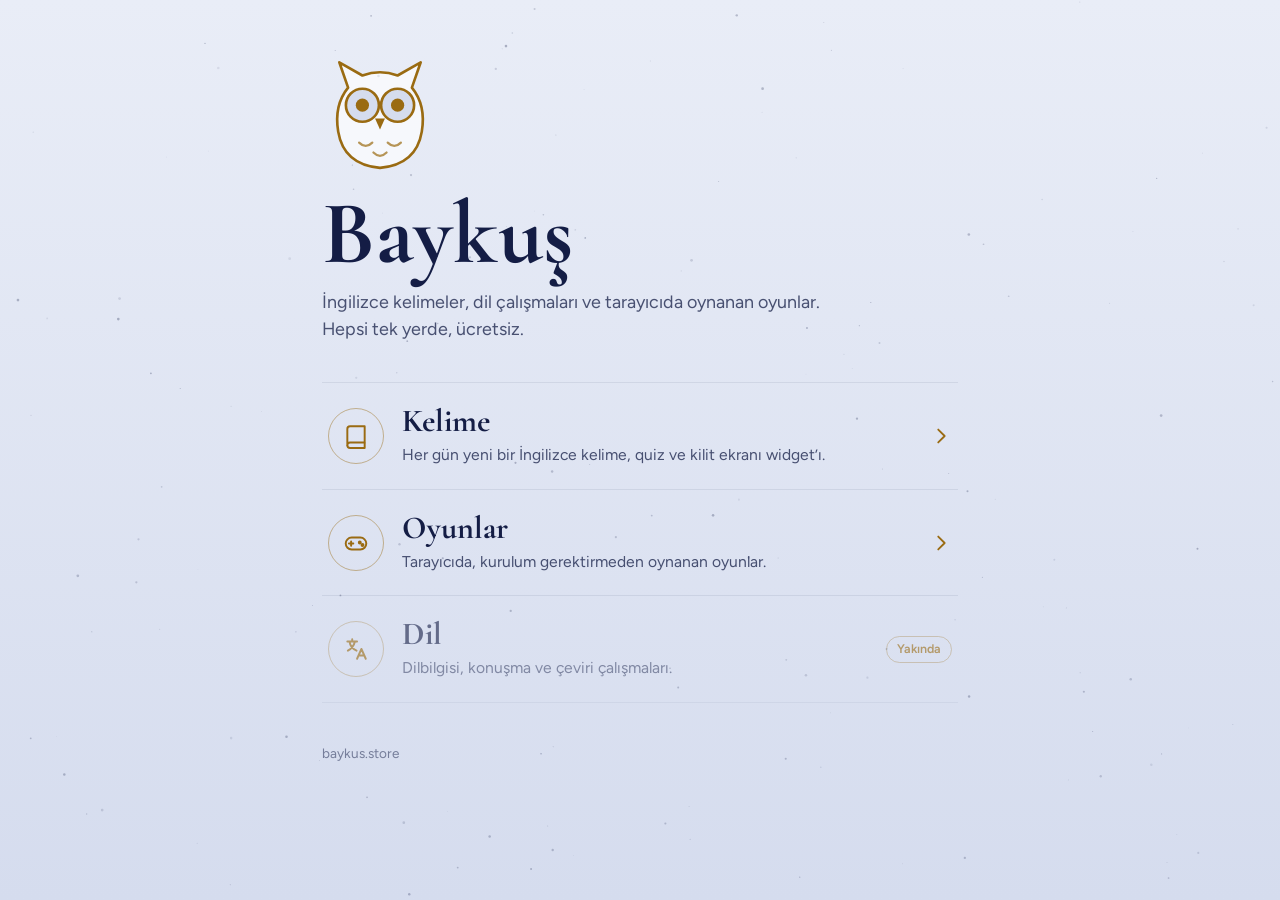
<file: index.html>
<!DOCTYPE html>
<html lang="tr">
<head>
<meta charset="utf-8">
<meta name="viewport" content="width=device-width, initial-scale=1, viewport-fit=cover">
<link rel="icon" href="data:image/svg+xml,<svg xmlns=%22http://www.w3.org/2000/svg%22 viewBox=%220 0 100 100%22><text y=%22.9em%22 font-size=%2290%22>🦉</text></svg>">
<link rel="preconnect" href="https://fonts.googleapis.com">
<link rel="preconnect" href="https://fonts.gstatic.com" crossorigin>
<link href="https://fonts.googleapis.com/css2?family=Cormorant+Garamond:wght@600;700&family=Figtree:wght@400;500;600;700&display=swap" rel="stylesheet">
<meta name="apple-mobile-web-app-title" content="Baykuş">
<title>Baykuş</title>
<style>
:root{
  --bg:#0b1233; --bg-deep:#04071a; --ink:#f3eedf; --ink-soft:rgba(243,238,223,.74); --ink-faint:rgba(243,238,223,.5);
  --gold:#e7c063; --gold-line:rgba(231,192,99,.5); --surface:rgba(255,255,255,.05); --surface-2:rgba(255,255,255,.1);
  --serif:"Cormorant Garamond","Iowan Old Style",Georgia,"Times New Roman",serif;
  --sans:"Figtree",-apple-system,"Segoe UI",Roboto,Helvetica,Arial,sans-serif;
  color-scheme:dark;box-sizing:border-box;
  padding-top:env(safe-area-inset-top,0px);padding-bottom:env(safe-area-inset-bottom,0px);
}
@media (prefers-color-scheme: light){:root:not([data-theme="dark"]){
  --bg:#e9edf7; --bg-deep:#d5dcee; --ink:#141d45; --ink-soft:rgba(20,29,69,.75); --ink-faint:rgba(20,29,69,.5);
  --gold:#9a6b12; --gold-line:rgba(154,107,18,.45); --surface:rgba(255,255,255,.65); --surface-2:rgba(20,29,69,.08);
  color-scheme:light;}}
:root[data-theme="dark"]{
  --bg:#0b1233; --bg-deep:#04071a; --ink:#f3eedf; --ink-soft:rgba(243,238,223,.74); --ink-faint:rgba(243,238,223,.5);
  --gold:#e7c063; --gold-line:rgba(231,192,99,.5); --surface:rgba(255,255,255,.05); --surface-2:rgba(255,255,255,.1);
  color-scheme:dark;}
*,*::before,*::after{box-sizing:border-box}
html{min-height:100%;background:linear-gradient(180deg,var(--bg),var(--bg-deep)) fixed var(--bg-deep);scroll-padding-top:env(safe-area-inset-top,0px)}
body{margin:0;min-height:100%;color:var(--ink);
  font-family:var(--sans);font-size:17px;line-height:1.5;-webkit-font-smoothing:antialiased}
#sky{position:fixed;inset:0;width:100%;height:100%;z-index:0;pointer-events:none}
.wrap{position:relative;z-index:1;max-width:680px;margin:0 auto;padding:48px 22px 64px}
a{color:inherit}
:focus-visible{outline:2px solid var(--gold);outline-offset:3px;border-radius:6px}
.rows{list-style:none;margin:0;padding:0;border-top:1px solid var(--surface-2)}
.row{display:grid;grid-template-columns:56px 1fr auto;gap:18px;align-items:center;padding:22px 6px;
  border-bottom:1px solid var(--surface-2);text-decoration:none;transition:background .2s}
a.row:hover{background:var(--surface)}
.row .ic{width:56px;height:56px;border:1.5px solid var(--gold-line);border-radius:50%;display:grid;place-items:center;color:var(--gold)}
.row .ic svg{width:26px;height:26px}
.row h2{font-family:var(--serif);font-weight:700;font-size:2rem;line-height:1;margin:0 0 6px}
.row p{margin:0;color:var(--ink-soft);font-size:.98rem}
.row .go{color:var(--gold);width:22px;height:22px}
.row.soon{opacity:.6}
.pill{font-size:.78rem;font-weight:600;color:var(--gold);border:1px solid var(--gold-line);border-radius:999px;padding:3px 10px;white-space:nowrap}
.back{display:inline-flex;align-items:center;gap:6px;color:var(--ink-faint);text-decoration:none;font-weight:600;font-size:.95rem;margin-bottom:28px}
.back:hover{color:var(--gold)}
.back svg{width:18px;height:18px}
footer{margin-top:40px;color:var(--ink-faint);font-size:.85rem}
@media (max-width:420px){.row{grid-template-columns:44px 1fr auto;gap:14px}.row .ic{width:44px;height:44px}.row h2{font-size:1.7rem}}
@media (prefers-reduced-motion: reduce){*{transition:none!important}}
.hero{display:flex;flex-direction:column;align-items:flex-start;margin-bottom:40px}
#owl{width:132px;height:132px;margin:0 0 14px -8px}
#owl .b{fill:var(--surface);stroke:var(--gold);stroke-width:2.4;stroke-linejoin:round}
#owl .e{fill:var(--bg-deep);stroke:var(--gold);stroke-width:2.4}
#owl .p{fill:var(--gold)}
#owl .k{fill:var(--gold)}
#owl .f{fill:none;stroke:var(--gold);stroke-width:2;stroke-linecap:round;opacity:.7}
#owl .lid{fill:var(--bg);transform-box:fill-box;transform-origin:center top;transform:scaleY(0)}
@media (prefers-reduced-motion: no-preference){#owl .lid{animation:blink 6s infinite}}
@keyframes blink{0%,94%,100%{transform:scaleY(0)}96%{transform:scaleY(1)}}
h1{font-family:var(--serif);font-weight:700;font-size:clamp(3.6rem,15vw,5.6rem);line-height:.9;margin:0;letter-spacing:.01em}
.tag{color:var(--ink-soft);font-size:1.12rem;max-width:30em;margin:14px 0 0}
</style>
</head>
<body>
<canvas id="sky" aria-hidden="true"></canvas>
<div class="wrap">
  <header class="hero">
    <svg id="owl" viewBox="0 0 120 120" aria-hidden="true">
      <path class="b" d="M31 36 23 13l21 12q16-6 32 0l21-12-8 23q13 16 9 40-5 30-38 33-33-3-38-33-4-24 9-40z"/>
      <circle class="e" cx="44" cy="52" r="15"/><circle class="e" cx="76" cy="52" r="15"/>
      <circle class="p" id="pl" cx="44" cy="52" r="6"/><circle class="p" id="pr" cx="76" cy="52" r="6"/>
      <rect class="lid" x="28" y="36" width="32" height="32" rx="16"/><rect class="lid" x="60" y="36" width="32" height="32" rx="16"/>
      <path class="k" d="M55.5 64h9L60 74z"/>
      <path class="f" d="M41 86q6 6 12 0M54 95q6 6 12 0M67 86q6 6 12 0"/>
    </svg>
    <h1>Baykuş</h1>
    <p class="tag">İngilizce kelimeler, dil çalışmaları ve tarayıcıda oynanan oyunlar. Hepsi tek yerde, ücretsiz.</p>
  </header>

  <nav aria-label="Bölümler">
  <ul class="rows">
    <li><a class="row" href="kelime/">
      <span class="ic"><svg viewBox="0 0 24 24" fill="none" stroke="currentColor" stroke-width="1.8" stroke-linejoin="round"><path d="M4 5.5A2.5 2.5 0 0 1 6.5 3H20v15H6.5A2.5 2.5 0 0 0 4 20.5z"/><path d="M4 20.5A2.5 2.5 0 0 0 6.5 23H20v-5"/></svg></span>
      <span><h2>Kelime</h2><p>Her gün yeni bir İngilizce kelime, quiz ve kilit ekranı widget’ı.</p></span>
      <svg class="go" viewBox="0 0 24 24" fill="none" stroke="currentColor" stroke-width="2" stroke-linecap="round" stroke-linejoin="round" aria-hidden="true"><path d="m9 5 7 7-7 7"/></svg>
    </a></li>
    <li><a class="row" href="oyunlar/">
      <span class="ic"><svg viewBox="0 0 24 24" fill="none" stroke="currentColor" stroke-width="1.8" stroke-linecap="round" stroke-linejoin="round"><rect x="2.5" y="7" width="19" height="11" rx="5.5"/><path d="M7.5 10.5v4M5.5 12.5h4"/><circle cx="15.5" cy="11.5" r=".9" fill="currentColor"/><circle cx="18" cy="13.8" r=".9" fill="currentColor"/></svg></span>
      <span><h2>Oyunlar</h2><p id="game-count">Tarayıcıda, kurulum gerektirmeden oynanan oyunlar.</p></span>
      <svg class="go" viewBox="0 0 24 24" fill="none" stroke="currentColor" stroke-width="2" stroke-linecap="round" stroke-linejoin="round" aria-hidden="true"><path d="m9 5 7 7-7 7"/></svg>
    </a></li>
    <li><div class="row soon" aria-disabled="true">
      <span class="ic"><svg viewBox="0 0 24 24" fill="none" stroke="currentColor" stroke-width="1.8" stroke-linecap="round" stroke-linejoin="round"><path d="M4 5h9M8.5 3v2M6 5c.5 4 3 7 6.5 8.5M11 5c-.8 3.5-3 6.5-6.5 8.5"/><path d="m13 21 4-9 4 9M14.5 18h5"/></svg></span>
      <span><h2>Dil</h2><p>Dilbilgisi, konuşma ve çeviri çalışmaları.</p></span>
      <span class="pill">Yakında</span>
    </div></li>
  </ul>
  </nav>
  <footer>baykus.store</footer>
</div>
<script>
/* Eski widget linkleri (baykus.store/#widget) kelime sayfasına gitsin */
if(location.hash==="#widget"||location.hash==="#widget2")location.replace("kelime/"+location.hash);
function drawSky(){
  const c=document.getElementById("sky"),dpr=devicePixelRatio||1;
  c.width=innerWidth*dpr;c.height=innerHeight*dpr;
  const x=c.getContext("2d");x.scale(dpr,dpr);
  const light=matchMedia("(prefers-color-scheme: light)").matches;
  let s=42;const r=()=>(s=(s*1103515245+12345)%2147483648)/2147483648;
  for(let i=0;i<160;i++){x.globalAlpha=(.25+r()*.75)*(light?.3:1);x.fillStyle=light?"#141d45":"#fff";x.beginPath();x.arc(r()*innerWidth,r()*innerHeight,.3+r()*1.1,0,Math.PI*2);x.fill();}
}
addEventListener("resize",drawSky);matchMedia("(prefers-color-scheme: light)").addEventListener("change",drawSky);drawSky();
/* Baykuşun gözleri imleci takip eder */
(function(){
  if(matchMedia("(prefers-reduced-motion: reduce)").matches)return;
  const owl=document.getElementById("owl"),eyes=[[document.getElementById("pl"),44],[document.getElementById("pr"),76]];
  addEventListener("pointermove",e=>{
    const r=owl.getBoundingClientRect(),k=r.width/120;
    for(const [p,cx] of eyes){
      const ex=r.left+cx*k, ey=r.top+52*k, dx=e.clientX-ex, dy=e.clientY-ey, d=Math.hypot(dx,dy)||1, m=Math.min(6,d/20);
      p.setAttribute("cx",cx+dx/d*m);p.setAttribute("cy",52+dy/d*m);
    }
  });
})();
</script>
</body>
</html>
</file>
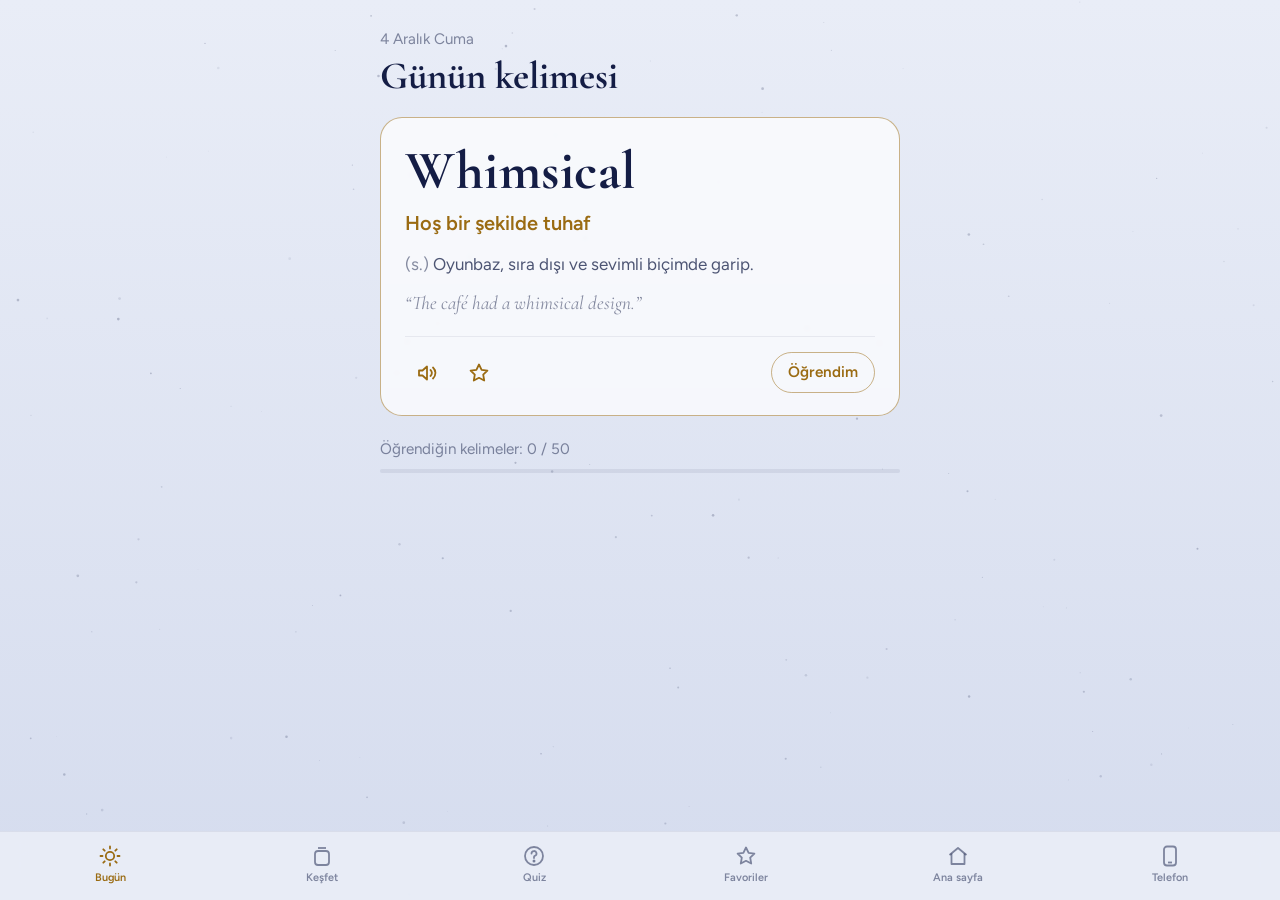
<file: kelime/index.html>
<!DOCTYPE html>
<html lang="tr">
<head>
<meta charset="utf-8">
<meta name="viewport" content="width=device-width, initial-scale=1, viewport-fit=cover">
<meta name="apple-mobile-web-app-capable" content="yes">
<meta name="apple-mobile-web-app-title" content="Baykuş">
<link rel="icon" href="data:image/svg+xml,<svg xmlns=%22http://www.w3.org/2000/svg%22 viewBox=%220 0 100 100%22><text y=%22.9em%22 font-size=%2290%22>🦉</text></svg>">
<title>Kelime | Baykuş</title>
<link rel="preconnect" href="https://fonts.googleapis.com">
<link rel="preconnect" href="https://fonts.gstatic.com" crossorigin>
<link href="https://fonts.googleapis.com/css2?family=Cormorant+Garamond:ital,wght@0,600;0,700;1,500&family=Figtree:wght@400;500;600;700&display=swap" rel="stylesheet">
<style>
:root{
  --bg:#0b1233; --bg-deep:#04071a; --ink:#f3eedf; --ink-soft:rgba(243,238,223,.74); --ink-faint:rgba(243,238,223,.5);
  --gold:#e7c063; --gold-line:rgba(231,192,99,.55); --surface:rgba(255,255,255,.055); --surface-2:rgba(255,255,255,.1);
  --right:#3f9e6b; --wrong:#b9524f; --star:rgba(255,255,255,.85); --nav:rgba(6,10,32,.92);
  --serif:"Cormorant Garamond", "Iowan Old Style", Georgia, "Times New Roman", serif;
  --sans:"Figtree", -apple-system, "Segoe UI", Roboto, Helvetica, Arial, sans-serif;
  color-scheme:dark;
  box-sizing:border-box;
  padding-top:env(safe-area-inset-top,0px);
  padding-bottom:env(safe-area-inset-bottom,0px);
}
@media (prefers-color-scheme: light){
  :root:not([data-theme="dark"]){
    --bg:#e9edf7; --bg-deep:#d5dcee; --ink:#141d45; --ink-soft:rgba(20,29,69,.75); --ink-faint:rgba(20,29,69,.5);
    --gold:#9a6b12; --gold-line:rgba(154,107,18,.5); --surface:rgba(255,255,255,.7); --surface-2:rgba(20,29,69,.07);
    --right:#2f8a59; --wrong:#b2453f; --star:rgba(20,29,69,.25); --nav:rgba(233,237,247,.94);
    color-scheme:light;
  }
}
:root[data-theme="dark"]{
  --bg:#0b1233; --bg-deep:#04071a; --ink:#f3eedf; --ink-soft:rgba(243,238,223,.74); --ink-faint:rgba(243,238,223,.5);
  --gold:#e7c063; --gold-line:rgba(231,192,99,.55); --surface:rgba(255,255,255,.055); --surface-2:rgba(255,255,255,.1);
  --right:#3f9e6b; --wrong:#b9524f; --star:rgba(255,255,255,.85); --nav:rgba(6,10,32,.92);
  color-scheme:dark;
}
*,*::before,*::after{box-sizing:border-box}
html{height:100%;background:var(--bg-deep);scroll-padding-top:env(safe-area-inset-top,0px)}
body{
  margin:0;height:100%;display:flex;flex-direction:column;
  background:linear-gradient(180deg,var(--bg),var(--bg-deep));
  color:var(--ink);font-family:var(--sans);font-size:17px;line-height:1.5;
  -webkit-font-smoothing:antialiased;
}
body::before{content:"";position:fixed;inset:0 0 auto;height:env(safe-area-inset-top,0px);z-index:10;background:var(--bg)}
#sky{position:fixed;inset:0;width:100%;height:100%;z-index:0;pointer-events:none}
main{position:relative;z-index:1;flex:1;min-height:0;overflow-y:auto;overflow-x:hidden}
.view{display:none;max-width:560px;margin:0 auto;padding:28px 20px 32px}
.view.active{display:block}
h1{font-family:var(--serif);font-weight:700;font-size:2.4rem;line-height:1.1;margin:4px 0 20px}
.date{color:var(--ink-faint);margin:0;font-size:.95rem}
.muted{color:var(--ink-soft)}
.small{font-size:.9rem}

/* Kart */
.card{
  background:var(--surface);border:1.5px solid var(--gold-line);border-radius:22px;
  padding:26px 24px 20px;backdrop-filter:blur(2px);
}
.word{font-family:var(--serif);font-weight:700;font-size:clamp(2.4rem,11vw,3.4rem);line-height:1;margin:0;letter-spacing:.01em;overflow-wrap:anywhere}
.meaning{color:var(--gold);font-weight:600;font-size:1.25rem;margin:10px 0 14px}
.def{margin:0 0 12px;color:var(--ink-soft)}
.type{color:var(--ink-faint)}
.ex{font-family:var(--serif);font-style:italic;font-size:1.2rem;line-height:1.45;color:var(--ink-faint);margin:0 0 18px}
.actions{display:flex;align-items:center;gap:8px;border-top:1px solid var(--surface-2);padding-top:14px}
.actions .spacer{flex:1}
button{font:inherit;color:inherit;cursor:pointer}
.icon-btn{width:44px;height:44px;border-radius:50%;border:none;background:transparent;color:var(--gold);display:grid;place-items:center}
.icon-btn:hover{background:var(--surface-2)}
.icon-btn svg{width:24px;height:24px}
.icon-btn[aria-pressed="true"] svg{fill:currentColor}
.learn-btn{border:1.5px solid var(--gold-line);background:transparent;color:var(--gold);border-radius:999px;padding:8px 16px;font-weight:600;font-size:.95rem}
.learn-btn[aria-pressed="true"]{background:var(--gold);color:var(--bg-deep);border-color:var(--gold)}
:focus-visible{outline:2px solid var(--gold);outline-offset:3px}

.stat{margin-top:22px;color:var(--ink-faint);font-size:.95rem}
.bar{height:4px;border-radius:2px;background:var(--surface-2);margin-top:8px;overflow:hidden}
.bar span{display:block;height:100%;background:var(--gold);width:0;transition:width .4s}

/* Keşfet */
#kesfet.active{display:block;max-width:none;padding:0;height:100%}
.snap{height:100%;overflow-y:auto;scroll-snap-type:y mandatory}
.snap section{height:100%;scroll-snap-align:start;display:flex;align-items:center;justify-content:center;padding:20px}
.snap .card{width:100%;max-width:520px}
.hint{text-align:center;color:var(--ink-faint);font-size:.85rem;margin-top:14px}

/* Quiz */
.score{color:var(--gold);font-weight:600;margin:0 0 8px}
.quiz-word{font-family:var(--serif);font-weight:700;font-size:clamp(2.6rem,12vw,3.6rem);line-height:1;margin:24px 0 6px}
.options{display:grid;gap:10px;margin:22px 0}
.opt{text-align:left;padding:15px 18px;border-radius:14px;border:1.5px solid var(--surface-2);background:var(--surface);font-weight:500;transition:background .2s,border-color .2s}
.opt:hover:not([disabled]){border-color:var(--gold-line)}
.opt.right{background:var(--right);border-color:var(--right);color:#fff}
.opt.wrong{background:var(--wrong);border-color:var(--wrong);color:#fff}
.opt[disabled]{cursor:default}
.primary{background:var(--gold);color:var(--bg-deep);border:none;border-radius:999px;padding:12px 26px;font-weight:700}
.reveal{color:var(--ink-soft);margin:0 0 18px}

/* Favoriler */
.fav-list{list-style:none;padding:0;margin:0;display:grid;gap:2px}
.fav-list button{width:100%;text-align:left;background:none;border:none;border-bottom:1px solid var(--surface-2);padding:14px 4px;display:flex;justify-content:space-between;align-items:baseline;gap:12px}
.fav-list .w{font-family:var(--serif);font-weight:700;font-size:1.5rem}
.fav-list .m{color:var(--gold);font-size:.95rem;text-align:right}
.empty{padding:40px 0;color:var(--ink-soft)}

/* Rehber */
.steps{padding-left:1.2em;margin:0 0 20px}
.steps li{margin-bottom:10px;color:var(--ink-soft)}
.steps b{color:var(--ink)}
.preview{margin:24px 0;border-radius:22px;overflow:hidden;border:1.5px solid var(--gold-line);height:170px;position:relative}
code{background:var(--surface-2);padding:2px 6px;border-radius:6px;font-size:.9em}

/* Alt menü */
nav{
  position:relative;z-index:2;display:flex;justify-content:space-around;
  background:var(--nav);border-top:1px solid var(--surface-2);padding:6px 4px 8px;
  backdrop-filter:blur(12px);-webkit-backdrop-filter:blur(12px);
}
nav a{flex:1;min-width:0;display:flex;flex-direction:column;align-items:center;gap:2px;text-decoration:none;color:var(--ink-faint);font-size:.68rem;white-space:nowrap;font-weight:600;padding:6px 0;border-radius:10px}
nav a svg{width:24px;height:24px}
nav a[aria-current="page"]{color:var(--gold)}

/* Dialog */
dialog{border:none;padding:0;background:transparent;width:min(520px,calc(100% - 32px));color:var(--ink)}
dialog::backdrop{background:rgba(2,4,14,.7)}
dialog .card{background:var(--bg)}
.close{display:block;margin:12px auto 0;background:none;border:1.5px solid var(--gold-line);color:var(--gold);border-radius:999px;padding:8px 22px;font-weight:600}

/* Widget modu (#widget, #widget2) */
body.widget-mode nav{display:none}
body.widget-mode main{overflow:hidden}
.wg{height:100%;display:flex;flex-direction:column;justify-content:center;padding:6vmin 7vmin;overflow:hidden}
.wg .w{font-family:var(--serif);font-weight:700;font-size:clamp(20px,15vmin,72px);line-height:1;margin:0;overflow-wrap:anywhere}
.wg .m{color:var(--gold);font-weight:600;font-size:clamp(12px,7vmin,28px);margin:.35em 0 .4em}
.wg .d{color:var(--ink-soft);font-size:clamp(11px,5.4vmin,20px);line-height:1.35;margin:0;display:-webkit-box;-webkit-line-clamp:4;-webkit-box-orient:vertical;overflow:hidden}

@media (prefers-reduced-motion: reduce){*{transition:none!important;scroll-behavior:auto!important}}
@media (prefers-reduced-motion: no-preference){
  #bugun.active .card{animation:rise .7s cubic-bezier(.2,.7,.2,1) both}
  @keyframes rise{from{opacity:0;transform:translateY(14px)}to{opacity:1;transform:none}}
}
</style>
</head>
<body>
<canvas id="sky" aria-hidden="true"></canvas>

<main id="main">
  <section class="view" id="bugun" aria-labelledby="t-bugun">
    <p class="date" id="today-date"></p>
    <h1 id="t-bugun">Günün kelimesi</h1>
    <div id="today-card"></div>
    <div class="stat"><span id="learned-text"></span><div class="bar"><span id="learned-bar"></span></div></div>
  </section>

  <section class="view" id="kesfet" aria-label="Keşfet">
    <div class="snap" id="snap"></div>
  </section>

  <section class="view" id="quiz" aria-labelledby="t-quiz">
    <p class="score" id="score"></p>
    <h1 id="t-quiz" class="quiz-word"></h1>
    <p class="muted">Bu kelimenin anlamı ne?</p>
    <div class="options" id="options"></div>
    <div id="quiz-after" hidden>
      <p class="reveal" id="reveal"></p>
      <button class="primary" id="next">Sonraki kelime</button>
    </div>
  </section>

  <section class="view" id="favoriler" aria-labelledby="t-fav">
    <h1 id="t-fav">Favoriler</h1>
    <ul class="fav-list" id="fav-list"></ul>
  </section>

  <section class="view" id="nasil" aria-labelledby="t-nasil">
    <h1 id="t-nasil">Telefona ekle</h1>
    <h2 class="meaning" style="margin-top:0">Ana ekrana uygulama gibi</h2>
    <ol class="steps">
      <li>Bu sayfayı Safari’de aç.</li>
      <li><b>⋯</b> menüsü → <b>Paylaş</b> → <b>Ana Ekrana Ekle</b>.</li>
      <li>Simgeye dokununca tam ekran açılır.</li>
    </ol>
    <h2 class="meaning">Kilit ekranına widget olarak</h2>
    <ol class="steps">
      <li>App Store’dan bir web widget uygulaması indir (ör. <b>Widget Web</b>).</li>
      <li>Bu sayfanın linkinin sonuna <code>#widget</code> ekleyip o uygulamaya yapıştır. Yan yana ikinci, farklı bir kelime için <code>#widget2</code> kullan.</li>
      <li>Kilit ekranını basılı tut → <b>Özelleştir</b> → widget alanına dokun → uygulamanın widget’ını seç.</li>
    </ol>
    <p class="muted small">Widget görünümü kelimeyi her saat başı değiştirir. Önizleme:</p>
    <div class="preview" id="preview"></div>
  </section>
</main>

<nav aria-label="Bölümler">
  <a href="#bugun" data-tab="bugun"><svg viewBox="0 0 24 24" fill="none" stroke="currentColor" stroke-width="1.8" stroke-linecap="round"><circle cx="12" cy="12" r="4.2"/><path d="M12 2.5v2M12 19.5v2M2.5 12h2M19.5 12h2M5.3 5.3l1.4 1.4M17.3 17.3l1.4 1.4M5.3 18.7l1.4-1.4M17.3 6.7l1.4-1.4"/></svg>Bugün</a>
  <a href="#kesfet" data-tab="kesfet"><svg viewBox="0 0 24 24" fill="none" stroke="currentColor" stroke-width="1.8" stroke-linejoin="round"><rect x="5" y="7" width="14" height="14" rx="3"/><path d="M8 4h8"/></svg>Keşfet</a>
  <a href="#quiz" data-tab="quiz"><svg viewBox="0 0 24 24" fill="none" stroke="currentColor" stroke-width="1.8" stroke-linecap="round"><circle cx="12" cy="12" r="9"/><path d="M9.5 9.5a2.5 2.5 0 1 1 3.3 2.4c-.5.2-.8.6-.8 1.1V14"/><circle cx="12" cy="17" r=".6" fill="currentColor"/></svg>Quiz</a>
  <a href="#favoriler" data-tab="favoriler"><svg viewBox="0 0 24 24" fill="none" stroke="currentColor" stroke-width="1.8" stroke-linejoin="round"><path d="m12 3.5 2.6 5.3 5.8.8-4.2 4.1 1 5.8L12 16.8l-5.2 2.7 1-5.8-4.2-4.1 5.8-.8z"/></svg>Favoriler</a>
  <a href="../"><svg viewBox="0 0 24 24" fill="none" stroke="currentColor" stroke-width="1.8" stroke-linejoin="round"><path d="M3.5 11 12 4l8.5 7"/><path d="M5.5 9.5V20h13V9.5"/></svg>Ana sayfa</a>
  <a href="#nasil" data-tab="nasil"><svg viewBox="0 0 24 24" fill="none" stroke="currentColor" stroke-width="1.8" stroke-linejoin="round"><rect x="6" y="2.5" width="12" height="19" rx="3"/><path d="M10 18.5h4"/></svg>Telefon</a>
</nav>

<dialog id="dlg"><div id="dlg-card"></div><button class="close" id="dlg-close">Kapat</button></dialog>

<script>
const WORDS=[
{id:1,word:"Solitude",meaning:"Kendi başına kalma",type:"i.",definition:"Yalnız hissetmeden tek başına vakit geçirme hali.",example:"She found peace in the solitude of the mountains."},
{id:2,word:"Resilience",meaning:"Dayanıklılık",type:"i.",definition:"Zorluklar karşısında yeniden güç kazanma yeteneği.",example:"Her resilience after the accident inspired everyone."},
{id:3,word:"Yearning",meaning:"Derin özlem",type:"i.",definition:"Çok istediğin ama ulaşması zor olan bir şeye duyulan özlem.",example:"He felt a yearning for the simple days of childhood."},
{id:4,word:"Longing",meaning:"Hasret",type:"i.",definition:"Birini ya da bir yeri yeniden görmeyi çok isteme duygusu.",example:"She looked at the old photo with longing."},
{id:5,word:"Vellichor",meaning:"Eski kitapçı büyüsü",type:"i.",definition:"Eski kitapçılarda ya da eski kitapların arasında hissedilen nostalji duygusu.",example:"The dusty bookshop filled him with vellichor."},
{id:6,word:"Solivagant",meaning:"Yalnız gezgin",type:"i.",definition:"Dünyayı tek başına dolaşan kişi.",example:"As a solivagant, she crossed Asia with only a backpack."},
{id:7,word:"Serendipity",meaning:"Mutlu tesadüf",type:"i.",definition:"Aramadan güzel bir şeyi şans eseri bulma.",example:"Meeting my best friend was pure serendipity."},
{id:8,word:"Ephemeral",meaning:"Kısa ömürlü",type:"s.",definition:"Çok kısa süren, çabucak kaybolan.",example:"Fame on social media is often ephemeral."},
{id:9,word:"Petrichor",meaning:"Yağmur kokusu",type:"i.",definition:"Kuru toprağa ilk yağmur düştüğünde yükselen hoş koku.",example:"I love the petrichor after a summer storm."},
{id:10,word:"Sonder",meaning:"Herkesin bir hikâyesi var hissi",type:"i.",definition:"Yanından geçen her yabancının da senin kadar zengin bir hayatı olduğunu fark etme hissi.",example:"Sitting in the busy station, she was struck by sonder."},
{id:11,word:"Nostalgia",meaning:"Nostalji",type:"i.",definition:"Geçmişe duyulan tatlı, hüzünlü özlem.",example:"The old song filled him with nostalgia."},
{id:12,word:"Melancholy",meaning:"Hüzün",type:"i.",definition:"Belirgin bir sebebi olmayan derin ve sessiz keder.",example:"A gentle melancholy settled over the town in autumn."},
{id:13,word:"Euphoria",meaning:"Coşku",type:"i.",definition:"Yoğun mutluluk ve heyecan hali.",example:"The team was in a state of euphoria after the win."},
{id:14,word:"Eloquent",meaning:"Etkili konuşan",type:"s.",definition:"Düşüncelerini akıcı ve etkileyici biçimde ifade eden.",example:"She gave an eloquent speech at the ceremony."},
{id:15,word:"Ineffable",meaning:"Tarifsiz",type:"s.",definition:"Sözcüklerle anlatılamayacak kadar büyük ya da güzel.",example:"The view from the summit was ineffable."},
{id:16,word:"Luminous",meaning:"Işıl ışıl",type:"s.",definition:"Işık saçan, parlak.",example:"The moon was luminous above the sea."},
{id:17,word:"Wanderlust",meaning:"Gezme tutkusu",type:"i.",definition:"Dünyayı gezip görmeye duyulan güçlü istek.",example:"Her wanderlust took her to thirty countries."},
{id:18,word:"Ethereal",meaning:"Dünya dışı zarafet",type:"s.",definition:"Bu dünyaya ait değilmiş gibi zarif ve hafif.",example:"The singer had an ethereal voice."},
{id:19,word:"Serene",meaning:"Dingin",type:"s.",definition:"Sakin, huzurlu ve telaşsız.",example:"The lake looked serene at dawn."},
{id:20,word:"Epiphany",meaning:"Aydınlanma anı",type:"i.",definition:"Bir şeyi aniden ve derinden kavrama anı.",example:"He had an epiphany while walking home."},
{id:21,word:"Limerence",meaning:"Saplantılı aşk",type:"i.",definition:"Birine karşı duyulan yoğun, karşılık bekleyen tutku hali.",example:"What she felt wasn’t love yet, it was limerence."},
{id:22,word:"Halcyon",meaning:"Huzurlu ve mutlu (geçmiş)",type:"s.",definition:"Geçmişte kalan sakin ve mutlu dönemleri anlatır.",example:"They often talked about the halcyon days of their youth."},
{id:23,word:"Sanguine",meaning:"İyimser",type:"s.",definition:"Zor durumlarda bile umutlu ve neşeli olan.",example:"He remained sanguine about the future."},
{id:24,word:"Tenacity",meaning:"Azim",type:"i.",definition:"Bir amaçtan vazgeçmeden kararlılıkla devam etme.",example:"Her tenacity helped her finish the marathon."},
{id:25,word:"Benevolent",meaning:"Hayırsever",type:"s.",definition:"İyilik yapmaya istekli, iyi niyetli.",example:"A benevolent stranger paid for our meal."},
{id:26,word:"Candor",meaning:"Açık sözlülük",type:"i.",definition:"Düşündüğünü dürüstçe ve saklamadan söyleme.",example:"I appreciate your candor."},
{id:27,word:"Empathy",meaning:"Empati",type:"i.",definition:"Başkasının duygularını anlayıp paylaşabilme.",example:"Good teachers show empathy toward their students."},
{id:28,word:"Gratitude",meaning:"Minnettarlık",type:"i.",definition:"Yapılan iyiliğe karşı duyulan şükran.",example:"She expressed her gratitude with a handwritten note."},
{id:29,word:"Perseverance",meaning:"Sebat",type:"i.",definition:"Zorluklara rağmen çabayı sürdürme.",example:"Learning a language takes perseverance."},
{id:30,word:"Solace",meaning:"Teselli",type:"i.",definition:"Üzüntü anında bulunan avuntu ve rahatlama.",example:"He found solace in music."},
{id:31,word:"Tranquility",meaning:"Sükûnet",type:"i.",definition:"Gürültüden ve kaygıdan uzak, derin huzur hali.",example:"The garden was a place of tranquility."},
{id:32,word:"Reverie",meaning:"Hayale dalma",type:"i.",definition:"Hoş düşüncelere dalıp gitme hali.",example:"The bell woke her from her reverie."},
{id:33,word:"Mellifluous",meaning:"Kulağa tatlı gelen",type:"s.",definition:"Bal gibi akıcı ve hoş tınılı (genellikle ses için).",example:"He had a mellifluous voice, perfect for radio."},
{id:34,word:"Enigma",meaning:"Muamma",type:"i.",definition:"Anlaşılması ya da çözülmesi zor, gizemli şey veya kişi.",example:"Her past remained an enigma."},
{id:35,word:"Labyrinth",meaning:"Labirent",type:"i.",definition:"İçinde yolun kolayca kaybedildiği karmaşık yapı.",example:"The old city is a labyrinth of narrow streets."},
{id:36,word:"Catharsis",meaning:"Arınma",type:"i.",definition:"Bastırılmış duyguların dışa vurulmasıyla gelen rahatlama.",example:"Writing the letter was a catharsis for him."},
{id:37,word:"Ubiquitous",meaning:"Her yerde olan",type:"s.",definition:"Aynı anda her yerde bulunan, çok yaygın.",example:"Smartphones have become ubiquitous."},
{id:38,word:"Pensive",meaning:"Dalgın",type:"s.",definition:"Derin ve biraz hüzünlü düşüncelere dalmış.",example:"She sat by the window in a pensive mood."},
{id:39,word:"Wistful",meaning:"Buruk",type:"s.",definition:"Kaybolan ya da ulaşılamayan bir şeye hafif hüzünle özlem duyan.",example:"He gave a wistful smile as he left."},
{id:40,word:"Zenith",meaning:"Doruk",type:"i.",definition:"Bir şeyin ulaştığı en yüksek nokta.",example:"The empire reached its zenith in the 16th century."},
{id:41,word:"Oblivion",meaning:"Unutuluş",type:"i.",definition:"Tamamen unutulma ya da hiçbir şeyin farkında olmama hali.",example:"The old song faded into oblivion."},
{id:42,word:"Cherish",meaning:"Değer vermek",type:"f.",definition:"Birini ya da bir şeyi sevgiyle korumak ve kıymetini bilmek.",example:"I cherish every moment with my family."},
{id:43,word:"Linger",meaning:"Oyalanmak, sürmek",type:"f.",definition:"Bir yerde gereğinden uzun kalmak ya da etkisini sürdürmek.",example:"The smell of coffee lingered in the room."},
{id:44,word:"Embrace",meaning:"Kucaklamak",type:"f.",definition:"Bir şeyi isteyerek kabul etmek ya da birine sarılmak.",example:"She decided to embrace the change."},
{id:45,word:"Flourish",meaning:"Serpilmek",type:"f.",definition:"Sağlıklı biçimde büyüyüp gelişmek, başarılı olmak.",example:"Plants flourish in sunlight."},
{id:46,word:"Ponder",meaning:"Uzun uzun düşünmek",type:"f.",definition:"Bir konuyu dikkatle ve derinlemesine düşünmek.",example:"He pondered the question for a while."},
{id:47,word:"Aurora",meaning:"Kutup ışıkları",type:"i.",definition:"Kutup bölgelerinde gökyüzünde görülen renkli ışık dansı.",example:"We watched the aurora dance over Norway."},
{id:48,word:"Epoch",meaning:"Çağ",type:"i.",definition:"Önemli olaylarla belirlenen tarihsel dönem.",example:"The internet marked a new epoch in communication."},
{id:49,word:"Bliss",meaning:"Saf mutluluk",type:"i.",definition:"Kusursuz ve derin mutluluk hali.",example:"Lying on the beach was pure bliss."},
{id:50,word:"Whimsical",meaning:"Hoş bir şekilde tuhaf",type:"s.",definition:"Oyunbaz, sıra dışı ve sevimli biçimde garip.",example:"The café had a whimsical design."}
];

/* ---- Kelime seçimi (iOS uygulamasıyla aynı mantık) ---- */
const byId=id=>WORDS.find(w=>w.id===id);
function wordBySeed(seed){const c=WORDS.length;const i=((seed%c)+c)%c;return WORDS[(i*7919)%c];}
function dayIndex(d=new Date()){return Math.round(new Date(d.getFullYear(),d.getMonth(),d.getDate()).getTime()/86400000);}
const wordOfTheDay=()=>wordBySeed(dayIndex()*31);
function hourWords(count){const h=Math.floor(Date.now()/3600000);return Array.from({length:count},(_,i)=>wordBySeed(h*count+i));}

/* ---- Kayıt (bu tarayıcıya özel) ---- */
function load(k){try{return new Set(JSON.parse(localStorage.getItem(k))||[])}catch(e){return new Set()}}
function save(k,s){try{localStorage.setItem(k,JSON.stringify([...s]))}catch(e){}}
const favs=load("favs"), learned=load("learned");

const esc=s=>String(s).replace(/[&<>"]/g,c=>({"&":"&amp;","<":"&lt;",">":"&gt;",'"':"&quot;"}[c]));

const ICON_SPEAK='<svg viewBox="0 0 24 24" fill="none" stroke="currentColor" stroke-width="1.8" stroke-linecap="round" stroke-linejoin="round"><path d="M4 9.5h3.5L12 5.5v13l-4.5-4H4z"/><path d="M15.5 9a4 4 0 0 1 0 6M18 6.5a7.5 7.5 0 0 1 0 11"/></svg>';
const ICON_STAR='<svg viewBox="0 0 24 24" stroke="currentColor" fill="none" stroke-width="1.8" stroke-linejoin="round"><path d="m12 3.5 2.6 5.3 5.8.8-4.2 4.1 1 5.8L12 16.8l-5.2 2.7 1-5.8-4.2-4.1 5.8-.8z"/></svg>';

function cardHTML(w){
  const f=favs.has(w.id), l=learned.has(w.id);
  return `<article class="card" data-id="${w.id}">
    <h2 class="word" lang="en">${esc(w.word)}</h2>
    <p class="meaning">${esc(w.meaning)}</p>
    <p class="def"><span class="type">(${esc(w.type)})</span> ${esc(w.definition)}</p>
    <p class="ex" lang="en">“${esc(w.example)}”</p>
    <div class="actions">
      <button class="icon-btn" data-act="speak" aria-label="Sesli oku">${ICON_SPEAK}</button>
      <button class="icon-btn" data-act="fav" aria-pressed="${f}" aria-label="Favorilere ekle">${ICON_STAR}</button>
      <span class="spacer"></span>
      <button class="learn-btn" data-act="learn" aria-pressed="${l}">${l?"Öğrenildi ✓":"Öğrendim"}</button>
    </div>
  </article>`;
}

function syncCards(id){
  document.querySelectorAll(`.card[data-id="${id}"]`).forEach(c=>{
    c.querySelector('[data-act="fav"]').setAttribute("aria-pressed",favs.has(id));
    const lb=c.querySelector('[data-act="learn"]');
    lb.setAttribute("aria-pressed",learned.has(id));
    lb.textContent=learned.has(id)?"Öğrenildi ✓":"Öğrendim";
  });
}

function speak(text){
  if(!("speechSynthesis" in window))return;
  speechSynthesis.cancel();
  const u=new SpeechSynthesisUtterance(text);u.lang="en-US";u.rate=.85;
  speechSynthesis.speak(u);
}

document.addEventListener("click",e=>{
  const b=e.target.closest("[data-act]");if(!b)return;
  const id=+b.closest(".card").dataset.id, w=byId(id);
  if(b.dataset.act==="speak")speak(w.word);
  if(b.dataset.act==="fav"){favs.has(id)?favs.delete(id):favs.add(id);save("favs",favs);syncCards(id);renderFavs();}
  if(b.dataset.act==="learn"){learned.has(id)?learned.delete(id):learned.add(id);save("learned",learned);syncCards(id);renderStats();}
});

/* ---- Bugün ---- */
function renderToday(){
  document.getElementById("today-date").textContent=new Date().toLocaleDateString("tr-TR",{weekday:"long",day:"numeric",month:"long"});
  document.getElementById("today-card").innerHTML=cardHTML(wordOfTheDay());
  renderStats();
}
function renderStats(){
  document.getElementById("learned-text").textContent=`Öğrendiğin kelimeler: ${learned.size} / ${WORDS.length}`;
  document.getElementById("learned-bar").style.width=(learned.size/WORDS.length*100)+"%";
}

/* ---- Keşfet ---- */
function renderExplore(){
  const list=[...WORDS].sort(()=>Math.random()-.5);
  document.getElementById("snap").innerHTML=list.map((w,i)=>
    `<section><div style="width:100%;max-width:520px">${cardHTML(w)}${i===0?'<p class="hint">Yeni kelime için yukarı kaydır</p>':''}</div></section>`
  ).join("");
}

/* ---- Quiz ---- */
let q, score=0, total=0;
function newQuestion(){
  const w=WORDS[Math.floor(Math.random()*WORDS.length)];
  const others=WORDS.filter(x=>x.id!==w.id).sort(()=>Math.random()-.5).slice(0,3);
  q={w,opts:[...others,w].sort(()=>Math.random()-.5)};
  document.getElementById("t-quiz").textContent=w.word;
  document.getElementById("score").textContent=`Skor: ${score} / ${total}`;
  document.getElementById("options").innerHTML=q.opts.map(o=>`<button class="opt" data-opt="${o.id}">${esc(o.meaning)}</button>`).join("");
  document.getElementById("quiz-after").hidden=true;
}
document.getElementById("options").addEventListener("click",e=>{
  const b=e.target.closest(".opt");if(!b||b.disabled)return;
  const picked=+b.dataset.opt;total++;if(picked===q.w.id)score++;
  document.querySelectorAll(".opt").forEach(o=>{
    o.disabled=true;
    if(+o.dataset.opt===q.w.id)o.classList.add("right");
    else if(o===b)o.classList.add("wrong");
  });
  document.getElementById("score").textContent=`Skor: ${score} / ${total}`;
  document.getElementById("reveal").textContent=`(${q.w.type}) ${q.w.definition}`;
  document.getElementById("quiz-after").hidden=false;
});
document.getElementById("next").addEventListener("click",newQuestion);

/* ---- Favoriler ---- */
function renderFavs(){
  const list=WORDS.filter(w=>favs.has(w.id));
  const ul=document.getElementById("fav-list");
  ul.innerHTML=list.length?list.map(w=>`<li><button data-open="${w.id}"><span class="w" lang="en">${esc(w.word)}</span><span class="m">${esc(w.meaning)}</span></button></li>`).join("")
    :`<li class="empty">Henüz favori kelimen yok. Kartlardaki yıldıza dokunarak ekleyebilirsin.</li>`;
}
const dlg=document.getElementById("dlg");
document.getElementById("fav-list").addEventListener("click",e=>{
  const b=e.target.closest("[data-open]");if(!b)return;
  document.getElementById("dlg-card").innerHTML=cardHTML(byId(+b.dataset.open));
  dlg.showModal();
});
document.getElementById("dlg-close").addEventListener("click",()=>dlg.close());
dlg.addEventListener("click",e=>{if(e.target===dlg)dlg.close();});

/* ---- Widget görünümü ---- */
function widgetHTML(w){return `<div class="wg"><p class="w" lang="en">${esc(w.word)}</p><p class="m">${esc(w.meaning)}</p><p class="d">(${esc(w.type)}) ${esc(w.definition)}</p></div>`;}
let widgetSlot=null;
function renderWidget(){
  if(widgetSlot===null)return;
  document.getElementById("main").innerHTML=widgetHTML(hourWords(2)[widgetSlot]);
}
document.getElementById("preview").innerHTML=widgetHTML(hourWords(2)[0]);

/* ---- Yıldızlar ---- */
function drawSky(){
  const c=document.getElementById("sky"),dpr=window.devicePixelRatio||1;
  c.width=innerWidth*dpr;c.height=innerHeight*dpr;
  const x=c.getContext("2d");x.scale(dpr,dpr);
  const col=getComputedStyle(document.documentElement).getPropertyValue("--star").trim();
  let s=42;const r=()=>(s=(s*1103515245+12345)%2147483648)/2147483648;
  for(let i=0;i<160;i++){
    x.globalAlpha=.25+r()*.75;x.fillStyle=col;x.beginPath();
    x.arc(r()*innerWidth,r()*innerHeight,.3+r()*1.1,0,Math.PI*2);x.fill();
  }
}
addEventListener("resize",drawSky);
matchMedia("(prefers-color-scheme: light)").addEventListener("change",drawSky);

/* ---- Sekmeler ---- */
const TABS=["bugun","kesfet","quiz","favoriler","nasil"];
function show(id){
  if(!TABS.includes(id))id="bugun";
  document.querySelectorAll(".view").forEach(v=>v.classList.toggle("active",v.id===id));
  document.querySelectorAll("nav a").forEach(a=>{
    if(a.dataset.tab===id)a.setAttribute("aria-current","page");else a.removeAttribute("aria-current");
  });
  document.getElementById("main").scrollTop=0;
}
document.querySelector("nav").addEventListener("click",e=>{
  const a=e.target.closest("a[data-tab]");if(!a)return;e.preventDefault();show(a.dataset.tab);
});

/* ---- Başlat ---- */
const hash=location.hash.slice(1);
drawSky();
if(hash==="widget"||hash==="widget2"){
  widgetSlot=hash==="widget"?0:1;
  document.body.classList.add("widget-mode");
  renderWidget();
  setInterval(renderWidget,60000);
}else{
  renderToday();renderExplore();newQuestion();renderFavs();
  show(hash);
}
</script>
</body>
</html>
</file>
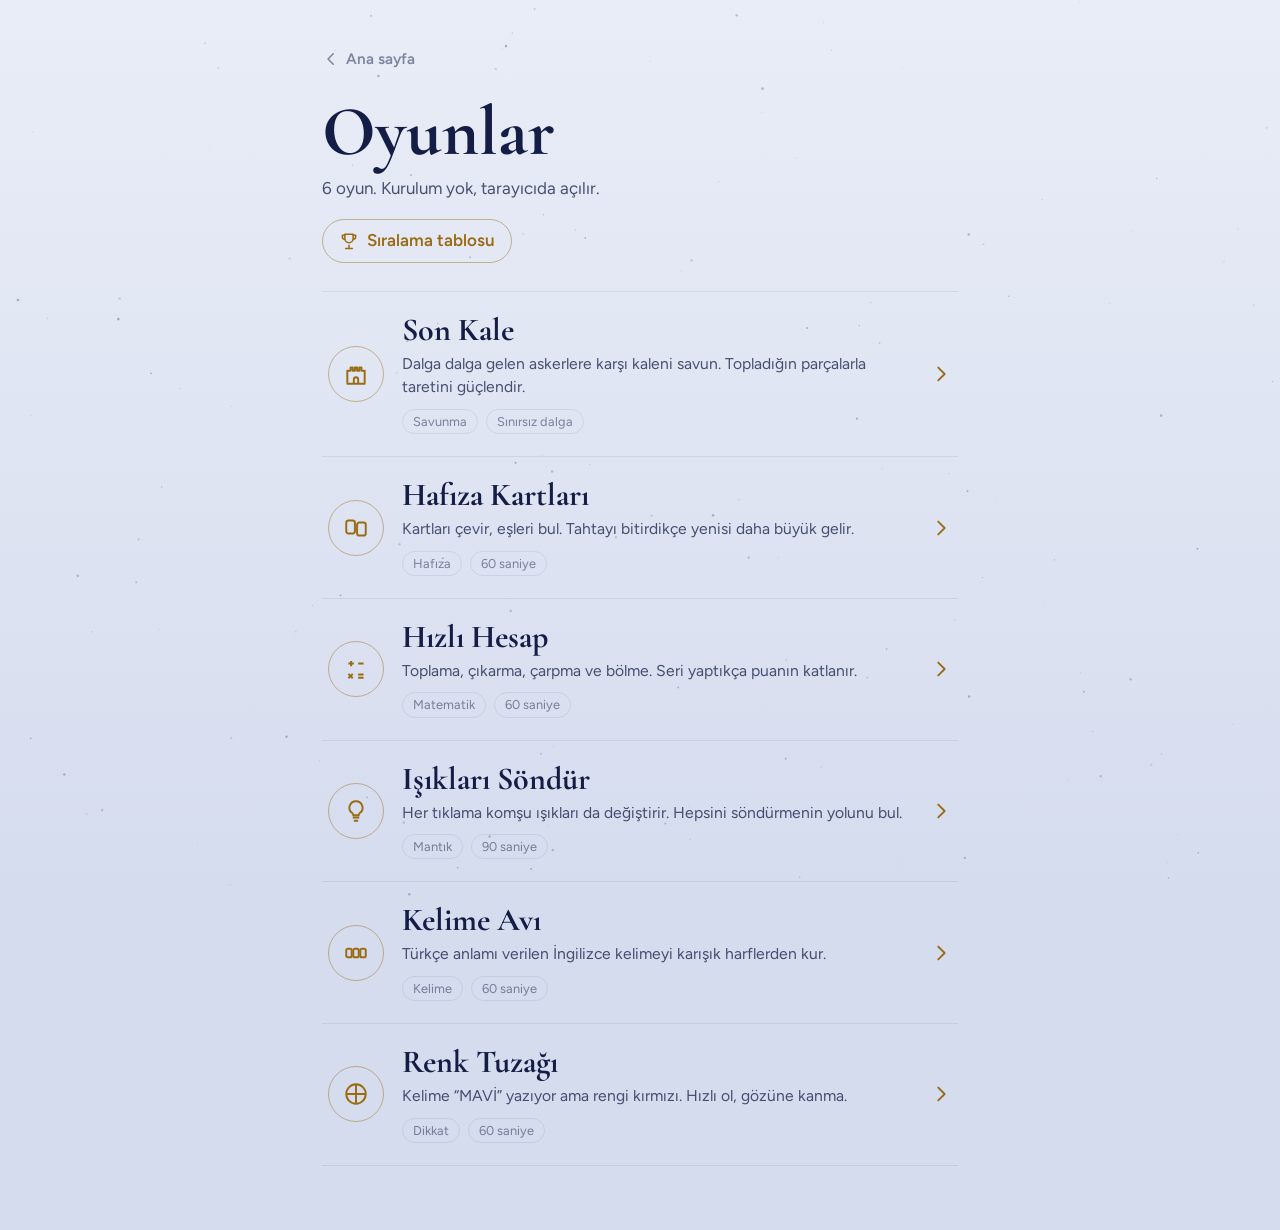
<file: oyunlar/index.html>
<!DOCTYPE html>
<html lang="tr">
<head>
<meta charset="utf-8">
<meta name="viewport" content="width=device-width, initial-scale=1, viewport-fit=cover">
<link rel="icon" href="data:image/svg+xml,<svg xmlns=%22http://www.w3.org/2000/svg%22 viewBox=%220 0 100 100%22><text y=%22.9em%22 font-size=%2290%22>🦉</text></svg>">
<link rel="preconnect" href="https://fonts.googleapis.com">
<link rel="preconnect" href="https://fonts.gstatic.com" crossorigin>
<link href="https://fonts.googleapis.com/css2?family=Cormorant+Garamond:wght@600;700&family=Figtree:wght@400;500;600;700&display=swap" rel="stylesheet">
<title>Oyunlar | Baykuş</title>
<style>
:root{
  --bg:#0b1233; --bg-deep:#04071a; --ink:#f3eedf; --ink-soft:rgba(243,238,223,.74); --ink-faint:rgba(243,238,223,.5);
  --gold:#e7c063; --gold-line:rgba(231,192,99,.5); --surface:rgba(255,255,255,.05); --surface-2:rgba(255,255,255,.1);
  --serif:"Cormorant Garamond","Iowan Old Style",Georgia,"Times New Roman",serif;
  --sans:"Figtree",-apple-system,"Segoe UI",Roboto,Helvetica,Arial,sans-serif;
  color-scheme:dark;box-sizing:border-box;
  padding-top:env(safe-area-inset-top,0px);padding-bottom:env(safe-area-inset-bottom,0px);
}
@media (prefers-color-scheme: light){:root:not([data-theme="dark"]){
  --bg:#e9edf7; --bg-deep:#d5dcee; --ink:#141d45; --ink-soft:rgba(20,29,69,.75); --ink-faint:rgba(20,29,69,.5);
  --gold:#9a6b12; --gold-line:rgba(154,107,18,.45); --surface:rgba(255,255,255,.65); --surface-2:rgba(20,29,69,.08);
  color-scheme:light;}}
:root[data-theme="dark"]{
  --bg:#0b1233; --bg-deep:#04071a; --ink:#f3eedf; --ink-soft:rgba(243,238,223,.74); --ink-faint:rgba(243,238,223,.5);
  --gold:#e7c063; --gold-line:rgba(231,192,99,.5); --surface:rgba(255,255,255,.05); --surface-2:rgba(255,255,255,.1);
  color-scheme:dark;}
*,*::before,*::after{box-sizing:border-box}
html{min-height:100%;background:linear-gradient(180deg,var(--bg),var(--bg-deep)) fixed var(--bg-deep);scroll-padding-top:env(safe-area-inset-top,0px)}
body{margin:0;min-height:100%;color:var(--ink);
  font-family:var(--sans);font-size:17px;line-height:1.5;-webkit-font-smoothing:antialiased}
#sky{position:fixed;inset:0;width:100%;height:100%;z-index:0;pointer-events:none}
.wrap{position:relative;z-index:1;max-width:680px;margin:0 auto;padding:48px 22px 64px}
a{color:inherit}
:focus-visible{outline:2px solid var(--gold);outline-offset:3px;border-radius:6px}
.rows{list-style:none;margin:0;padding:0;border-top:1px solid var(--surface-2)}
.row{display:grid;grid-template-columns:56px 1fr auto;gap:18px;align-items:center;padding:22px 6px;
  border-bottom:1px solid var(--surface-2);text-decoration:none;transition:background .2s}
a.row:hover{background:var(--surface)}
.row .ic{width:56px;height:56px;border:1.5px solid var(--gold-line);border-radius:50%;display:grid;place-items:center;color:var(--gold)}
.row .ic svg{width:26px;height:26px}
.row h2{font-family:var(--serif);font-weight:700;font-size:2rem;line-height:1;margin:0 0 6px}
.row p{margin:0;color:var(--ink-soft);font-size:.98rem}
.row .go{color:var(--gold);width:22px;height:22px}
.row.soon{opacity:.6}
.pill{font-size:.78rem;font-weight:600;color:var(--gold);border:1px solid var(--gold-line);border-radius:999px;padding:3px 10px;white-space:nowrap}
.back{display:inline-flex;align-items:center;gap:6px;color:var(--ink-faint);text-decoration:none;font-weight:600;font-size:.95rem;margin-bottom:28px}
.back:hover{color:var(--gold)}
.back svg{width:18px;height:18px}
footer{margin-top:40px;color:var(--ink-faint);font-size:.85rem}
@media (max-width:420px){.row{grid-template-columns:44px 1fr auto;gap:14px}.row .ic{width:44px;height:44px}.row h2{font-size:1.7rem}}
@media (prefers-reduced-motion: reduce){*{transition:none!important}}
h1{font-family:var(--serif);font-weight:700;font-size:clamp(3rem,12vw,4.4rem);line-height:.95;margin:0}
.sub{color:var(--ink-soft);margin:10px 0 32px}
.sira-link{display:inline-flex;align-items:center;gap:8px;margin:-14px 0 28px;color:var(--gold);font-weight:600;text-decoration:none;border:1.5px solid var(--gold-line);border-radius:999px;padding:8px 16px}
.sira-link:hover{border-color:var(--gold)}
.sira-link svg{width:20px;height:20px}
.meta{display:flex;gap:8px;flex-wrap:wrap;margin-top:10px}
.meta span{font-size:.8rem;color:var(--ink-faint);border:1px solid var(--surface-2);border-radius:999px;padding:2px 10px}
</style>
</head>
<body>
<canvas id="sky" aria-hidden="true"></canvas>
<div class="wrap">
  <a class="back" href="../"><svg viewBox="0 0 24 24" fill="none" stroke="currentColor" stroke-width="2" stroke-linecap="round" stroke-linejoin="round"><path d="m15 5-7 7 7 7"/></svg>Ana sayfa</a>
  <h1>Oyunlar</h1>
  <p class="sub" id="count"></p>
  <a class="sira-link" href="siralama.html"><svg viewBox="0 0 24 24" fill="none" stroke="currentColor" stroke-width="1.8" stroke-linecap="round" stroke-linejoin="round"><path d="M8 21h8M12 17v4M7 4h10v5a5 5 0 0 1-10 0z"/><path d="M17 5h3v2a3 3 0 0 1-3 3M7 5H4v2a3 3 0 0 0 3 3"/></svg>Sıralama tablosu</a>
  <ul class="rows" id="list"></ul>
</div>
<script>
/* ===== Yeni oyun eklemek için bu listeye bir satır ekle ===== */
const GAMES = [
  { file:"kale.html", title:"Son Kale",
    desc:"Dalga dalga gelen askerlere karşı kaleni savun. Topladığın parçalarla taretini güçlendir.",
    tags:["Savunma", "Sınırsız dalga"],
    icon:'<path d="M4 21V9h3V6h2v3h2V6h2v3h2V6h2v3h3v12z"/><path d="M10 21v-4a2 2 0 0 1 4 0v4"/>' },
  { file:"hafiza.html", title:"Hafıza Kartları",
    desc:"Kartları çevir, eşleri bul. Tahtayı bitirdikçe yenisi daha büyük gelir.",
    tags:["Hafıza", "60 saniye"],
    icon:'<rect x="3" y="5" width="8" height="12" rx="2"/><rect x="13" y="7" width="8" height="12" rx="2"/>' },
  { file:"matematik.html", title:"Hızlı Hesap",
    desc:"Toplama, çıkarma, çarpma ve bölme. Seri yaptıkça puanın katlanır.",
    tags:["Matematik", "60 saniye"],
    icon:'<path d="M5 7h5M7.5 4.5v5M14 7h5M5 16.5l4 4M9 16.5l-4 4M14 17h5M14 20h5"/>' },
  { file:"mantik.html", title:"Işıkları Söndür",
    desc:"Her tıklama komşu ışıkları da değiştirir. Hepsini söndürmenin yolunu bul.",
    tags:["Mantık", "90 saniye"],
    icon:'<path d="M9 18h6M10 21h4"/><path d="M12 3a6 6 0 0 0-3.5 10.9c.6.4 1 1.2 1 2.1h5c0-.9.4-1.7 1-2.1A6 6 0 0 0 12 3z"/>' },
  { file:"kelime.html", title:"Kelime Avı",
    desc:"Türkçe anlamı verilen İngilizce kelimeyi karışık harflerden kur.",
    tags:["Kelime", "60 saniye"],
    icon:'<rect x="3" y="8" width="5" height="8" rx="1.5"/><rect x="9.5" y="8" width="5" height="8" rx="1.5"/><rect x="16" y="8" width="5" height="8" rx="1.5"/>' },
  { file:"renk.html", title:"Renk Tuzağı",
    desc:"Kelime “MAVİ” yazıyor ama rengi kırmızı. Hızlı ol, gözüne kanma.",
    tags:["Dikkat", "60 saniye"],
    icon:'<circle cx="12" cy="12" r="9"/><path d="M12 3v18M3 12h18"/>' },
];

const esc=s=>String(s).replace(/[&<>"]/g,c=>({"&":"&amp;","<":"&lt;",">":"&gt;",'"':"&quot;"}[c]));
document.getElementById("count").textContent = GAMES.length + " oyun. Kurulum yok, tarayıcıda açılır.";
document.getElementById("list").innerHTML = GAMES.map(g => `<li><a class="row" href="${esc(g.file)}">
  <span class="ic"><svg viewBox="0 0 24 24" fill="none" stroke="currentColor" stroke-width="1.8" stroke-linejoin="round">${g.icon}</svg></span>
  <span><h2>${esc(g.title)}</h2><p>${esc(g.desc)}</p><span class="meta">${g.tags.map(t=>`<span>${esc(t)}</span>`).join("")}</span></span>
  <svg class="go" viewBox="0 0 24 24" fill="none" stroke="currentColor" stroke-width="2" stroke-linecap="round" stroke-linejoin="round" aria-hidden="true"><path d="m9 5 7 7-7 7"/></svg>
</a></li>`).join("");
function drawSky(){
  const c=document.getElementById("sky"),dpr=devicePixelRatio||1;
  c.width=innerWidth*dpr;c.height=innerHeight*dpr;
  const x=c.getContext("2d");x.scale(dpr,dpr);
  const light=matchMedia("(prefers-color-scheme: light)").matches;
  let s=42;const r=()=>(s=(s*1103515245+12345)%2147483648)/2147483648;
  for(let i=0;i<160;i++){x.globalAlpha=(.25+r()*.75)*(light?.3:1);x.fillStyle=light?"#141d45":"#fff";x.beginPath();x.arc(r()*innerWidth,r()*innerHeight,.3+r()*1.1,0,Math.PI*2);x.fill();}
}
addEventListener("resize",drawSky);matchMedia("(prefers-color-scheme: light)").addEventListener("change",drawSky);drawSky();
</script>
</body>
</html>
</file>
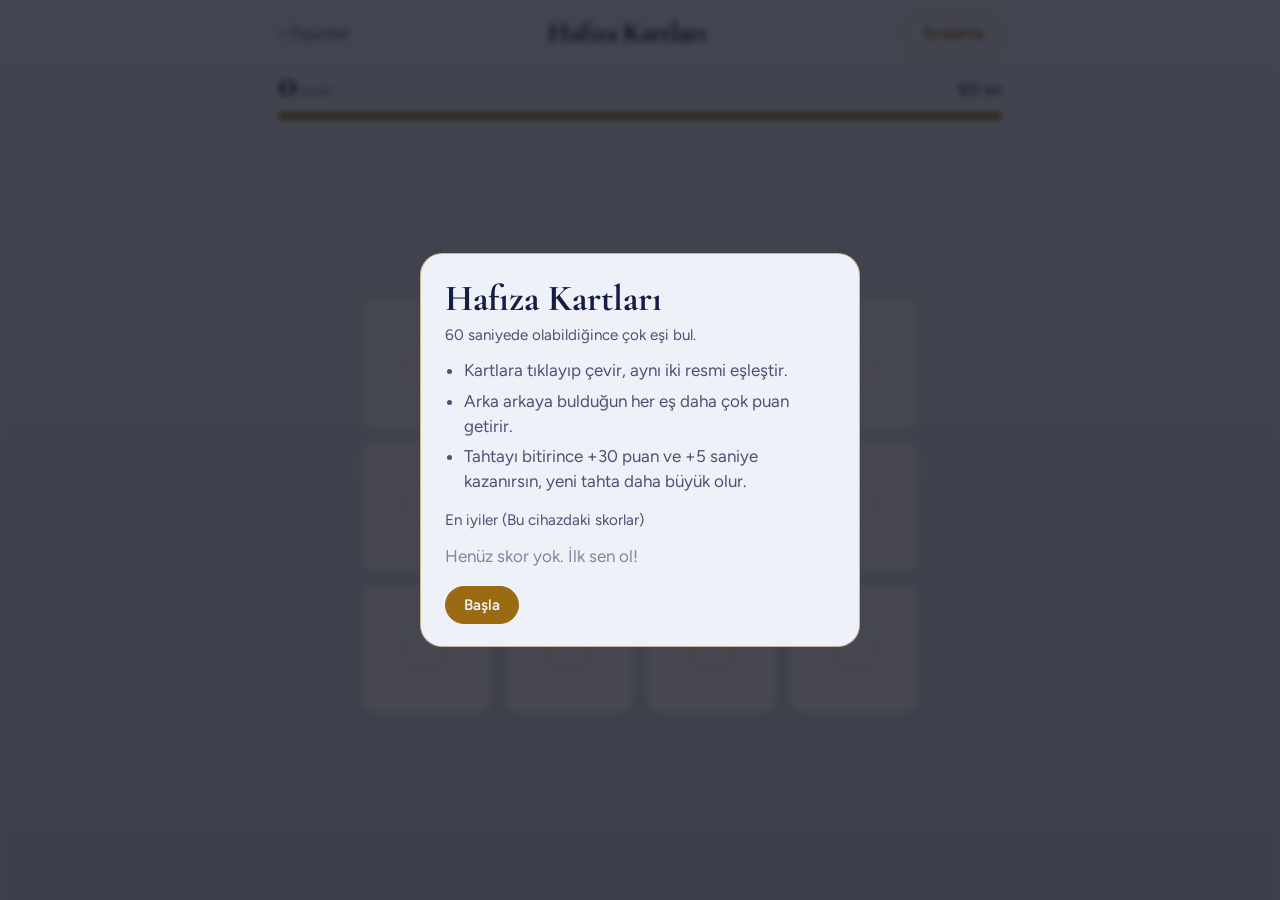
<file: oyunlar/hafiza.html>
<!DOCTYPE html>
<html lang="tr">
<head>
<meta charset="utf-8">
<meta name="viewport" content="width=device-width, initial-scale=1, viewport-fit=cover">
<title>Hafıza Kartları | Baykuş</title>
<link rel="icon" href="data:image/svg+xml,<svg xmlns=%22http://www.w3.org/2000/svg%22 viewBox=%220 0 100 100%22><text y=%22.9em%22 font-size=%2290%22>🦉</text></svg>">
<link rel="preconnect" href="https://fonts.googleapis.com">
<link rel="preconnect" href="https://fonts.gstatic.com" crossorigin>
<link href="https://fonts.googleapis.com/css2?family=Cormorant+Garamond:wght@600;700&family=Figtree:wght@400;500;600;700&display=swap" rel="stylesheet">
<link rel="stylesheet" href="ortak/oyun.css">
<script src="ortak/ayarlar.js"></script>
<script src="ortak/oyun.js"></script>
<style>
.tahta{display:grid;grid-template-columns:repeat(var(--kol),1fr);gap:10px;
  width:min(100%,560px,calc((100dvh - 210px) * var(--kol) / var(--sat)))}
.kart{aspect-ratio:1;border:none;padding:0;background:none;perspective:600px;position:relative}
.kart .y{position:absolute;inset:0;border-radius:14px;display:grid;place-items:center;backface-visibility:hidden;-webkit-backface-visibility:hidden;transition:transform .35s}
.kart .arka{background:var(--surface);border:1.5px solid var(--gold-line)}
.kart .arka::after{content:"";width:34%;aspect-ratio:1;border-radius:50%;border:1.5px solid var(--gold-line)}
.kart .on{background:var(--surface-2);border:1.5px solid var(--gold);font-size:clamp(1.6rem,7vw,2.6rem);transform:rotateY(180deg)}
.kart.acik .arka{transform:rotateY(-180deg)}
.kart.acik .on{transform:rotateY(0)}
.kart.bulundu .on{border-color:var(--good);opacity:.55}
.kart:hover:not(.acik) .arka{border-color:var(--gold)}
</style>
</head>
<body>
<script>
const SEMBOL = ["🦉","🌙","⭐","🔥","🍀","🎲","🎈","🍎","🐟","🌵","⚓","🎵","🍉","🚀","🐢","🌻"];
let api, kartlar = [], acik = [], kilit = false, tur = 0, seri = 0;
function yeniTahta(){
  const cift = [6, 8, 10][Math.min(tur, 2)], kol = cift === 10 ? 5 : 4, sat = cift*2/kol;
  const deste = karistir(karistir(SEMBOL).slice(0, cift).flatMap(s => [s, s]));
  kartlar = deste.map(s => ({s, bulundu:false})); acik = []; kilit = false;
  api.sahne.innerHTML = `<div class="tahta" style="--kol:${kol};--sat:${sat}">${deste.map((s, i) =>
    `<button class="kart" data-i="${i}" aria-label="Kart ${i + 1}"><span class="y arka"></span><span class="y on">${s}</span></button>`).join("")}</div>`;
}
function tikla(btn){
  const i = +btn.dataset.i, k = kartlar[i];
  if(!api.calisiyor || kilit || k.bulundu || acik.includes(i)) return;
  btn.classList.add("acik"); acik.push(i);
  if(acik.length < 2) return;
  const [a, b] = acik, ea = api.sahne.querySelector(`[data-i="${a}"]`), eb = btn;
  if(kartlar[a].s === kartlar[b].s){
    kartlar[a].bulundu = kartlar[b].bulundu = true; ea.classList.add("bulundu"); eb.classList.add("bulundu");
    seri++; api.seri(seri); api.puanEkle(10 + Math.min(seri - 1, 4)*5, eb); acik = [];
    if(kartlar.every(x => x.bulundu)){ tur++; api.puanEkle(30); api.sureEkle(5); kilit = true; setTimeout(yeniTahta, 550); }
  } else {
    seri = 0; api.seri(0); kilit = true;
    setTimeout(() => { ea.classList.remove("acik"); eb.classList.remove("acik"); acik = []; kilit = false; }, 650);
  }
}
BaykusOyun({
  id:"hafiza", ad:"Hafıza Kartları", sure:60,
  aciklama:"60 saniyede olabildiğince çok eşi bul.",
  nasil:["Kartlara tıklayıp çevir, aynı iki resmi eşleştir.","Arka arkaya bulduğun her eş daha çok puan getirir.","Tahtayı bitirince +30 puan ve +5 saniye kazanırsın, yeni tahta daha büyük olur."],
  kur(a){ api = a; a.sahne.addEventListener("click", e => { const b = e.target.closest(".kart"); if(b) tikla(b); }); tur = 0; yeniTahta(); },
  basla(){ tur = 0; seri = 0; yeniTahta(); },
  bitti(){ kilit = true; }
});
</script>
</body>
</html>
</file>
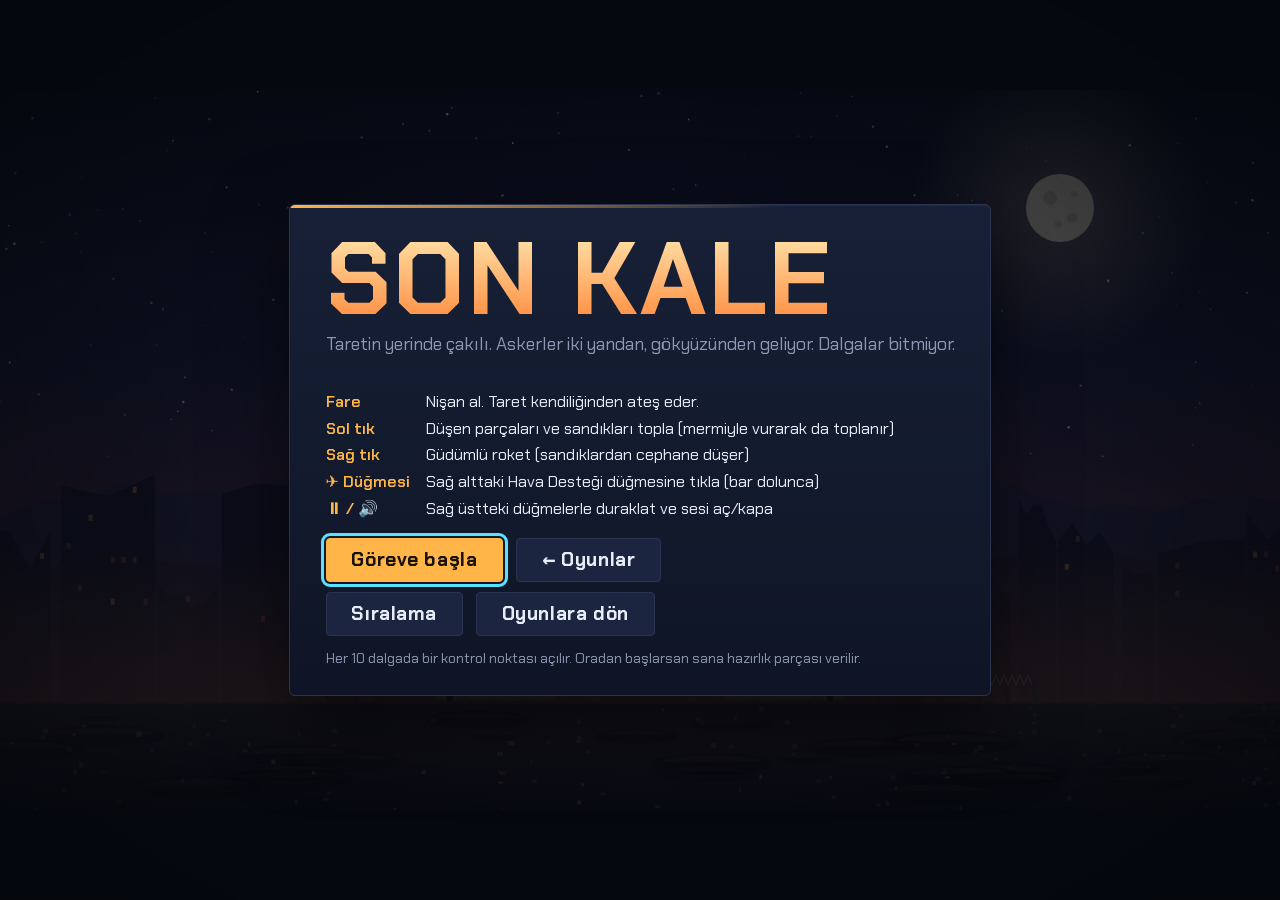
<file: oyunlar/kale.html>
<!DOCTYPE html>
<html lang="tr">
<head>
<meta charset="UTF-8">
<meta name="viewport" content="width=device-width, initial-scale=1, viewport-fit=cover">
<title>Son Kale | Baykuş</title>
<link rel="preconnect" href="https://fonts.googleapis.com">
<link rel="preconnect" href="https://fonts.gstatic.com" crossorigin>
<link href="https://fonts.googleapis.com/css2?family=Chakra+Petch:wght@500;600;700&display=swap" rel="stylesheet">
<style>
:root{--bg:#0B0F1C;--panel:#141A2B;--line:#2A3450;--ink:#E7ECF7;--muted:#8D98B5;--amber:#FFB547;--cyan:#59E1FF;--red:#FF4D5E;
  color-scheme:dark;font-family:"Chakra Petch","Segoe UI",system-ui,sans-serif}
*{box-sizing:border-box}
html,body{height:100%;margin:0;background:#05070D;overflow:hidden;user-select:none;-webkit-user-select:none}
#cv{position:absolute;left:50%;top:50%;transform:translate(-50%,-50%);cursor:none}
.ov{position:fixed;inset:0;display:none;align-items:center;justify-content:center;z-index:5;
  background:radial-gradient(ellipse at center,rgba(11,15,28,.55),rgba(5,7,13,.92))}
.ov.on{display:flex}
.panel{background:linear-gradient(180deg,#172036,#0F1526);border:1px solid var(--line);border-radius:6px;color:var(--ink);
  padding:1.8rem 2.2rem;max-width:min(1100px,94vw);max-height:92vh;overflow:auto;position:relative;
  box-shadow:0 30px 80px rgba(0,0,0,.6), inset 0 1px 0 rgba(255,255,255,.05)}
.panel::before{content:"";position:absolute;left:0;top:0;width:100%;height:3px;background:linear-gradient(90deg,var(--amber),transparent 70%)}
h1{margin:0;font-size:clamp(56px,8vw,120px);line-height:.9;letter-spacing:.02em;font-weight:700;
  background:linear-gradient(180deg,#FFE2A8,#FF8A3D);-webkit-background-clip:text;background-clip:text;color:transparent}
h2{margin:0;font-size:clamp(28px,3vw,46px);font-weight:700}
.sub{color:var(--muted);font-size:clamp(16px,1.4vw,22px);margin:.4rem 0 1.2rem}
.ctrls{display:grid;grid-template-columns:auto 1fr;gap:.35rem 1rem;font-size:clamp(15px,1.25vw,20px);margin:1rem 0}
.ctrls b{color:var(--amber);font-weight:600}
.btns{display:flex;gap:.8rem;flex-wrap:wrap;margin-top:1.2rem}
.btn{font:inherit;font-size:clamp(17px,1.5vw,24px);font-weight:700;border:1px solid var(--line);background:#1C2540;color:var(--ink);
  padding:.45em 1.3em;border-radius:4px;cursor:pointer;text-decoration:none;letter-spacing:.03em}
.btn:hover:not(:disabled){border-color:var(--amber)}
.btn.go{background:var(--amber);color:#1A1206;border-color:var(--amber)}
.btn:disabled{opacity:.4;cursor:default}
.btn:focus-visible{outline:3px solid var(--cyan);outline-offset:2px}
.stats{display:flex;gap:1.6rem;flex-wrap:wrap;color:var(--muted);font-size:clamp(15px,1.3vw,21px)}
.stats b{color:var(--ink)}
.shopHead{display:flex;justify-content:space-between;align-items:flex-end;gap:1rem;flex-wrap:wrap;margin-bottom:1rem}
.scrap{font-size:clamp(24px,2.4vw,38px);font-weight:700;color:var(--amber)}
.grid{display:grid;grid-template-columns:repeat(auto-fill,minmax(230px,1fr));gap:.7rem}
.up{font:inherit;text-align:left;background:#1A2238;border:1px solid var(--line);border-radius:4px;color:var(--ink);padding:.7rem .9rem;cursor:pointer;
  display:flex;flex-direction:column;gap:.25rem}
.up:hover:not(:disabled){border-color:var(--amber);background:#1F2944}
.up:disabled{opacity:.45;cursor:default}
.up .n{font-weight:700;font-size:clamp(16px,1.35vw,21px)}
.up .d{color:var(--muted);font-size:clamp(13px,1.05vw,16px)}
.up .f{display:flex;justify-content:space-between;align-items:center;margin-top:.2rem}
.pips{display:flex;gap:3px}
.pips i{width:10px;height:6px;background:#2A3450}
.pips i.on{background:var(--amber)}
.cost{font-weight:700;color:var(--amber)}
.base{display:flex;gap:.7rem;flex-wrap:wrap;align-items:center;margin:1rem 0 .4rem;color:var(--muted)}
</style>
<script src="ortak/ayarlar.js"></script>
<script src="ortak/oyun.js"></script>
</head>
<body>
<canvas id="cv"></canvas>

<div class="ov on" id="menu"><div class="panel">
  <h1>SON KALE</h1>
  <div class="sub">Taretin yerinde çakılı. Askerler iki yandan, gökyüzünden geliyor. Dalgalar bitmiyor.</div>
  <div class="stats" id="menuStats"></div>
  <div class="ctrls">
    <b>Fare</b><span>Nişan al. Taret kendiliğinden ateş eder.</span>
    <b>Sol tık</b><span>Düşen parçaları ve sandıkları topla (mermiyle vurarak da toplanır)</span>
    <b>Sağ tık</b><span>Güdümlü roket (sandıklardan cephane düşer)</span>
    <b>✈ Düğmesi</b><span>Sağ alttaki Hava Desteği düğmesine tıkla (bar dolunca)</span>
    <b>⏸ / 🔊</b><span>Sağ üstteki düğmelerle duraklat ve sesi aç/kapa</span>
  </div>
  <div class="btns" id="menuBtns"></div>
  <div class="btns" style="margin-top:.6rem"><button class="btn" id="bSira">Sıralama</button><a class="btn" href="./">Oyunlara dön</a></div>
  <div class="sub" style="font-size:clamp(13px,1.1vw,17px);margin:.8rem 0 0">Her 10 dalgada bir kontrol noktası açılır. Oradan başlarsan sana hazırlık parçası verilir.</div>
</div></div>

<div class="ov" id="shop"><div class="panel">
  <div class="shopHead">
    <div><h2 id="shopTitle"></h2><div class="sub" style="margin:.2rem 0 0">Toplanan parçalarla kaleni güçlendir</div></div>
    <div class="scrap" id="shopScrap"></div>
  </div>
  <div class="base" id="shopBase"></div>
  <div class="grid" id="shopGrid"></div>
  <div class="btns"><button class="btn go" id="bNext"></button></div>
</div></div>

<div class="ov" id="pause"><div class="panel">
  <h2>Duraklatıldı</h2>
  <div class="btns"><button class="btn go" id="bResume">Devam</button><button class="btn" id="bAbandon">Görevi bırak</button></div>
</div></div>

<div class="ov" id="over"><div class="panel">
  <h2 style="color:var(--red)">KALE DÜŞTÜ</h2>
  <div class="sub" id="overInfo"></div>
  <div class="stats" id="overStats"></div>
  <div class="btns"><button class="btn go" id="bSkor">Sıralamaya kaydet</button><button class="btn" id="bAgain">Yeniden başla</button><button class="btn" id="bMenu">Menü</button></div>
</div></div>

<script>
/* =====================================================================
   SON KALE · sabit taret savunma oyunu
   ===================================================================== */
const W = 1280, H = 720, GY = 612, PX = 640, PY = 558, DOME = 128;
const $ = s => document.querySelector(s);
const cv = $("#cv"), ctx = cv.getContext("2d");
const bg = document.createElement("canvas"), bgx = bg.getContext("2d");
let K = 1;

const rnd = (a, b) => a + Math.random()*(b - a);
const clamp = (v, a, b) => Math.max(a, Math.min(b, v));
const pickW = list => { let t = list.reduce((s, x) => s + x[1], 0) * Math.random(); for(const x of list){ t -= x[1]; if(t <= 0) return x[0]; } return list[0][0]; };
const pick = a => a[Math.random()*a.length|0];
function mulberry(a){ return () => { a |= 0; a = a + 0x6D2B79F5 | 0; let t = Math.imul(a ^ a >>> 15, 1 | a); t = t + Math.imul(t ^ t >>> 7, 61 | t) ^ t; return ((t ^ t >>> 14) >>> 0) / 4294967296; }; }

/* ------------------------- ekran ------------------------- */
function fit(){
  const dpr = devicePixelRatio || 1, s = Math.min(innerWidth/W, innerHeight/H);
  cv.style.width = W*s + "px"; cv.style.height = H*s + "px";
  cv.width = Math.round(W*s*dpr); cv.height = Math.round(H*s*dpr); K = s*dpr;
  renderBg();
}
addEventListener("resize", fit);

/* ------------------------- kayıt ------------------------- */
const SAVE = "kale.v1";
let best = (() => { try{ return JSON.parse(localStorage.getItem(SAVE)) || {wave:0, score:0}; }catch(e){ return {wave:0, score:0}; } })();
const persist = () => { try{ localStorage.setItem(SAVE, JSON.stringify(best)); }catch(e){} };

/* ------------------------- ses ------------------------- */
let ac, noiseBuf, muted = false;
function audio(){
  if(ac) return ac;
  try{
    ac = new (window.AudioContext||window.webkitAudioContext)();
    noiseBuf = ac.createBuffer(1, ac.sampleRate, ac.sampleRate);
    const d = noiseBuf.getChannelData(0); for(let i=0;i<d.length;i++) d[i] = Math.random()*2 - 1;
  }catch(e){}
  return ac;
}
function noise(dur, vol, freq, type="lowpass"){
  if(muted || !audio()) return;
  const s = ac.createBufferSource(), f = ac.createBiquadFilter(), g = ac.createGain(), t = ac.currentTime;
  s.buffer = noiseBuf; f.type = type; f.frequency.value = freq;
  g.gain.setValueAtTime(vol, t); g.gain.exponentialRampToValueAtTime(.001, t + dur);
  s.connect(f).connect(g).connect(ac.destination); s.start(t, Math.random()*.5); s.stop(t + dur);
}
function tone(f, d, type="sine", vol=.08, slide=1){
  if(muted || !audio()) return;
  const o = ac.createOscillator(), g = ac.createGain(), t = ac.currentTime;
  o.type = type; o.frequency.setValueAtTime(f, t); if(slide !== 1) o.frequency.exponentialRampToValueAtTime(f*slide, t + d);
  g.gain.setValueAtTime(vol, t); g.gain.exponentialRampToValueAtTime(.001, t + d);
  o.connect(g).connect(ac.destination); o.start(t); o.stop(t + d);
}
const SFX = {
  gun:   () => { noise(.07, .07, 2600, "bandpass"); tone(140, .06, "square", .03, .5); },
  boomS: () => noise(.35, .18, 700),
  boomL: () => { noise(.9, .32, 380); tone(70, .6, "sine", .25, .4); },
  hit:   () => tone(1800, .03, "square", .02),
  clang: () => tone(900, .08, "triangle", .06, .6),
  shield:() => tone(1400, .15, "sine", .07, .5),
  hurt:  () => { noise(.25, .2, 500); tone(110, .25, "sawtooth", .08, .5); },
  pick:  () => { tone(1320, .07, "triangle", .07); setTimeout(() => tone(1760, .09, "triangle", .06), 55); },
  crate: () => [660, 880, 1320].forEach((f, i) => setTimeout(() => tone(f, .12, "triangle", .08), i*60)),
  rocket:() => noise(.5, .12, 1200, "bandpass"),
  jet:   () => { noise(2.2, .14, 900, "bandpass"); },
  enemy: () => noise(.06, .03, 3800, "highpass"),
  zap:   () => { noise(.12, .1, 5000, "highpass"); tone(1200, .08, "sawtooth", .03, .4); }
};

/* ------------------------- statik arka plan ------------------------- */
function renderBg(){
  bg.width = cv.width; bg.height = cv.height;
  const c = bgx; c.setTransform(K, 0, 0, K, 0, 0);
  const R = mulberry(11);
  // gökyüzü
  let g = c.createLinearGradient(0, 0, 0, GY);
  g.addColorStop(0, "#070B1A"); g.addColorStop(.45, "#1B1B3A"); g.addColorStop(.75, "#4A2840"); g.addColorStop(.92, "#A2463A"); g.addColorStop(1, "#E07A3A");
  c.fillStyle = g; c.fillRect(0, 0, W, GY);
  for(let i=0;i<220;i++){ c.globalAlpha = .2 + R()*.8; c.fillStyle = "#fff"; c.beginPath(); c.arc(R()*W, R()*GY*.6, R()*1.2 + .2, 0, 7); c.fill(); }
  c.globalAlpha = 1;
  // ay
  g = c.createRadialGradient(1060, 118, 10, 1060, 118, 150); g.addColorStop(0, "rgba(255,230,200,.35)"); g.addColorStop(1, "rgba(255,230,200,0)");
  c.fillStyle = g; c.fillRect(900, 0, 320, 280);
  c.fillStyle = "#F4E7CF"; c.beginPath(); c.arc(1060, 118, 34, 0, 7); c.fill();
  c.fillStyle = "rgba(160,140,120,.35)"; [[1050,108,7],[1072,128,5],[1058,134,3.5],[1074,104,3]].forEach(([x,y,r]) => { c.beginPath(); c.arc(x, y, r, 0, 7); c.fill(); });
  // uzak dağlar
  const ridge = (base, amp, col, seed, step) => {
    const r = mulberry(seed); c.fillStyle = col; c.beginPath(); c.moveTo(0, GY);
    let y = base; for(let x=0; x<=W+step; x+=step){ y = clamp(y + (r() - .5)*amp, base - amp*2, base + amp); c.lineTo(x, y); }
    c.lineTo(W, GY); c.fill();
  };
  ridge(420, 38, "#2A2342", 3, 40);
  ridge(470, 26, "#231C35", 5, 30);
  // yıkık şehir silueti
  let x = -10; const rc = mulberry(21);
  while(x < W){
    const w = 30 + rc()*70, h = 40 + rc()*150, top = GY - 70 - h;
    c.fillStyle = "#17142A"; c.beginPath(); c.moveTo(x, GY);
    c.lineTo(x, top + rc()*20); const notches = 2 + (rc()*4|0);
    for(let i=1;i<=notches;i++) c.lineTo(x + w*i/notches, top + rc()*(rc() < .4 ? 50 : 14));
    c.lineTo(x + w, GY); c.fill();
    for(let wy = top + 14; wy < GY - 80; wy += 14) for(let wx = x + 6; wx < x + w - 6; wx += 11)
      if(rc() < .09){ c.fillStyle = rc() < .5 ? "rgba(255,170,80,.55)" : "rgba(255,120,60,.35)"; c.fillRect(wx, wy, 4, 6); }
    x += w + rc()*12;
  }
  // ufuk pusu
  g = c.createLinearGradient(0, GY - 160, 0, GY); g.addColorStop(0, "rgba(224,122,58,0)"); g.addColorStop(1, "rgba(224,122,58,.35)");
  c.fillStyle = g; c.fillRect(0, GY - 160, W, 160);
  // toprak
  g = c.createLinearGradient(0, GY, 0, H); g.addColorStop(0, "#2C2226"); g.addColorStop(1, "#0E0B10");
  c.fillStyle = g; c.fillRect(0, GY, W, H - GY);
  c.fillStyle = "#4A3330"; c.fillRect(0, GY, W, 2);
  const rg = mulberry(33);
  for(let i=0;i<26;i++){ const cx = rg()*W, cy = GY + 12 + rg()*80, rx = 20 + rg()*50;
    c.fillStyle = "rgba(0,0,0,.28)"; c.beginPath(); c.ellipse(cx, cy, rx, rx*.18, 0, 0, 7); c.fill();
    c.fillStyle = "rgba(120,90,80,.12)"; c.beginPath(); c.ellipse(cx, cy - 2, rx*.8, rx*.1, 0, Math.PI, 0); c.fill(); }
  for(let i=0;i<120;i++){ c.fillStyle = `rgba(${90+rg()*60},${70+rg()*40},${60+rg()*30},${.25+rg()*.4})`; c.fillRect(rg()*W, GY + 4 + rg()*(H - GY), 2 + rg()*4, 2 + rg()*3); }
  // dikenli tel
  [300, 980].forEach(px => {
    c.strokeStyle = "#3B3236"; c.lineWidth = 3;
    for(let i=0;i<3;i++){ c.beginPath(); c.moveTo(px + i*28, GY); c.lineTo(px + i*28 - 4, GY - 26); c.stroke(); }
    c.strokeStyle = "rgba(160,150,150,.5)"; c.lineWidth = 1.2; c.beginPath();
    for(let t=0; t<=56; t+=4) c.lineTo(px - 4 + t, GY - 22 + (t % 8 ? -5 : 5));
    c.stroke();
  });
  // kum torbaları
  const bag = (bx, by) => { const gg = c.createLinearGradient(0, by - 8, 0, by + 8); gg.addColorStop(0, "#857055"); gg.addColorStop(1, "#4E4031");
    c.fillStyle = gg; c.beginPath(); c.ellipse(bx, by, 17, 8, 0, 0, 7); c.fill(); c.strokeStyle = "rgba(0,0,0,.25)"; c.lineWidth = 1; c.stroke(); };
  [-1, 1].forEach(s => {
    for(let i=0;i<4;i++) bag(PX + s*(100 + i*30), GY - 7);
    for(let i=0;i<3;i++) bag(PX + s*(115 + i*30), GY - 20);
    bag(PX + s*130, GY - 33);
  });
  // projektör direkleri
  [-1, 1].forEach(s => {
    const lx = PX + s*190;
    c.fillStyle = "#1F2230"; c.fillRect(lx - 3, GY - 96, 6, 96);
    c.fillStyle = "#2E3346"; c.save(); c.translate(lx, GY - 100); c.rotate(-s*.5); c.fillRect(-10, -7, 20, 14); c.restore();
  });
}

/* ------------------------- oyun durumu ------------------------- */
const UPS = [
  {id:"dmg",     n:"Mermi Hasarı",       d:"+%20 mermi hasarı",                        base:20,  max:30, gr:1.3},
  {id:"rate",    n:"Atış Hızı",          d:"+%8 ateş hızı",                            base:20,  max:20, gr:1.34},
  {id:"barrels", n:"Ek Namlu",           d:"Aynı anda bir mermi daha",                 base:90,  max:4,  gr:2.4},
  {id:"pierce",  n:"Delici Mermi",       d:"Mermi bir düşmanı daha deler",             base:60,  max:5,  gr:1.9},
  {id:"crit",    n:"Kritik Şansı",       d:"+%6 kritik vuruş şansı",                   base:35,  max:10, gr:1.38},
  {id:"critd",   n:"Kritik Gücü",        d:"Kritik hasarı +%50",                       base:60,  max:8,  gr:1.5,  unlock:6},
  {id:"ap",      n:"Zırh Delici",        d:"Düşman zırhının %12'sini yok sayar",       base:80,  max:8,  gr:1.5,  unlock:9},
  {id:"turn",    n:"Taret Motoru",       d:"Namlu daha hızlı döner",                   base:15,  max:8,  gr:1.45},
  {id:"armor",   n:"Zırh Plakası",       d:"+30 maksimum dayanıklılık",                base:25,  max:20, gr:1.32},
  {id:"shield",  n:"Kalkan Jeneratörü",  d:"+30 kalkan, daha hızlı dolum",             base:30,  max:15, gr:1.34},
  {id:"rocket",  n:"Roket Rampası",      d:"+2 kapasite, +%30 roket hasarı",           base:30,  max:10, gr:1.4},
  {id:"strike",  n:"Hava Desteği",       d:"Bar daha hızlı dolar, bombalar güçlenir",  base:40,  max:8,  gr:1.45},
  {id:"tesla",   n:"Tesla Bobini",       d:"Yakındaki düşmanlara zincirleme yıldırım", base:180, max:10, gr:1.45, unlock:8},
  {id:"drone",   n:"Yardımcı Drone",     d:"Düşmanlara ateş eder, ödülleri vurup toplar",  base:260, max:9,  gr:1.5,  unlock:12},
  {id:"mine",    n:"Mayın Tarlası",      d:"Yere kendiliğinden mayın döşer",           base:320, max:8,  gr:1.5,  unlock:16},
  {id:"master",  n:"Ustalık",            d:"Tüm hasar +%10 (sınırsız)",                base:500, max:999,gr:1.22, unlock:20}
];
const upCost = (u, l) => Math.round(u.base * Math.pow(u.gr, l));
const TIERS = [
  {n:"Makineli Tüfek",  m:1,    col:"rgba(255,190,80,.9)",  w:2.4, unlock:0,  cost:0},
  {n:"Ağır Makineli",   m:1.7,  col:"rgba(255,150,60,.95)", w:3,   unlock:5,  cost:160},
  {n:"Otomatik Top",    m:2.9,  col:"rgba(255,230,140,.95)",w:3.6, unlock:10, cost:450,  splash:30},
  {n:"Plazma Topu",     m:4.8,  col:"rgba(120,230,255,.95)",w:4.2, unlock:15, cost:1100, splash:36, pierce:1},
  {n:"Lazer Topu",      m:7.8,  col:"rgba(255,90,200,.95)", w:4.6, unlock:22, cost:2600, splash:42, pierce:2},
  {n:"Yıldız Kırıcı",   m:12.5, col:"rgba(225,205,255,1)",  w:5.4, unlock:30, cost:6000, splash:52, pierce:3}
];
const MODS = {
  zirh:      {n:"Zırhlı Birlikler", d:"Düşmanların zırhı kalın"},
  hiz:       {n:"Akıncılar",        d:"Düşmanlar çok hızlı"},
  hava:      {n:"Hava Hücumu",      d:"Gökyüzü kalabalık"},
  kalabalik: {n:"Kalabalık",        d:"Çok daha fazla düşman"},
  elit:      {n:"Seçkin Birlik",    d:"Seçkin askerler çoğaldı"}
};
const RANKS = [[0,"Er"],[5,"Onbaşı"],[10,"Çavuş"],[15,"Teğmen"],[20,"Yüzbaşı"],[30,"Binbaşı"],[40,"Albay"],[55,"General"],[75,"Mareşal"]];
const rankOf = w => RANKS.filter(r => w >= r[0]).pop()[1];

const T = {
  rifle:  {hp:3,   sp:.75, w:16, h:36, range:[230,420], fire:130, dmg:4,  scrap:[1,2],   cost:1},
  runner: {hp:2,   sp:2.3, w:16, h:34, sapper:true, dmg:14,              scrap:[1,3],   cost:1},
  shield: {hp:4,   sp:.45, w:22, h:38, range:[200,320], fire:150, dmg:5,  scrap:[2,4],   cost:2, shieldHp:14},
  heavy:  {hp:12,  sp:.4,  w:22, h:40, range:[320,460], fire:210, dmg:11, scrap:[3,6],   cost:3, arm:.6},
  zirhli: {hp:9,   sp:.38, w:22, h:40, range:[220,360], fire:150, dmg:7,  scrap:[4,7],   cost:3, arm:2},
  para:   {hp:2,              w:16, h:36,                                 scrap:[1,3],   cost:1},
  drone:  {hp:3,   sp:1.7, w:30, h:14,                           dmg:10, scrap:[2,3],   cost:1.5, air:true},
  heli:   {hp:45,  sp:1.3, w:120,h:36,                fire:160, dmg:8,  scrap:[10,16], cost:8, air:true, arm:1},
  jet:    {hp:30,  sp:6.5, w:96, h:24,                           dmg:9,  scrap:[8,12],  cost:6, air:true, arm:1},
  jammer: {hp:16,  sp:1.2, w:44, h:20,                                   scrap:[6,9],   cost:4, air:true, arm:.5},
  tank:   {hp:70,  sp:.32, w:100,h:46, range:[430,560], fire:250, dmg:18, scrap:[14,22], cost:10, arm:2.5},
  boss:   {hp:420, sp:.28, w:150,h:176,range:[470,500], fire:220, dmg:9,  scrap:[60,80], cost:0, arm:3},
  zeplin: {hp:520, sp:.6,  w:270,h:92,                  fire:100, dmg:12, scrap:[70,90], cost:0, air:true, arm:2},
  devtank:{hp:760, sp:.25, w:176,h:86, range:[500,540], fire:200, dmg:16, scrap:[80,100],cost:0, arm:5}
};
const NAMES = {boss:"KUŞATMA YÜRÜYENİ", zeplin:"KARA ZEPLİN", devtank:"DEV TANK"};
const isBoss = e => e.type === "boss" || e.type === "zeplin" || e.type === "devtank";
/* Uzayan dalga önlemi: dalga sonunda az düşman kalınca ve boss uzun yaşayınca hasar giderek artar */
const STALL = 600;        // kuyruk bitip ≤3 düşman kalınca 10 sn sonra devreye girer
const BOSS_STALL = 2700;  // boss 45 sn yaşarsa yorulmaya başlar
const fatigue = e => {
  let m = 1;
  if(S.stallT > STALL) m += (S.stallT - STALL)/480;
  if(isBoss(e) && e.age > BOSS_STALL) m += (e.age - BOSS_STALL)/480;
  return m;
};
const rushing = () => !S.queue.length && enemies.length <= 3;

let S, up, tur, enemies, bullets, rockets, eproj, items, parts, texts, corpses, ripples, strike, mines = [], bolts = [], drones = [];
let state = "menu", frame = 0;
const mouse = {x:W/2, y:200, right:false};
const keys = {};

function newGame(start=1){
  up = Object.fromEntries(UPS.map(u => [u.id, 0]));
  S = {start, tier:0, mods:[], wave:start - 1, hp:100, shield:40, lastHit:999, scrap:0, rockets:4, strikeM:0, kills:0, score:0,
       combo:0, comboT:0, bestCombo:0, power:{rapid:0, dmg:0, pierce:0}, queue:[], spawnT:0, cleared:false, clearT:0,
       shake:0, flash:0, flashC:"#fff", banner:null, fireAcc:0};
  tur = {a:-Math.PI/2, recoil:0, flash:0, heat:0};
  mines = []; bolts = []; drones = [];
  if(start > 1){ S.scrap = Math.round(30*Math.pow(start, 1.9)); enemies = []; bullets = []; rockets = []; eproj = []; items = []; parts = []; texts = []; corpses = []; ripples = []; openShop(true); }
  else startWave();
}
const maxHp = () => 100 + 30*up.armor;
const maxShield = () => 40 + 30*up.shield;
const maxRockets = () => 4 + 2*up.rocket;
const fireRate = () => Math.max(1.6, 9 * Math.pow(.92, up.rate) * (S.power.rapid > 0 ? .5 : 1));
const allDmg = () => (1 + .1*up.master) * (S.power.dmg > 0 ? 2 : 1);
const bulletDmg = () => (1 + .2*up.dmg) * TIERS[S.tier].m * allDmg();
const scale = () => 1 + (S.wave - 1)*.13 + Math.pow(Math.max(0, S.wave - 8), 1.6)*.045;
const eDmg = d => d * (1 + (S.wave - 1)*.07 + Math.max(0, S.wave - 12)*.05);
const hasMod = m => S.mods.includes(m);
const spdMul = () => (1 + Math.min(.5, S.wave*.012)) * (hasMod("hiz") ? 1.4 : 1);
const armorOf = e => ((T[e.type].arm || 0) + Math.max(0, S.wave - 10)*.12 + (hasMod("zirh") ? 1.5 : 0)) * (e.elite ? 1.5 : 1) * Math.max(0, 1 - .12*up.ap);
const barrelOffs = () => { const n = 1 + up.barrels; return Array.from({length:n}, (_, i) => (i - (n - 1)/2)*9); };

function startWave(){
  S.wave++;
  const n = S.wave, boss = n % 5 === 0;
  S.mods = [];
  if(!boss && n > 10 && Math.random() < .65){ const keys = Object.keys(MODS); S.mods.push(pick(keys)); if(n > 24 && Math.random() < .5){ const k2 = pick(keys.filter(k => k !== S.mods[0])); S.mods.push(k2); } }
  const airMul = hasMod("hava") ? 3 : 1;
  const pool = [["rifle", 10]];
  if(n >= 2) pool.push(["runner", 4]);
  if(n >= 3) pool.push(["drone", 4], ["para", 3]);
  if(n >= 4) pool.push(["shield", 4]);
  if(n >= 5) pool.push(["heavy", 3]);
  if(n >= 6) pool.push(["heli", 1.2*airMul]);
  if(n >= 7) pool.push(["tank", 1]);
  if(n >= 9) pool.push(["zirhli", 3]);
  if(n >= 12) pool.push(["jet", 1.4*airMul]);
  if(n >= 14) pool.push(["jammer", .9*airMul]);
  if(airMul > 1) pool.forEach(p => { if(p[0] === "drone") p[1] *= 3; });
  let budget = (10 + n*5.5 + Math.pow(Math.max(0, n - 10), 1.35)*2) * (boss ? .6 : 1) * (hasMod("kalabalik") ? 1.45 : 1);
  S.queue = [];
  while(budget > 0){ const t = pickW(pool); S.queue.push(t); budget -= T[t].cost; }
  if(boss){
    const kinds = ["boss","zeplin","devtank"], k = kinds[(n/5 - 1) % 3];
    S.queue.splice(Math.min(4, S.queue.length), 0, k);
    if(n >= 30) S.queue.splice(Math.min(14, S.queue.length), 0, kinds[(n/5) % 3]);
  }
  S.spawnT = 90; S.cleared = false; S.stallT = 0;
  S.shield = maxShield();
  enemies = []; bullets = []; rockets = []; eproj = []; items = []; parts = []; texts = []; corpses = []; ripples = []; strike = null;
  mines = []; bolts = [];
  S.banner = {t:`DALGA ${n}`, s: boss ? "Dev bir makine yaklaşıyor…" : S.mods.length ? S.mods.map(m => MODS[m].n + ": " + MODS[m].d).join(" · ") : `${S.queue.length} düşman`, life:190};
  state = "play"; showOv(null);
}

/* ------------------------- düşman üretimi ------------------------- */
function spawn(type, at){
  const d = T[type], side = Math.random() < .5 ? -1 : 1;
  let sc = scale() * (hasMod("kalabalik") ? .85 : 1);
  const eliteP = clamp((S.wave - 6)*.02, 0, .35) + (hasMod("elit") ? .3 : 0);
  const elite = !isBoss({type}) && type !== "para" && Math.random() < eliteP;
  if(elite) sc *= 2.4;
  if(isBoss({type}) && S.wave < 10) sc *= .6;
  const e = {type, elite, hp:d.hp*sc, max:d.hp*sc, t:Math.random()*100, flash:0, age:0, cd:rnd(40, d.fire || 80), side, dir:-side, w:d.w, h:d.h};
  if(d.shieldHp) e.sh = e.shMax = d.shieldHp*sc;
  if(type === "para"){
    e.air = true; e.chute = true; e.y = -50;
    e.x = at ? at.x : (Math.random() < .5 ? rnd(80, PX - 180) : rnd(PX + 180, W - 80));
    e.dir = e.x < PX ? 1 : -1;
  } else if(d.air){
    e.air = true; e.x = side < 0 ? -90 - d.w/2 : W + 90 + d.w/2;
    e.y = type === "heli" ? rnd(110, 190) : type === "jet" ? rnd(70, 140) : type === "jammer" ? rnd(190, 250) : type === "zeplin" ? 135 : rnd(150, 320);
    e.by = e.y;
    e.hoverX = PX - e.dir*({heli:rnd(300,460), jammer:rnd(260,420), zeplin:rnd(300,360)}[type] || rnd(220, 320));
  } else {
    e.x = side < 0 ? -40 - d.w/2 : W + 40 + d.w/2; e.y = GY;
    if(d.range) e.stop = rnd(d.range[0], d.range[1]);
  }
  enemies.push(e);
  return e;
}
function box(e){
  return e.air ? {x:e.x - e.w/2, y:e.y - e.h/2, w:e.w, h:e.h} : {x:e.x - e.w/2, y:e.y - e.h, w:e.w, h:e.h};
}
const inBox = (x, y, b, pad=0) => x > b.x - pad && x < b.x + b.w + pad && y > b.y - pad && y < b.y + b.h + pad;

/* ------------------------- efektler ------------------------- */
function part(o){ if(parts.length < 1100) parts.push(o); }
function explode(x, y, size=1, smoke=true){
  for(let i=0;i<14*size;i++){ const a = Math.random()*7, v = rnd(.5, 4.5)*Math.sqrt(size);
    part({k:"fire", x, y, vx:Math.cos(a)*v, vy:Math.sin(a)*v - .6, life:rnd(16, 34), max:34, r:rnd(5, 13)*Math.sqrt(size)}); }
  if(smoke) for(let i=0;i<9*size;i++){ const a = Math.random()*7, v = rnd(.2, 1.8)*Math.sqrt(size);
    part({k:"smoke", x:x + rnd(-8,8), y:y + rnd(-8,8), vx:Math.cos(a)*v, vy:Math.sin(a)*v - .5, life:rnd(50, 100), max:100, r:rnd(8, 16)*Math.sqrt(size)}); }
  for(let i=0;i<12*size;i++){ const a = Math.random()*7, v = rnd(4, 10);
    part({k:"spark", x, y, vx:Math.cos(a)*v, vy:Math.sin(a)*v - 2, life:rnd(10, 22), max:22}); }
  for(let i=0;i<5*size;i++) part({k:"debris", x, y, vx:rnd(-5,5), vy:rnd(-9,-3), life:rnd(40,70), max:70, r:rnd(2,5), rot:rnd(0,6), vr:rnd(-.3,.3)});
  part({k:"ring", x, y, life:22, max:22, r:10*size, grow:5*Math.sqrt(size)});
  S.shake = Math.max(S.shake, 4 + size*4);
}
function dust(x, y){ for(let i=0;i<6;i++) part({k:"dust", x:x + rnd(-10,10), y, vx:rnd(-1,1), vy:rnd(-1,-.2), life:rnd(30,50), max:50, r:rnd(5,9)}); }
function sparks(x, y, n=5, c){ for(let i=0;i<n;i++){ const a = Math.random()*7, v = rnd(2,6); part({k:"spark", x, y, vx:Math.cos(a)*v, vy:Math.sin(a)*v, life:rnd(6,14), max:14, c}); } }
function float(t, x, y, c="#fff", size=18){ texts.push({t, x, y, c, size, life:55}); }

/* ------------------------- taret ateşi ------------------------- */
function shoot(){
  const offs = barrelOffs(), n = offs.length, tier = TIERS[S.tier];
  const a = tur.a, ux = Math.cos(a), uy = Math.sin(a), nx = -uy, ny = ux;
  const pierce = up.pierce + (tier.pierce || 0) + (S.power.pierce > 0 ? 2 : 0);
  offs.forEach((o, i) => {
    const ang = a + (n > 1 ? (i - (n-1)/2)*.03 : 0) + rnd(-.012, .012);
    const crit = Math.random() < .06*up.crit;
    bullets.push({x:PX + ux*64 + nx*o, y:PY + uy*64 + ny*o, vx:Math.cos(ang)*22, vy:Math.sin(ang)*22,
                  dmg:bulletDmg()*(crit ? 2.5 + .5*up.critd : 1), crit, pierce, hit:new Set(), life:70, col:tier.col, w:tier.w, splash:tier.splash || 0});
  });
  tur.recoil = 1; tur.flash = 3; tur.heat = Math.min(1, tur.heat + .035);
  part({k:"casing", x:PX - ux*6, y:PY - 6, vx:-ux*1.5 + rnd(-1.5,1.5) - Math.sign(ux)*1.5, vy:rnd(-5,-3), life:70, max:70, rot:0, vr:rnd(-.5,.5)});
  if(frame % 2 === 0) SFX.gun();
}
function launchRocket(){
  if(S.rockets <= 0) return;
  S.rockets--;
  const a = tur.a;
  let target = null, bd = 170;
  for(const e of enemies){ const b = box(e), d = Math.hypot(b.x + b.w/2 - mouse.x, b.y + b.h/2 - mouse.y); if(d < bd){ bd = d; target = e; } }
  rockets.push({x:PX + Math.cos(a)*50, y:PY + Math.sin(a)*50, a, sp:6, tx:mouse.x, ty:mouse.y, target, life:200});
  SFX.rocket();
}
function aoe(x, y, r, dmg, skip){
  for(const e of enemies){
    if(e.dead || e === skip) continue;
    const b = box(e), d = Math.hypot(clamp(x, b.x, b.x + b.w) - x, clamp(y, b.y, b.y + b.h) - y);
    if(d < r) damage(e, dmg*(1 - d/r*.5), false, 0, true);
  }
}

/* ------------------------- hasar ve öldürme ------------------------- */
function damage(e, dmg, crit, vx, explosive){
  if(e.dead) return;
  if(e.sh > 0 && !explosive && Math.sign(vx) === -e.dir){
    e.sh -= dmg; e.flash = 3; sparks(e.x + e.dir*10, e.y - 22, 3, "#CFE3FF"); SFX.clang();
    if(e.sh <= 0){ for(let i=0;i<6;i++) part({k:"debris", x:e.x + e.dir*10, y:e.y - 20, vx:rnd(-3,3), vy:rnd(-6,-2), life:50, max:50, r:3, rot:0, vr:.3, c:"#7D8C99"}); }
    return;
  }
  if(e.type !== "jammer" && enemies.some(j => j.type === "jammer" && !j.dead && Math.hypot(j.x - e.x, j.y - (e.air ? e.y : e.y - 20)) < 170)) dmg *= .5;
  if(!explosive){ const arm = armorOf(e); if(arm > 0){ const before = dmg; dmg = Math.max(dmg*.3, dmg - arm); if(dmg < before*.5 && Math.random() < .15) sparks(e.x, (e.air ? e.y : e.y - e.h/2), 3, "#C9D3E0"); } }
  dmg *= fatigue(e);
  e.hp -= dmg; e.flash = 4;
  if(crit || e.max > 30) float((crit ? "✦" : "") + Math.round(dmg*10)/10, e.x + rnd(-10,10), (e.air ? e.y : e.y - e.h) - 6, crit ? "#FFE08A" : "#fff", crit ? 22 : 15);
  if(Math.random() < .3) SFX.hit();
  if(e.hp <= 0) kill(e);
}
function kill(e){
  e.dead = true; S.kills++;
  S.combo = S.comboT > 0 ? S.combo + 1 : 1; S.comboT = 130; S.bestCombo = Math.max(S.bestCombo, S.combo);
  S.strikeM = Math.min(100, S.strikeM + (isBoss(e) ? 100 : 3.5 * (1 + .25*up.strike) * (T[e.type].cost) * (e.elite ? 2 : 1)));
  S.score += Math.round(T[e.type].hp * 10 * scale() * (e.elite ? 2.5 : 1)) + S.combo*2;
  const big = ["heli","tank","jet","jammer"].includes(e.type) || isBoss(e);
  if(big){ explode(e.x, e.air ? e.y : e.y - e.h/2, isBoss(e) ? 4 : 2.4); SFX.boomL(); if(isBoss(e)){ S.flash = .7; S.flashC = "#FFE2B0"; } }
  else if(e.type === "drone"){ explode(e.x, e.y, .8); SFX.boomS(); }
  else if(e.type === "runner"){ explode(e.x, e.y - 16, 1); SFX.boomS(); }
  else { if(!e.air) dust(e.x, GY); corpses.push({type:e.type, x:e.x, y:e.air ? e.y + e.h/2 : e.y, dir:e.dir, t:e.air ? -40 : 0}); }
  drops(e);
  if(isBoss(e) && !S.queue.length && !enemies.some(o => o !== e && !o.dead && isBoss(o))){
    const rest = enemies.filter(o => o !== e && !o.dead);
    if(rest.length){ rest.forEach(o => kill(o)); }
    S.banner = {t:"KOMUTAN DÜŞTÜ", s: rest.length ? "Kalan birlikler dağıldı" : "Dalga senin!", life:150};
  }
}
function damageBase(d, x, y){
  S.lastHit = 0;
  if(S.shield > 0){
    const a = Math.min(S.shield, d); S.shield -= a; d -= a;
    ripples.push({a:Math.atan2(y - GY, x - PX), t:1}); SFX.shield();
  }
  if(d > 0){
    S.hp -= d; S.shake = Math.max(S.shake, 6 + d*.4); S.flash = Math.min(.5, .15 + d*.02); S.flashC = "#FF3B4E"; SFX.hurt();
    sparks(PX + rnd(-40,40), PY + rnd(-10,30), 8);
    if(S.hp <= 0){ S.hp = 0; gameOver(); }
  }
}

/* ------------------------- ödüller ------------------------- */
const CRATES = [["repair",.3],["ammo",.3],["rapid",.13],["dmg",.13],["pierce",.07],["shieldUp",.07]];
const CRATE_INFO = {
  repair:  {c:"#57E38B", i:"+", t:"ONARIM +25"},
  ammo:    {c:"#FFB547", i:"R", t:"ROKET +3"},
  rapid:   {c:"#59E1FF", i:"»", t:"SERİ ATEŞ 10 sn"},
  dmg:     {c:"#FF5E6C", i:"×2",t:"ÇİFT HASAR 10 sn"},
  pierce:  {c:"#B98CFF", i:"⇶", t:"DELİCİ MERMİ 10 sn"},
  shieldUp:{c:"#9BE8FF", i:"◈", t:"KALKAN DOLDU"}
};
const comboMult = () => 1 + Math.floor(S.combo/5)*.25;
function drops(e){
  const d = T[e.type], sx = e.x, sy = e.air ? e.y : e.y - e.h*.6;
  let total = Math.round(rnd(d.scrap[0], d.scrap[1] + .99) * (1 + (S.wave - 1)*.1) * comboMult() * (e.elite ? 2.5 : 1));
  const n = clamp(Math.ceil(total/6), 1, 8);
  for(let i=0;i<n;i++){
    const v = Math.floor(total/(n - i)); total -= v;
    items.push({k:"scrap", v, x:sx, y:sy, vx:rnd(-2.4, 2.4), vy:rnd(-7, -3), life:620, r:11, rot:rnd(0, 6)});
  }
  const chance = isBoss(e) ? 1 : ["heli","tank","jammer"].includes(e.type) ? .6 : e.elite ? .35 : .1;
  if(Math.random() < chance) items.push({k:"crate", c:pickW(CRATES), x:sx, y:sy, vx:rnd(-1,1), vy:-5, life:760, r:16, chute:false, sw:0});
}
function collect(it){
  if(it.got) return;
  it.got = true;
  if(it.k === "scrap"){ it.fly = true; SFX.pick(); return; }
  const info = CRATE_INFO[it.c];
  if(it.c === "repair") S.hp = Math.min(maxHp(), S.hp + 25);
  if(it.c === "ammo") S.rockets = Math.min(maxRockets() + 3, S.rockets + 3);
  if(it.c === "rapid") S.power.rapid = 600;
  if(it.c === "dmg") S.power.dmg = 600;
  if(it.c === "pierce") S.power.pierce = 600;
  if(it.c === "shieldUp") S.shield = maxShield();
  float(info.t, it.x, it.y - 20, info.c, 20); SFX.crate();
  for(let i=0;i<10;i++) part({k:"spark", x:it.x, y:it.y, vx:rnd(-5,5), vy:rnd(-5,5), life:16, max:16, c:info.c});
  it.dead = true;
}

/* ------------------------- hava desteği ------------------------- */
function callStrike(){
  if(S.strikeM < 100 || strike) return;
  S.strikeM = 0;
  const xs = []; for(let x = 40; x < W - 20; x += 72) if(Math.abs(x - PX) > 150) xs.push(x + rnd(-15, 15));
  strike = {x:-260, xs, i:0};
  S.banner = {t:"HAVA DESTEĞİ", s:"Bombalar yolda!", life:90};
  SFX.jet();
}

/* ------------------------- güncelleme ------------------------- */
function update(){
  frame++;
  // taret dönüşü
  let ta = Math.atan2(mouse.y - PY, mouse.x - PX);
  if(ta > .3 && ta < Math.PI/2) ta = .3;
  if(ta >= Math.PI/2 && ta < Math.PI - .3) ta = Math.PI - .3;
  let diff = Math.atan2(Math.sin(ta - tur.a), Math.cos(ta - tur.a));
  const turn = .075 + .028*up.turn;
  tur.a += clamp(diff, -turn, turn);
  tur.recoil *= .7; if(tur.flash) tur.flash--; tur.heat = Math.max(0, tur.heat - .012);
  S.fireAcc += 1;
  const fr = fireRate();
  while(S.fireAcc >= fr){ S.fireAcc -= fr; shoot(); }

  // kalkan, güçler, kombo
  S.lastHit++;
  if(S.lastHit > 170) S.shield = Math.min(maxShield(), S.shield + .07 + .035*up.shield);
  for(const k in S.power) if(S.power[k] > 0) S.power[k]--;
  if(S.comboT > 0 && --S.comboT === 0) S.combo = 0;

  // dalga akışı
  if(S.queue.length && --S.spawnT <= 0){
    spawn(S.queue.shift());
    S.spawnT = Math.max(16, 72 - S.wave*3) * rnd(.6, 1.4);
  }
  if(rushing() && enemies.length && !S.cleared){
    S.stallT = (S.stallT || 0) + 1;
    if(S.stallT === STALL) S.banner = {t:"DÜŞMAN SARSILDI", s:"Son birliklerin direnci kırılıyor, hasarın giderek artıyor", life:150};
  } else S.stallT = 0;
  if(!S.queue.length && !enemies.length && !S.cleared){
    S.cleared = true; S.clearT = 330;
    S.banner = {t:"DALGA TEMİZLENDİ", s:"Yerdeki parçaları topla!", life:150};
  }
  if(S.cleared && --S.clearT <= 0){ openShop(); return; }

  updateEnemies(); updateSupport(); updateShots(); updateItems(); updateFx();
  if(state !== "play") return;
  if(S.banner && --S.banner.life <= 0) S.banner = null;
  if(S.shake > 0) S.shake *= .88;
  if(S.flash > 0) S.flash = Math.max(0, S.flash - .03);
}

function nearest(x, y, maxD, skip){
  let best = null, bd = maxD;
  for(const e of enemies){ if(e.dead || (skip && skip.has(e))) continue; const b = box(e), d = Math.hypot(b.x + b.w/2 - x, b.y + b.h/2 - y); if(d < bd){ bd = d; best = e; } }
  return best;
}
// Dronların hedefleyeceği en yakın ödül (parça ya da sandık). Başka dronun az önce hedeflediğini atla.
function nearestItem(x, y, maxD){
  let best = null, bd = maxD;
  for(const it of items){ if(it.got || it.dead || it.fly || (it.tgt && frame - it.tgt < 8)) continue; const d = Math.hypot(it.x - x, it.y - y); if(d < bd){ bd = d; best = it; } }
  return best;
}
function updateSupport(){
  // tesla bobini
  if(up.tesla > 0 && frame % Math.max(24, 100 - up.tesla*8) === 0){
    const hitSet = new Set(); let from = {x:PX - 46, y:PY - 4}, n = 1 + up.tesla, pts = [];
    let tgt = nearest(from.x, from.y, 430);
    while(tgt && n-- > 0){
      const b = box(tgt), to = {x:b.x + b.w/2, y:b.y + b.h/2};
      pts.push([from, to]); hitSet.add(tgt);
      damage(tgt, bulletDmg()*(1.4 + .45*up.tesla), false, 0, true);
      from = to; tgt = nearest(from.x, from.y, 220, hitSet);
    }
    if(pts.length){ bolts.push({pts, life:9}); SFX.zap(); }
  }
  // yardımcı dronlar
  const want = up.drone ? Math.min(4, 1 + Math.floor(up.drone/3)) : 0;
  while(drones.length < want) drones.push({a:Math.random()*7, cd:0});
  drones.forEach((d, i) => {
    d.a += .02; d.x = PX + Math.cos(d.a + i*Math.PI*2/drones.length)*120; d.y = PY - 110 + Math.sin((d.a + i)*1.7)*22;
    if(--d.cd <= 0){
      // Sırayla: bir atış düşmana, bir atış yerdeki ödüle. Düşman yoksa hep ödüllere.
      const it = nearestItem(d.x, d.y, 760), t = nearest(d.x, d.y, 620);
      let tx, ty;
      d.alt = !d.alt;
      if(it && (!t || d.alt)){
        const tt = Math.hypot(it.x - d.x, it.y - d.y)/20;
        tx = it.x + (it.vx || 0)*tt; ty = Math.min(GY - 6, it.y + (it.vy || 0)*tt);
        it.tgt = frame;
      } else if(t){ const b = box(t); tx = b.x + b.w/2; ty = b.y + b.h/2; }
      if(tx !== undefined){
        const an = Math.atan2(ty - d.y, tx - d.x);
        bullets.push({x:d.x, y:d.y, vx:Math.cos(an)*20, vy:Math.sin(an)*20, dmg:bulletDmg()*.45*(1 + .15*up.drone), crit:false, pierce:0, hit:new Set(), life:60, col:"rgba(120,240,255,.95)", w:2, splash:0});
        d.cd = 12; d.ta = an;
      }
    }
  });
  // mayınlar
  if(up.mine > 0 && frame % Math.max(150, 480 - up.mine*35) === 0 && mines.length < 2 + up.mine){
    const left = Math.random() < .5; mines.push({x:left ? rnd(140, PX - 170) : rnd(PX + 170, W - 140), t:0});
  }
  for(const m of mines){
    m.t++;
    const victim = enemies.find(e => !e.dead && !e.air && Math.abs(e.x - m.x) < 24);
    if(victim && m.t > 30){ m.dead = true; explode(m.x, GY - 8, 1.4); SFX.boomS(); aoe(m.x, GY - 20, 80, bulletDmg()*(6 + 2*up.mine)); }
  }
  mines = mines.filter(m => !m.dead);
  for(const b of bolts) b.life--;
  bolts = bolts.filter(b => b.life > 0);
}

function enemyFire(e, kind, x, y, dmg){
  const tx = PX + rnd(-40, 40), ty = PY + rnd(-20, 30);
  if(kind === "shell"){
    const tt = clamp(Math.abs(tx - x)/5, 60, 120), g = .12;
    eproj.push({k:"shell", x, y, vx:(tx - x)/tt, vy:(ty - y - .5*g*tt*tt)/tt, g, dmg, hp:1});
  } else {
    const a = Math.atan2(ty - y, tx - x), sp = kind === "bullet" ? 7.5 : 4.2;
    eproj.push({k:kind, x, y, vx:Math.cos(a)*sp, vy:Math.sin(a)*sp, dmg, hp:1});
  }
  part({k:"flash", x, y, life:4, max:4, r:kind === "bullet" ? 7 : 12});
  if(kind === "bullet") SFX.enemy(); else SFX.boomS();
}

function updateEnemies(){
  for(const e of enemies){
    if(e.dead) continue;
    const d = T[e.type];
    e.t++; e.age++; if(e.flash) e.flash--;
    if(isBoss(e) && e.age === BOSS_STALL) S.banner = {t:NAMES[e.type] + " YORULDU", s:"Zırhı çatlıyor, hasarın giderek artıyor", life:150};
    const rush = rushing() ? 2.5 : 1;
    const dist = Math.abs(e.x - PX);
    if(e.type === "para"){
      if(e.chute){
        e.y += .95*(rush > 1 ? 3 : 1); e.x += Math.sin(e.t/40)*.4;
        if(e.y >= GY){ // indi: tüfekli askere dönüşür
          Object.assign(e, {type:"rifle", air:false, chute:false, y:GY, w:T.rifle.w, h:T.rifle.h, stop:rnd(...T.rifle.range), cd:rnd(40,100)});
          e.dir = e.x < PX ? 1 : -1; dust(e.x, GY);
        }
      }
      continue;
    }
    if(e.type === "jet"){
      e.x += e.dir*d.sp*spdMul()*.8;
      if(!e.dropped && Math.abs(e.x - PX) < 280){ e.dropped = true;
        for(let i=0;i<3;i++) setTimeout(() => { if(state === "play" && !e.dead) eproj.push({k:"bomb", x:e.x, y:e.y + 10, vx:(PX - e.x)*.012 + e.dir*1.2, vy:1, g:.2, dmg:eDmg(d.dmg)}); }, i*110); }
      if(e.x < -220 || e.x > W + 220) e.dead = true;
      continue;
    }
    if(e.type === "jammer"){
      const dx = e.hoverX - e.x; e.x += Math.sign(dx)*Math.min(d.sp*rush, Math.abs(dx)); e.y = e.by + Math.sin(e.t/30)*8; continue;
    }
    if(e.type === "zeplin"){
      const dx = e.hoverX - e.x; e.x += Math.sign(dx)*Math.min(d.sp*rush, Math.abs(dx)); e.y = e.by + Math.sin(e.t/60)*6;
      if(Math.abs(dx) < 40){
        if(--e.cd <= 0){ e.cd = d.fire; for(let i=0;i<3;i++) setTimeout(() => { if(state === "play" && !e.dead) enemyFire(e, "rocket", e.x + rnd(-80,80), e.y + 40, eDmg(d.dmg)); }, i*160); }
        if(e.t % 260 === 0) spawn("para", {x:e.x + rnd(-60,60)});
        if(e.t % 420 === 0){ const dr = spawn("drone"); dr.x = e.x; dr.y = dr.by = e.y + 50; }
      }
      continue;
    }
    if(e.type === "runner"){
      e.x += e.dir*d.sp*spdMul(); e.moving = true;
      if(dist < DOME - 6){ e.dead = true; explode(e.x, GY - 16, 1.2); SFX.boomS(); damageBase(eDmg(d.dmg), e.x, GY - 20); }
      continue;
    }
    if(e.type === "drone"){
      if(!e.dive){
        e.x += Math.sign(e.hoverX - e.x)*Math.min(d.sp*spdMul()*rush, Math.abs(e.hoverX - e.x)); e.y = e.by + Math.sin(e.t/25)*14;
        if(Math.abs(e.x - e.hoverX) < 4 && e.t > 60) e.dive = true;
      } else {
        const a = Math.atan2(PY - e.y, PX - e.x); e.x += Math.cos(a)*3.4; e.y += Math.sin(a)*3.4;
        if(Math.hypot(e.x - PX, e.y - GY) < DOME){ e.dead = true; explode(e.x, e.y, .9); SFX.boomS(); damageBase(eDmg(d.dmg), e.x, e.y); }
      }
      continue;
    }
    if(e.type === "heli"){
      const dx = e.hoverX - e.x; e.x += Math.sign(dx)*Math.min(d.sp*rush, Math.abs(dx)); e.y = e.by + Math.sin(e.t/40)*10;
      e.tilt = clamp(dx*.004, -.15, .15) * e.dir;
      if(Math.abs(dx) < 30 && --e.cd <= 0){
        enemyFire(e, "rocket", e.x + e.dir*30, e.y + 14, eDmg(d.dmg));
        setTimeout(() => { if(!e.dead && state === "play") enemyFire(e, "rocket", e.x + e.dir*30, e.y + 14, eDmg(d.dmg)); }, 220);
        e.cd = d.fire*rnd(.8, 1.2);
      }
      if(S.wave >= 6 && e.t % 540 === 300) spawn("para", {x:e.x});
      continue;
    }
    // yer birlikleri
    if(dist > e.stop){ e.x += e.dir*Math.min(dist - e.stop, d.sp*spdMul()*rush); e.moving = true; }
    else {
      e.moving = false;
      if(--e.cd <= 0){
        e.cd = d.fire*rnd(.8, 1.2);
        if(e.type === "rifle" || e.type === "shield" || e.type === "zirhli") enemyFire(e, "bullet", e.x + e.dir*16, GY - 25, eDmg(d.dmg));
        if(e.type === "devtank") for(let i=0;i<3;i++) setTimeout(() => { if(!e.dead && state === "play") enemyFire(e, "shell", e.x + e.dir*90, GY - 66, eDmg(d.dmg)); }, i*200);
        if(e.type === "heavy") enemyFire(e, "rocket", e.x + e.dir*14, GY - 36, eDmg(d.dmg));
        if(e.type === "tank") enemyFire(e, "shell", e.x + e.dir*58, GY - 40, eDmg(d.dmg));
        if(e.type === "boss"){
          for(let i=0;i<5;i++) setTimeout(() => { if(!e.dead && state === "play") enemyFire(e, "rocket", e.x + e.dir*40, GY - 150 + i*6, eDmg(d.dmg)); }, i*140);
        }
      }
      if(e.type === "devtank" && e.t % 330 === 0) for(let i=0;i<4;i++) setTimeout(() => { if(!e.dead && state === "play") enemyFire(e, "rocket", e.x + e.dir*20, GY - 90, eDmg(10)); }, i*150);
      if(e.type === "boss"){
        if(e.t % 170 === 0) enemyFire(e, "shell", e.x + e.dir*20, GY - 176, eDmg(14));
        if(e.t % 420 === 0){ const r = spawn("runner"); r.x = e.x; r.dir = e.dir; }
      }
    }
    if(e.type === "tank" && e.moving && frame % 6 === 0) part({k:"smoke", x:e.x - e.dir*46, y:GY - 30, vx:-e.dir*.5, vy:-.8, life:50, max:60, r:6});
  }
  enemies = enemies.filter(e => !e.dead);
}

function updateShots(){
  // oyuncu mermileri (iki alt adımla)
  for(const b of bullets){
    for(let step=0; step<2 && b.life>0; step++){
      b.x += b.vx/2; b.y += b.vy/2;
      for(const e of enemies){
        if(e.dead || b.hit.has(e)) continue;
        if(inBox(b.x, b.y, box(e), 2)){
          b.hit.add(e); damage(e, b.dmg, b.crit, b.vx, false);
          if(b.splash){ aoe(b.x, b.y, b.splash, b.dmg*.35, e); part({k:"ring", x:b.x, y:b.y, life:10, max:10, r:4, grow:b.splash/10}); }
          sparks(b.x, b.y, 2, b.crit ? "#FFF3C4" : null);
          if(--b.pierce < 0){ b.life = 0; break; }
        }
      }
      for(const p of eproj) if((p.k === "rocket" || p.k === "shell" || p.k === "bomb") && Math.hypot(p.x - b.x, p.y - b.y) < 12){
        p.dead = true; b.life = 0; explode(p.x, p.y, .6, false); S.score += 15; break;
      }
      for(const it of items) if(!it.got && Math.hypot(it.x - b.x, it.y - b.y) < it.r + 6) collect(it);
    }
    b.life--;
    if(b.x < -30 || b.x > W + 30 || b.y < -30 || b.y > GY) b.life = 0;
  }
  bullets = bullets.filter(b => b.life > 0);

  // roketler
  for(const r of rockets){
    r.life--; r.sp = Math.min(14, r.sp + .35);
    let tx = r.tx, ty = r.ty;
    if(r.target && !r.target.dead){ const b = box(r.target); tx = b.x + b.w/2; ty = b.y + b.h/2; }
    const want = Math.atan2(ty - r.y, tx - r.x), df = Math.atan2(Math.sin(want - r.a), Math.cos(want - r.a));
    r.a += clamp(df, -.1, .1);
    r.x += Math.cos(r.a)*r.sp; r.y += Math.sin(r.a)*r.sp;
    if(frame % 2 === 0) part({k:"smoke", x:r.x, y:r.y, vx:rnd(-.3,.3), vy:rnd(-.3,.3), life:40, max:40, r:4});
    let boom = r.life <= 0 || r.y >= GY || (!r.target && Math.hypot(tx - r.x, ty - r.y) < 14);
    for(const e of enemies) if(!boom && inBox(r.x, r.y, box(e), 4)) boom = true;
    if(boom){ r.dead = true; explode(r.x, Math.min(r.y, GY - 4), 1.3); SFX.boomS(); aoe(r.x, r.y, 90, 12*(1 + .3*up.rocket)*(1 + (S.wave - 1)*.05)); }
  }
  rockets = rockets.filter(r => !r.dead);

  // düşman mermileri
  for(const p of eproj){
    if(p.dead) continue;
    p.x += p.vx; p.y += p.vy; if(p.g) p.vy += p.g;
    if(p.k === "rocket" && frame % 2 === 0) part({k:"smoke", x:p.x, y:p.y, vx:rnd(-.3,.3), vy:rnd(-.4,0), life:36, max:40, r:4});
    if(p.k === "shell" && frame % 3 === 0) part({k:"smoke", x:p.x, y:p.y, vx:0, vy:0, life:24, max:30, r:3});
    if(Math.hypot(p.x - PX, p.y - GY) < DOME && p.y < GY){
      p.dead = true; damageBase(p.dmg, p.x, p.y);
      if(p.k !== "bullet") explode(p.x, p.y, .7, false); else sparks(p.x, p.y, 4, "#9BE8FF");
    } else if(p.y >= GY){ p.dead = true; if(p.k !== "bullet") { explode(p.x, GY - 3, .6); SFX.boomS(); } else dust(p.x, GY); }
    else if(p.x < -80 || p.x > W + 80 || p.y < -200) p.dead = true;
  }
  eproj = eproj.filter(p => !p.dead);

  // hava desteği
  if(strike){
    strike.x += 15;
    while(strike.i < strike.xs.length && strike.x > strike.xs[strike.i]){
      eproj.push({k:"airbomb", x:strike.x, y:84, vx:3, vy:1, g:.32, dmg:0, friendly:true});
      strike.i++;
    }
    if(strike.x > W + 300) strike = null;
  }
  for(const p of eproj) if(p.k === "airbomb" && p.y >= GY - 4){
    p.dead = true; explode(p.x, GY - 10, 2); SFX.boomL(); S.flash = .25; S.flashC = "#FFD9A0";
    aoe(p.x, GY - 40, 110, 30*(1 + (S.wave - 1)*.1));
  }
  eproj = eproj.filter(p => !p.dead);
}

function updateItems(){
  for(const it of items){
    if(it.fly){ // HUD'daki parça sayacına uçar
      it.x += (W - 170 - it.x)*.16; it.y += (36 - it.y)*.16;
      if(Math.hypot(W - 170 - it.x, 36 - it.y) < 12){ it.dead = true; S.scrap += it.v; }
      continue;
    }
    it.life--; if(it.life <= 0) it.dead = true;
    if(it.k === "scrap"){
      it.vy += .28; it.x += it.vx; it.y += it.vy; it.rot += it.vx*.05;
      if(it.y > GY - 9){ it.y = GY - 9; it.vy *= -.3; it.vx *= .6; }
    } else {
      if(!it.chute){ it.vy += .25; it.y += it.vy; it.x += it.vx; if(it.vy > 0) it.chute = true; }
      else if(it.y < GY - 16){ it.vy = Math.min(it.vy + .03, .75); it.y += it.vy; it.sw += .05; it.x += Math.sin(it.sw)*.4; }
      else { it.y = GY - 16; it.landed = true; }
    }
    it.x = clamp(it.x, 14, W - 14);
  }
  items = items.filter(it => !it.dead);
}

function updateFx(){
  for(const p of parts){
    p.life--; p.x += p.vx || 0; p.y += p.vy || 0;
    if(p.k === "smoke"){ p.vx *= .97; p.vy *= .97; p.r += .25; }
    if(p.k === "dust"){ p.r += .3; }
    if(p.k === "fire"){ p.vx *= .92; p.vy *= .92; p.vy -= .04; }
    if(p.k === "debris" || p.k === "casing"){ p.vy += .35; p.rot += p.vr; if(p.y > GY - 2){ p.y = GY - 2; p.vy *= -.35; p.vx *= .6; p.vr *= .5; } }
    if(p.k === "spark"){ p.vy += .2; p.vx *= .95; }
    if(p.k === "ring"){ p.r += p.grow; }
  }
  parts = parts.filter(p => p.life > 0);
  for(const t of texts){ t.y -= .7; t.life--; }
  texts = texts.filter(t => t.life > 0);
  for(const c of corpses){ c.t++; if(c.y < GY){ c.vy = (c.vy || 0) + .4; c.y = Math.min(GY, c.y + c.vy); if(c.y >= GY) dust(c.x, GY); } }
  corpses = corpses.filter(c => c.t < 110);
  for(const r of ripples) r.t -= .04;
  ripples = ripples.filter(r => r.t > 0);
}

/* ------------------------- çizim yardımcıları ------------------------- */
function rr(x, y, w, h, r, f){ ctx.beginPath(); ctx.roundRect(x, y, w, h, r); ctx.fillStyle = f; ctx.fill(); }
function lin(x1, y1, x2, y2, c, w){ ctx.strokeStyle = c; ctx.lineWidth = w; ctx.beginPath(); ctx.moveTo(x1, y1); ctx.lineTo(x2, y2); ctx.stroke(); }

function drawSky(){
  ctx.drawImage(bg, 0, 0, W, H);
  // bulutlar
  for(let i=0;i<5;i++){
    const x = ((i*330 + frame*.12*(1 + i*.2)) % (W + 500)) - 250, y = 90 + i*38;
    const g = ctx.createRadialGradient(x, y, 0, x, y, 180);
    g.addColorStop(0, "rgba(60,40,70,.35)"); g.addColorStop(1, "rgba(60,40,70,0)");
    ctx.fillStyle = g; ctx.beginPath(); ctx.ellipse(x, y, 230, 50, 0, 0, 7); ctx.fill();
  }
  // projektörler
  ctx.save(); ctx.globalCompositeOperation = "lighter";
  [-1, 1].forEach((s, i) => {
    const lx = PX + s*190, ly = GY - 100, a = -Math.PI/2 + s*(.35 + Math.sin(frame*.006 + i*2)*.3);
    const g = ctx.createLinearGradient(lx, ly, lx + Math.cos(a)*700, ly + Math.sin(a)*700);
    g.addColorStop(0, "rgba(255,240,200,.16)"); g.addColorStop(1, "rgba(255,240,200,0)");
    ctx.fillStyle = g; ctx.beginPath(); ctx.moveTo(lx, ly);
    ctx.lineTo(lx + Math.cos(a - .09)*720, ly + Math.sin(a - .09)*720); ctx.lineTo(lx + Math.cos(a + .09)*720, ly + Math.sin(a + .09)*720);
    ctx.fill();
    ctx.fillStyle = "rgba(255,240,200,.8)"; ctx.beginPath(); ctx.arc(lx, ly, 4, 0, 7); ctx.fill();
  });
  ctx.restore();
}

function drawSoldier(e, x, y, f, rot=0, alpha=1){
  const type = e.type, walk = e.moving ? Math.sin(e.t*.22) : 0, flash = e.flash > 0;
  const uni = {rifle:"#4F5D34", shield:"#47515E", heavy:"#3E4A2A", runner:"#6A3A2C", para:"#55603A", zirhli:"#3C4048"}[type] || "#4F5D34";
  const bulky = type === "heavy" || type === "zirhli";
  ctx.save(); ctx.globalAlpha = alpha; ctx.translate(x, y); ctx.rotate(rot); ctx.scale(f*(bulky ? 1.15 : 1), bulky ? 1.12 : 1);
  if(e.chute){
    lin(-14, -64, -5, -30, "rgba(220,215,200,.6)", 1); lin(14, -64, 5, -30, "rgba(220,215,200,.6)", 1); lin(0, -68, 0, -30, "rgba(220,215,200,.6)", 1);
    ctx.fillStyle = "#B7B19A"; ctx.beginPath(); ctx.ellipse(0, -66, 30, 20, 0, Math.PI, 0); ctx.fill();
    ctx.fillStyle = "#8C866F"; ctx.beginPath(); ctx.ellipse(0, -66, 10, 20, 0, Math.PI, 0); ctx.fill();
  }
  const dark = flash ? "#fff" : "#1E211A";
  ctx.lineCap = "round";
  lin(-2, -15, -3 + walk*6, -2, dark, 4.5); lin(2, -15, 3 - walk*6, -2, dark, 4.5);
  rr(-6 + walk*6, -3, 7, 3, 1, "#121310"); rr(-1 - walk*6, -3, 7, 3, 1, "#121310");
  rr(-11, -29, 6, 13, 2, flash ? "#fff" : "#2E3322");
  rr(-6, -31, 12, 18, 3, flash ? "#fff" : uni);
  rr(-6, -27, 12, 7, 2, flash ? "#fff" : "rgba(0,0,0,.25)");
  if(type === "zirhli"){ rr(-8, -33, 16, 21, 4, flash ? "#fff" : "#646B78"); lin(-6, -26, 6, -26, "rgba(255,255,255,.2)", 1.5); lin(-6, -20, 6, -20, "rgba(255,255,255,.2)", 1.5); }
  ctx.fillStyle = flash ? "#fff" : "#B88D68"; ctx.beginPath(); ctx.arc(1, -35, 5, 0, 7); ctx.fill();
  if(type === "runner"){
    rr(-4, -40, 10, 3, 1, "#C0392B");
    rr(-10, -26, 8, 9, 2, "#3B2A1E"); ctx.fillStyle = frame % 20 < 10 ? "#FF3B3B" : "#5A1010"; ctx.beginPath(); ctx.arc(-6, -24, 2, 0, 7); ctx.fill();
    lin(2, -27, 9 + walk*4, -20, dark, 3);
  } else {
    ctx.fillStyle = flash ? "#fff" : type === "zirhli" ? "#2A2E36" : "#3A4228"; ctx.beginPath(); ctx.arc(1, -36, 6.8, Math.PI, 0); ctx.fill();
    if(type === "zirhli"){ rr(-1, -38, 9, 4, 1, "#FF5E3A"); } lin(-6.5, -36, 8.5, -36, flash ? "#fff" : "#2A3020", 2);
    if(type === "heavy"){ rr(-12, -42, 26, 7, 3, flash ? "#fff" : "#5B6640"); rr(13, -43, 4, 9, 1, "#22261A"); }
    else { lin(0, -26, 9, -24, dark, 3); lin(3, -24, 19, -27, "#16170F", 3); }
  }
  if(e.sh > 0){
    ctx.globalAlpha = alpha*(.55 + .45*e.sh/e.shMax);
    rr(9, -38, 7, 36, 2, flash ? "#fff" : "#7D8C99"); rr(10, -31, 5, 3, 1, "#2B3540");
  }
  ctx.restore();
}

function drawDrone(e){
  ctx.save(); ctx.translate(e.x, e.y); if(e.dive) ctx.rotate(Math.atan2(PY - e.y, PX - e.x)*.25);
  lin(-16, -2, 16, -2, "#2B2F3A", 3);
  [-16, 16].forEach(x => { ctx.fillStyle = "rgba(200,210,230,.25)"; ctx.beginPath(); ctx.ellipse(x, -5, 10, 2.5, 0, 0, 7); ctx.fill(); });
  rr(-11, -5, 22, 10, 4, e.flash ? "#fff" : "#3A4150");
  ctx.fillStyle = (frame % 30 < 15) ? "#FF3B4E" : "#7A1020"; ctx.beginPath(); ctx.arc(0, 3, 3, 0, 7); ctx.fill();
  ctx.restore();
}

function drawHeli(e){
  ctx.save(); ctx.translate(e.x, e.y); ctx.rotate(e.tilt || 0); ctx.scale(e.dir, 1);
  const body = e.flash ? "#fff" : "#3F4A35";
  lin(-30, 0, -78, -4, body, 7); rr(-86, -16, 10, 14, 3, body);
  ctx.fillStyle = "rgba(220,220,220,.3)"; ctx.beginPath(); ctx.arc(-82, -8, 9, 0, 7); ctx.fill();
  ctx.fillStyle = body; ctx.beginPath(); ctx.ellipse(0, 0, 42, 17, 0, 0, 7); ctx.fill();
  ctx.fillStyle = "rgba(0,0,0,.25)"; ctx.beginPath(); ctx.ellipse(0, 6, 40, 9, 0, 0, Math.PI); ctx.fill();
  ctx.fillStyle = "rgba(120,200,230,.55)"; ctx.beginPath(); ctx.ellipse(24, -4, 16, 10, -.2, 0, 7); ctx.fill();
  lin(-20, 21, 26, 21, "#1F241A", 3); lin(-12, 15, -12, 21, "#1F241A", 2); lin(16, 15, 16, 21, "#1F241A", 2);
  rr(0, 8, 22, 6, 2, "#2A3124");
  lin(0, -17, 0, -24, "#1F241A", 4);
  const rw = 70 + Math.sin(frame*.9)*8;
  ctx.fillStyle = "rgba(210,215,220,.22)"; ctx.beginPath(); ctx.ellipse(0, -25, rw, 4, 0, 0, 7); ctx.fill();
  lin(-rw*.9, -25, rw*.9, -25, "rgba(30,30,30,.55)", 2);
  ctx.fillStyle = frame % 40 < 20 ? "#FF4D5E" : "#5A1A20"; ctx.beginPath(); ctx.arc(-40, 4, 2.5, 0, 7); ctx.fill();
  ctx.restore();
}

function drawTank(e){
  ctx.save(); ctx.translate(e.x, e.y); ctx.scale(e.dir, 1);
  const hull = e.flash ? "#fff" : "#4A5236";
  rr(-50, -18, 100, 18, 9, "#1C1E17");
  for(let i=0;i<6;i++){ const wx = -40 + i*16; ctx.fillStyle = "#3A3D33"; ctx.beginPath(); ctx.arc(wx, -9, 6, 0, 7); ctx.fill();
    ctx.save(); ctx.translate(wx, -9); ctx.rotate(e.x*.06*e.dir); lin(-4, 0, 4, 0, "#22241D", 1.5); ctx.restore(); }
  ctx.fillStyle = hull; ctx.beginPath(); ctx.moveTo(-52, -18); ctx.lineTo(-44, -32); ctx.lineTo(44, -32); ctx.lineTo(54, -18); ctx.fill();
  rr(-24, -46, 44, 16, 7, hull);
  const a = Math.atan2(PY - (e.y - 40), Math.abs(PX - e.x)) ;
  ctx.save(); ctx.translate(14, -40); ctx.rotate(clamp(a, -.5, .2)); rr(0, -3.5, 48, 7, 2, "#2E3324"); rr(44, -5, 8, 10, 2, "#22261A"); ctx.restore();
  lin(-40, -30, 40, -30, "rgba(255,255,255,.08)", 2);
  ctx.restore();
}

function drawBoss(e){
  const step = e.moving ? Math.sin(e.t*.05) : 0;
  ctx.save(); ctx.translate(e.x, e.y); ctx.scale(e.dir, 1);
  const metal = e.flash ? "#fff" : "#3B4252";
  [[-30, step], [30, -step]].forEach(([hx, s]) => {
    ctx.lineCap = "round";
    lin(hx, -96, hx + 18*s, -50, "#262B36", 18); lin(hx + 18*s, -50, hx + 6*s, -4, "#262B36", 14);
    rr(hx + 6*s - 20, -8, 40, 8, 3, "#1B1F27");
  });
  const g = ctx.createLinearGradient(0, -180, 0, -90); g.addColorStop(0, e.flash ? "#fff" : "#535C70"); g.addColorStop(1, metal);
  ctx.fillStyle = g; ctx.beginPath(); ctx.roundRect(-70, -176, 140, 86, 14); ctx.fill();
  rr(30, -162, 40, 14, 4, "#1B1F27"); ctx.fillStyle = "#FF5E3A"; ctx.fillRect(34, -158, 32, 5);
  const pulse = .5 + .5*Math.sin(frame*.15);
  ctx.save(); ctx.globalCompositeOperation = "lighter";
  const cg = ctx.createRadialGradient(0, -128, 2, 0, -128, 26); cg.addColorStop(0, `rgba(255,120,60,${.9*pulse + .1})`); cg.addColorStop(1, "rgba(255,80,40,0)");
  ctx.fillStyle = cg; ctx.beginPath(); ctx.arc(0, -128, 26, 0, 7); ctx.fill(); ctx.restore();
  rr(-62, -200, 50, 26, 6, "#2C313D");
  for(let i=0;i<3;i++) for(let j=0;j<2;j++){ ctx.fillStyle = "#11141A"; ctx.beginPath(); ctx.arc(-50 + i*13, -193 + j*12, 4, 0, 7); ctx.fill(); }
  rr(40, -120, 46, 12, 4, "#262B36");
  ctx.restore();
}

function drawJet(e){
  ctx.save(); ctx.translate(e.x, e.y); ctx.scale(e.dir, 1);
  const c = e.flash ? "#fff" : "#4A2E36";
  ctx.fillStyle = c; ctx.beginPath(); ctx.moveTo(48, 0); ctx.lineTo(-30, -8); ctx.lineTo(-46, -24); ctx.lineTo(-50, -6); ctx.lineTo(-42, 7); ctx.closePath(); ctx.fill();
  ctx.beginPath(); ctx.moveTo(14, 0); ctx.lineTo(-18, 22); ctx.lineTo(-30, 22); ctx.lineTo(-12, 0); ctx.fill();
  ctx.fillStyle = "rgba(120,200,240,.6)"; ctx.beginPath(); ctx.ellipse(22, -4, 12, 4, 0, 0, 7); ctx.fill();
  ctx.save(); ctx.globalCompositeOperation = "lighter"; ctx.fillStyle = "rgba(255,150,60,.85)"; ctx.beginPath(); ctx.ellipse(-56, -1, 14, 4, 0, 0, 7); ctx.fill(); ctx.restore();
  ctx.restore();
}
function drawJammer(e){
  ctx.save(); ctx.globalCompositeOperation = "lighter";
  ctx.strokeStyle = `rgba(89,225,255,${.18 + .1*Math.sin(frame*.1)})`; ctx.lineWidth = 2; ctx.setLineDash([6, 8]);
  ctx.beginPath(); ctx.arc(e.x, e.y, 170, 0, 7); ctx.stroke(); ctx.setLineDash([]); ctx.restore();
  ctx.save(); ctx.translate(e.x, e.y);
  rr(-22, -8, 44, 16, 6, e.flash ? "#fff" : "#2F4A5A");
  ctx.fillStyle = "#59E1FF"; ctx.beginPath(); ctx.arc(0, 0, 5 + Math.sin(frame*.2)*1.5, 0, 7); ctx.fill();
  lin(0, -8, 0, -20, "#2F4A5A", 3); ctx.strokeStyle = "#8FB3C4"; ctx.lineWidth = 2; ctx.beginPath(); ctx.arc(0, -22, 8, Math.PI*1.1, Math.PI*1.9); ctx.stroke();
  [-24, 24].forEach(x => { ctx.fillStyle = "rgba(200,220,240,.3)"; ctx.beginPath(); ctx.ellipse(x, -9, 12, 3, 0, 0, 7); ctx.fill(); });
  ctx.restore();
}
function drawZeplin(e){
  ctx.save(); ctx.translate(e.x, e.y); ctx.scale(e.dir, 1);
  const g = ctx.createLinearGradient(0, -46, 0, 46); g.addColorStop(0, e.flash ? "#fff" : "#4C4F5E"); g.addColorStop(1, e.flash ? "#fff" : "#23252F");
  ctx.fillStyle = g; ctx.beginPath(); ctx.ellipse(0, 0, 135, 42, 0, 0, 7); ctx.fill();
  ctx.fillStyle = "#1C1D25"; ctx.beginPath(); ctx.moveTo(-110, -10); ctx.lineTo(-150, -44); ctx.lineTo(-130, 0); ctx.lineTo(-150, 44); ctx.lineTo(-110, 10); ctx.fill();
  for(let i=-3;i<=3;i++) lin(i*30, -40, i*30, 40, "rgba(255,255,255,.06)", 2);
  rr(-50, 36, 100, 24, 8, "#2A2C36");
  for(let i=0;i<5;i++){ ctx.fillStyle = frame % 40 < 20 && i % 2 ? "#FF5E3A" : "#FFB547"; ctx.fillRect(-40 + i*18, 44, 8, 8); }
  ctx.fillStyle = "#FF3B4E"; ctx.font = "700 22px 'Chakra Petch',sans-serif"; ctx.textAlign = "center"; ctx.fillText("✖", 40, 8);
  ctx.restore();
}
function drawDevTank(e){
  ctx.save(); ctx.translate(e.x, e.y); ctx.scale(e.dir, 1);
  const hull = e.flash ? "#fff" : "#3E4430";
  rr(-90, -26, 180, 26, 13, "#17190F");
  for(let i=0;i<9;i++){ const wx = -76 + i*19; ctx.fillStyle = "#33362B"; ctx.beginPath(); ctx.arc(wx, -13, 9, 0, 7); ctx.fill(); }
  ctx.fillStyle = hull; ctx.beginPath(); ctx.moveTo(-94, -26); ctx.lineTo(-80, -52); ctx.lineTo(82, -52); ctx.lineTo(98, -26); ctx.fill();
  rr(-46, -84, 88, 34, 10, hull);
  const a = clamp(Math.atan2(PY - (e.y - 70), Math.abs(PX - e.x)), -.5, .2);
  [-6, 6].forEach(o => { ctx.save(); ctx.translate(30, -70 + o); ctx.rotate(a); rr(0, -4, 78, 8, 2, "#262A1C"); ctx.restore(); });
  rr(-40, -100, 40, 18, 4, "#2B2F20");
  for(let i=0;i<3;i++){ ctx.fillStyle = "#10120B"; ctx.beginPath(); ctx.arc(-32 + i*12, -91, 4, 0, 7); ctx.fill(); }
  lin(-80, -48, 80, -48, "rgba(255,255,255,.08)", 2);
  ctx.restore();
}

function drawTurret(){
  // bunker
  const g = ctx.createLinearGradient(0, PY, 0, GY); g.addColorStop(0, "#4C5568"); g.addColorStop(1, "#1C2029");
  ctx.fillStyle = g; ctx.beginPath(); ctx.moveTo(PX - 82, GY); ctx.lineTo(PX - 58, PY + 16); ctx.lineTo(PX + 58, PY + 16); ctx.lineTo(PX + 82, GY); ctx.closePath(); ctx.fill();
  ctx.save(); ctx.clip();
  ctx.fillStyle = "#1A1A1A"; ctx.fillRect(PX - 90, PY + 30, 180, 10);
  ctx.fillStyle = "#E0A526"; for(let x = PX - 100; x < PX + 100; x += 16){ ctx.beginPath(); ctx.moveTo(x, PY + 40); ctx.lineTo(x + 8, PY + 30); ctx.lineTo(x + 16, PY + 30); ctx.lineTo(x + 8, PY + 40); ctx.fill(); }
  ctx.restore();
  ctx.fillStyle = "rgba(255,255,255,.25)"; for(let x = PX - 50; x <= PX + 50; x += 20){ ctx.beginPath(); ctx.arc(x, PY + 22, 1.8, 0, 7); ctx.fill(); }
  const low = S.hp/maxHp() < .3;
  for(let i=0;i<3;i++) rr(PX - 30 + i*22, GY - 22, 14, 4, 2, low && frame % 30 < 15 ? "#FF4D5E" : "#FFB547");
  // dönen kafa
  rr(PX - 34, PY + 6, 68, 12, 5, "#2A303D");
  ctx.save(); ctx.translate(PX, PY); ctx.rotate(tur.a); if(Math.cos(tur.a) < 0) ctx.scale(1, -1);
  const offs = barrelOffs();
  offs.forEach(o => {
    const bx = 8 - tur.recoil*7, bg2 = ctx.createLinearGradient(bx, 0, bx + 58, 0);
    bg2.addColorStop(0, "#5A6377"); bg2.addColorStop(.6, "#3A4152");
    bg2.addColorStop(1, `rgb(${58 + tur.heat*190},${65 + tur.heat*60},${82 - tur.heat*40})`);
    rr(bx, o - 4.5, 56, 9, 2, bg2); rr(bx + 50, o - 6, 10, 12, 2, "#262B36");
    lin(bx + 6, o - 3, bx + 44, o - 3, "rgba(255,255,255,.12)", 1);
  });
  const hg = ctx.createLinearGradient(0, -24, 0, 24); hg.addColorStop(0, "#6A7489"); hg.addColorStop(1, "#2F3544");
  rr(-28, -24, 50, 46, 12, hg);
  lin(-18, -24, -18, 22, "rgba(0,0,0,.3)", 1.5); lin(-28, -4, 22, -4, "rgba(0,0,0,.2)", 1.2);
  ctx.fillStyle = "#59E1FF"; ctx.beginPath(); ctx.arc(10, -13, 3.5, 0, 7); ctx.fill();
  ctx.restore();
  // namlu ateşi
  if(tur.flash){
    ctx.save(); ctx.globalCompositeOperation = "lighter";
    const ux = Math.cos(tur.a), uy = Math.sin(tur.a);
    offs.forEach(o => {
      const mx = PX + ux*70 - uy*o*(Math.cos(tur.a) < 0 ? -1 : 1), my = PY + uy*70 + ux*o*(Math.cos(tur.a) < 0 ? -1 : 1);
      const fg = ctx.createRadialGradient(mx, my, 0, mx, my, 26); fg.addColorStop(0, "rgba(255,240,200,.95)"); fg.addColorStop(.4, "rgba(255,170,60,.6)"); fg.addColorStop(1, "rgba(255,120,30,0)");
      ctx.fillStyle = fg; ctx.beginPath(); ctx.arc(mx, my, 26, 0, 7); ctx.fill();
    });
    ctx.restore();
  }
  if(up.tesla > 0){ rr(PX - 54, PY - 6, 14, 30, 3, "#2E3346"); for(let i=0;i<4;i++){ ctx.strokeStyle = "#C9A15A"; ctx.lineWidth = 2; ctx.beginPath(); ctx.ellipse(PX - 47, PY - 2 + i*6, 9, 3, 0, 0, 7); ctx.stroke(); }
    ctx.fillStyle = frame % 20 < 10 ? "#9BE8FF" : "#59E1FF"; ctx.beginPath(); ctx.arc(PX - 47, PY - 12, 5, 0, 7); ctx.fill(); }
  for(const m of mines){ rr(m.x - 12, GY - 6, 24, 6, 3, "#3B3F2E"); ctx.fillStyle = frame % 30 < 15 ? "#FF4D5E" : "#5A1A20"; ctx.beginPath(); ctx.arc(m.x, GY - 7, 2.5, 0, 7); ctx.fill(); }
  for(const d of drones){ ctx.save(); ctx.translate(d.x, d.y); lin(-14, 0, 14, 0, "#3A4150", 3); [-14, 14].forEach(x => { ctx.fillStyle = "rgba(200,230,255,.3)"; ctx.beginPath(); ctx.ellipse(x, -3, 9, 2.5, 0, 0, 7); ctx.fill(); });
    rr(-9, -5, 18, 10, 4, "#5A6377"); ctx.fillStyle = "#59E1FF"; ctx.beginPath(); ctx.arc(0, 0, 2.5, 0, 7); ctx.fill(); ctx.restore(); }
  // kalkan kubbesi
  const sr = S.shield/maxShield();
  if(sr > 0){
    ctx.save(); ctx.globalCompositeOperation = "lighter";
    const dg = ctx.createRadialGradient(PX, GY, DOME*.6, PX, GY, DOME);
    dg.addColorStop(0, "rgba(89,225,255,0)"); dg.addColorStop(1, `rgba(89,225,255,${.08 + .12*sr})`);
    ctx.fillStyle = dg; ctx.beginPath(); ctx.arc(PX, GY, DOME, Math.PI, 0); ctx.fill();
    ctx.strokeStyle = `rgba(150,235,255,${.15 + .35*sr})`; ctx.lineWidth = 1.5; ctx.beginPath(); ctx.arc(PX, GY, DOME, Math.PI, 0); ctx.stroke();
    for(const r of ripples){ ctx.strokeStyle = `rgba(200,245,255,${r.t})`; ctx.lineWidth = 4*r.t + 1; ctx.beginPath(); ctx.arc(PX, GY, DOME, r.a - .3*(1.5 - r.t), r.a + .3*(1.5 - r.t)); ctx.stroke(); }
    ctx.restore();
  }
}

function drawItems(){
  for(const it of items){
    const blink = !it.fly && it.life < 120 && Math.floor(it.life/6) % 2 === 0;
    if(blink) continue;
    if(it.k === "scrap"){
      ctx.save(); ctx.translate(it.x, it.y); ctx.rotate(it.rot);
      ctx.fillStyle = "#C9A15A";
      for(let i=0;i<8;i++){ ctx.save(); ctx.rotate(i*Math.PI/4); ctx.fillRect(-2.5, -11, 5, 5); ctx.restore(); }
      ctx.beginPath(); ctx.arc(0, 0, 8, 0, 7); ctx.fill();
      ctx.fillStyle = "#6E5427"; ctx.beginPath(); ctx.arc(0, 0, 3.4, 0, 7); ctx.fill();
      ctx.restore();
      if(!it.fly){ ctx.save(); ctx.globalCompositeOperation = "lighter"; ctx.fillStyle = "rgba(255,200,100,.12)"; ctx.beginPath(); ctx.arc(it.x, it.y, 18, 0, 7); ctx.fill(); ctx.restore(); }
    } else {
      const info = CRATE_INFO[it.c];
      if(it.chute && !it.landed){
        lin(it.x - 14, it.y - 36, it.x - 10, it.y - 12, "rgba(230,230,220,.6)", 1); lin(it.x + 14, it.y - 36, it.x + 10, it.y - 12, "rgba(230,230,220,.6)", 1);
        ctx.fillStyle = "#D8D2BC"; ctx.beginPath(); ctx.ellipse(it.x, it.y - 36, 24, 15, 0, Math.PI, 0); ctx.fill();
      }
      rr(it.x - 14, it.y - 12, 28, 26, 3, "#3B3A33");
      ctx.strokeStyle = info.c; ctx.lineWidth = 2; ctx.strokeRect(it.x - 12, it.y - 10, 24, 22);
      ctx.fillStyle = info.c; ctx.font = "700 15px 'Chakra Petch',sans-serif"; ctx.textAlign = "center"; ctx.textBaseline = "middle";
      ctx.fillText(info.i, it.x, it.y + 1);
      ctx.save(); ctx.globalCompositeOperation = "lighter"; ctx.fillStyle = info.c + "22"; ctx.beginPath(); ctx.arc(it.x, it.y, 26, 0, 7); ctx.fill(); ctx.restore();
    }
  }
}

function drawShots(){
  ctx.save(); ctx.globalCompositeOperation = "lighter"; ctx.lineCap = "round";
  for(const b of bullets){
    lin(b.x, b.y, b.x - b.vx*.9, b.y - b.vy*.9, b.crit ? "rgba(255,250,220,.95)" : (b.col || "rgba(255,190,80,.9)"), (b.w || 2.4) + (b.crit ? 1.2 : 0));
    lin(b.x, b.y, b.x - b.vx*.5, b.y - b.vy*.5, "rgba(255,150,50,.25)", (b.w || 2.4)*3);
  }
  for(const bo of bolts){
    const a = bo.life/9;
    bo.pts.forEach(([p, q]) => { ctx.strokeStyle = `rgba(150,235,255,${a})`; ctx.lineWidth = 3; ctx.beginPath(); ctx.moveTo(p.x, p.y);
      for(let i=1;i<6;i++){ const t = i/6; ctx.lineTo(p.x + (q.x - p.x)*t + rnd(-12,12), p.y + (q.y - p.y)*t + rnd(-12,12)); } ctx.lineTo(q.x, q.y); ctx.stroke(); });
  }
  for(const p of eproj){
    if(p.k === "bullet"){ lin(p.x, p.y, p.x - p.vx*2.2, p.y - p.vy*2.2, "rgba(255,80,90,.9)", 2.4); }
  }
  ctx.restore();
  for(const p of eproj){
    if(p.k === "rocket" || p.k === "airbomb" || p.k === "shell" || p.k === "bomb"){
      const a = Math.atan2(p.vy, p.vx);
      ctx.save(); ctx.translate(p.x, p.y); ctx.rotate(a);
      if(p.k === "shell"){ ctx.fillStyle = "#2B2B2B"; ctx.beginPath(); ctx.ellipse(0, 0, 6, 4, 0, 0, 7); ctx.fill(); }
      else { rr(-9, -3, 18, 6, 3, p.k === "airbomb" ? "#4A4F3A" : p.k === "bomb" ? "#5A2E36" : "#5A5F6B"); ctx.fillStyle = "#FF6B3B"; ctx.beginPath(); ctx.moveTo(-9, -3); ctx.lineTo(-17 - Math.random()*6, 0); ctx.lineTo(-9, 3); ctx.fill(); }
      ctx.restore();
    }
  }
  for(const r of rockets){
    ctx.save(); ctx.translate(r.x, r.y); ctx.rotate(r.a);
    rr(-10, -3.5, 20, 7, 3, "#D9DDE5"); rr(6, -3.5, 5, 7, 2, "#FF4D5E");
    ctx.globalCompositeOperation = "lighter"; ctx.fillStyle = "rgba(255,170,60,.9)"; ctx.beginPath(); ctx.moveTo(-10, -3); ctx.lineTo(-24 - Math.random()*8, 0); ctx.lineTo(-10, 3); ctx.fill();
    ctx.restore();
  }
  if(strike){
    ctx.save(); ctx.translate(strike.x, 80);
    ctx.fillStyle = "#2B3140"; ctx.beginPath(); ctx.moveTo(40, 0); ctx.lineTo(-30, -8); ctx.lineTo(-44, -22); ctx.lineTo(-48, -6); ctx.lineTo(-40, 6); ctx.closePath(); ctx.fill();
    ctx.beginPath(); ctx.moveTo(10, 0); ctx.lineTo(-20, 22); ctx.lineTo(-30, 22); ctx.lineTo(-14, 0); ctx.fill();
    ctx.globalCompositeOperation = "lighter"; ctx.fillStyle = "rgba(255,160,60,.8)"; ctx.beginPath(); ctx.ellipse(-52, -2, 12, 4, 0, 0, 7); ctx.fill();
    ctx.restore();
  }
}

function drawParts(layer){
  if(layer === 0){
    for(const p of parts){
      const a = p.life/p.max;
      if(p.k === "smoke"){ ctx.fillStyle = `rgba(38,34,40,${.45*a})`; ctx.beginPath(); ctx.arc(p.x, p.y, p.r, 0, 7); ctx.fill(); }
      else if(p.k === "dust"){ ctx.fillStyle = `rgba(110,85,70,${.4*a})`; ctx.beginPath(); ctx.arc(p.x, p.y, p.r, 0, 7); ctx.fill(); }
      else if(p.k === "debris"){ ctx.save(); ctx.translate(p.x, p.y); ctx.rotate(p.rot); ctx.fillStyle = p.c || "#2A2A2A"; ctx.globalAlpha = Math.min(1, a*2); ctx.fillRect(-p.r, -p.r/2, p.r*2, p.r); ctx.restore(); }
      else if(p.k === "casing"){ ctx.save(); ctx.translate(p.x, p.y); ctx.rotate(p.rot); ctx.globalAlpha = Math.min(1, a*2); ctx.fillStyle = "#D9A441"; ctx.fillRect(-3, -1.2, 6, 2.4); ctx.restore(); }
    }
    ctx.globalAlpha = 1;
  } else {
    ctx.save(); ctx.globalCompositeOperation = "lighter";
    for(const p of parts){
      const a = p.life/p.max;
      if(p.k === "fire"){
        const g = ctx.createRadialGradient(p.x, p.y, 0, p.x, p.y, p.r);
        g.addColorStop(0, `rgba(255,230,160,${a})`); g.addColorStop(.5, `rgba(255,120,40,${a*.7})`); g.addColorStop(1, "rgba(200,40,20,0)");
        ctx.fillStyle = g; ctx.beginPath(); ctx.arc(p.x, p.y, p.r, 0, 7); ctx.fill();
      } else if(p.k === "spark"){ lin(p.x, p.y, p.x - p.vx*1.6, p.y - p.vy*1.6, p.c ? p.c : `rgba(255,200,110,${a})`, 1.6); }
      else if(p.k === "ring"){ ctx.strokeStyle = `rgba(255,210,150,${a*.6})`; ctx.lineWidth = 3*a + .5; ctx.beginPath(); ctx.arc(p.x, p.y, p.r, 0, 7); ctx.stroke(); }
      else if(p.k === "flash"){ const g = ctx.createRadialGradient(p.x, p.y, 0, p.x, p.y, p.r*2); g.addColorStop(0, `rgba(255,220,150,${a})`); g.addColorStop(1, "rgba(255,150,60,0)"); ctx.fillStyle = g; ctx.beginPath(); ctx.arc(p.x, p.y, p.r*2, 0, 7); ctx.fill(); }
    }
    ctx.restore();
  }
}

function hud(t, x, y, size, c="#E7ECF7", align="left", weight=700){
  ctx.font = `${weight} ${size}px 'Chakra Petch',sans-serif`; ctx.textAlign = align; ctx.textBaseline = "middle";
  ctx.fillStyle = "rgba(0,0,0,.55)"; ctx.fillText(t, x + 1.5, y + 1.5); ctx.fillStyle = c; ctx.fillText(t, x, y);
}
function bar(x, y, w, h, ratio, c, back="rgba(10,14,26,.75)"){
  ctx.fillStyle = back; ctx.fillRect(x, y, w, h);
  ctx.fillStyle = c; ctx.fillRect(x + 2, y + 2, Math.max(0, (w - 4)*clamp(ratio, 0, 1)), h - 4);
  ctx.strokeStyle = "rgba(255,255,255,.12)"; ctx.lineWidth = 1; ctx.strokeRect(x + .5, y + .5, w - 1, h - 1);
}
function drawHud(){
  // sol üst: dalga
  hud(`DALGA ${S.wave}`, 24, 30, 28);
  const left = S.queue.length + enemies.length;
  hud(S.cleared ? `Sonraki dalgaya ${Math.ceil(S.clearT/60)} sn` : `Kalan düşman: ${left}`, 24, 58, 16, "#8D98B5", "left", 600);
  S.mods.forEach((m, i) => hud("⚠ " + MODS[m].n, 24, 82 + i*20, 15, "#FF8A6A", "left", 600));
  hud(TIERS[S.tier].n, 24, H - 100 - (Object.values(S.power).some(v => v > 0) ? 22 : 0), 14, "#FFE2A8", "left", 600);
  // sağ üst: parça ve puan
  ctx.save(); ctx.translate(W - 170, 36); ctx.fillStyle = "#C9A15A";
  for(let i=0;i<8;i++){ ctx.save(); ctx.rotate(i*Math.PI/4); ctx.fillRect(-2.5, -11, 5, 5); ctx.restore(); }
  ctx.beginPath(); ctx.arc(0, 0, 8, 0, 7); ctx.fill(); ctx.fillStyle = "#6E5427"; ctx.beginPath(); ctx.arc(0, 0, 3.4, 0, 7); ctx.fill(); ctx.restore();
  hud(`${S.scrap}`, W - 150, 37, 28, "#FFB547");
  hud(`PUAN ${S.score.toLocaleString("tr-TR")}`, W - 24, 66, 16, "#8D98B5", "right", 600);
  // kombo
  if(S.combo >= 3){
    const m = comboMult();
    hud(`KOMBO x${S.combo}`, W/2, 30, 26, "#FFE08A", "center");
    if(m > 1) hud(`parça x${m.toLocaleString("tr-TR")}`, W/2, 54, 15, "#FFB547", "center", 600);
    bar(W/2 - 60, 66, 120, 6, S.comboT/130, "#FFB547");
  }
  // sol alt: dayanıklılık ve kalkan
  hud("ZIRH", 24, H - 66, 14, "#8D98B5", "left", 600);
  bar(100, H - 75, 280, 18, S.hp/maxHp(), S.hp/maxHp() < .3 ? "#FF4D5E" : "#E7ECF7");
  hud(`${Math.ceil(S.hp)}/${maxHp()}`, 390, H - 66, 14, "#E7ECF7", "left", 600);
  hud("KALKAN", 24, H - 38, 14, "#8D98B5", "left", 600);
  bar(100, H - 46, 280, 14, S.shield/maxShield(), "#59E1FF");
  // güç süreleri
  let px = 24;
  [["rapid","SERİ","#59E1FF"],["dmg","×2","#FF5E6C"],["pierce","DELİCİ","#B98CFF"]].forEach(([k, n, c]) => {
    if(S.power[k] > 0){ hud(`${n} ${Math.ceil(S.power[k]/60)}`, px, H - 100, 15, c, "left", 700); px += 90; }
  });
  // sağ alt: roket ve hava desteği
  hud("ROKET", W - 300, H - 66, 14, "#8D98B5", "left", 600);
  for(let i=0;i<Math.max(maxRockets(), S.rockets);i++){ ctx.fillStyle = i < S.rockets ? "#FFB547" : "rgba(255,255,255,.12)"; ctx.fillRect(W - 236 + i*14, H - 74, 9, 16); }
  {
    const b = BTN.strike, ready = S.strikeM >= 100, hov = inRect(mouse, b);
    ctx.fillStyle = ready ? (hov ? "rgba(255,190,80,.35)" : `rgba(255,190,80,${.18 + .1*Math.sin(frame*.15)})`) : "rgba(10,14,26,.6)";
    ctx.beginPath(); ctx.roundRect(b.x, b.y, b.w, b.h, 8); ctx.fill();
    ctx.strokeStyle = ready ? "#FFE08A" : "rgba(255,255,255,.15)"; ctx.lineWidth = ready ? 2 : 1; ctx.stroke();
    ctx.fillStyle = ready ? "rgba(255,190,80,.5)" : "rgba(181,128,58,.45)"; ctx.beginPath(); ctx.roundRect(b.x + 3, b.y + b.h - 9, (b.w - 6)*S.strikeM/100, 6, 3); ctx.fill();
    hud(ready ? "✈ HAVA DESTEĞİ · TIKLA" : `✈ HAVA DESTEĞİ %${Math.floor(S.strikeM)}`, b.x + b.w/2, b.y + 17, 15, ready ? "#FFE08A" : "#8D98B5", "center", 700);
  }
  // patron barı
  enemies.filter(isBoss).forEach((boss, i) => { hud(NAMES[boss.type], W/2, 96 + i*40, 18, "#FF8A6A", "center"); bar(W/2 - 260, 108 + i*40, 520, 14, boss.hp/boss.max, "#FF5E3A"); });
  // duyuru
  if(S.banner){
    const a = Math.min(1, S.banner.life/30);
    ctx.globalAlpha = a;
    hud(S.banner.t, W/2, H/2 - 120, 56, "#FFE2A8", "center");
    hud(S.banner.s, W/2, H/2 - 74, 22, "#E7ECF7", "center", 600);
    ctx.globalAlpha = 1;
  }
}
function drawTopButtons(){
  [[BTN.pause, "⏸"], [BTN.sound, muted ? "🔇" : "🔊"]].forEach(([b, t]) => {
    ctx.fillStyle = inRect(mouse, b) ? "rgba(255,255,255,.22)" : "rgba(10,14,26,.6)"; ctx.beginPath(); ctx.roundRect(b.x, b.y, b.w, b.h, 8); ctx.fill();
    ctx.strokeStyle = "rgba(255,255,255,.18)"; ctx.lineWidth = 1; ctx.stroke();
    ctx.font = "20px 'Segoe UI Emoji','Apple Color Emoji',sans-serif"; ctx.textAlign = "center"; ctx.textBaseline = "middle"; ctx.fillStyle = "#E7ECF7"; ctx.fillText(t, b.x + b.w/2, b.y + b.h/2 + 1);
  });
}
function drawCrosshair(){
  const x = mouse.x, y = mouse.y;
  ctx.strokeStyle = "rgba(255,255,255,.9)"; ctx.lineWidth = 1.5;
  ctx.beginPath(); ctx.arc(x, y, 14, 0, 7); ctx.stroke();
  [[0,-1],[0,1],[-1,0],[1,0]].forEach(([dx, dy]) => lin(x + dx*8, y + dy*8, x + dx*22, y + dy*22, "rgba(255,255,255,.9)", 1.5));
  ctx.fillStyle = "#FFB547"; ctx.beginPath(); ctx.arc(x, y, 2, 0, 7); ctx.fill();
  const near = items.find(it => !it.got && Math.hypot(it.x - x, it.y - y) < 40);
  if(near){ ctx.strokeStyle = "#FFE08A"; ctx.setLineDash([4, 4]); ctx.beginPath(); ctx.arc(x, y, 24, 0, 7); ctx.stroke(); ctx.setLineDash([]); }
}

function draw(){
  ctx.setTransform(K, 0, 0, K, 0, 0);
  if(!S){ ctx.drawImage(bg, 0, 0, W, H); return; }
  ctx.save();
  if(S.shake > .5) ctx.translate(rnd(-S.shake, S.shake)*.6, rnd(-S.shake, S.shake)*.6);
  drawSky();
  for(const c of corpses){
    const k = clamp(c.t/18, 0, 1);
    drawSoldier({type:c.type, t:0, moving:false, flash:0}, c.x, c.y, c.dir, -c.dir*k*1.45, c.t > 70 ? 1 - (c.t - 70)/40 : 1);
  }
  drawParts(0);
  for(const e of enemies){
    if(e.elite){ const b = box(e), cx = b.x + b.w/2, cy = b.y + b.h/2, r = Math.max(b.w, b.h)*.8;
      ctx.save(); ctx.globalCompositeOperation = "lighter"; const g = ctx.createRadialGradient(cx, cy, 2, cx, cy, r); g.addColorStop(0, "rgba(255,200,80,.35)"); g.addColorStop(1, "rgba(255,200,80,0)"); ctx.fillStyle = g; ctx.beginPath(); ctx.arc(cx, cy, r, 0, 7); ctx.fill(); ctx.restore(); }
    if(e.type === "heli") drawHeli(e);
    else if(e.type === "drone") drawDrone(e);
    else if(e.type === "tank") drawTank(e);
    else if(e.type === "boss") drawBoss(e);
    else if(e.type === "zeplin") drawZeplin(e);
    else if(e.type === "devtank") drawDevTank(e);
    else if(e.type === "jet") drawJet(e);
    else if(e.type === "jammer") drawJammer(e);
    else drawSoldier(e, e.x, e.y + (e.air ? e.h/2 : 0), e.dir);
    if(!isBoss(e) && (e.hp < e.max || e.elite)){ const b = box(e); bar(b.x + b.w/2 - 16, b.y - 10, 32, 5, e.hp/e.max, e.elite ? "#FFC23D" : "#FF5E6C"); if(e.elite) hud("★", b.x + b.w/2, b.y - 20, 13, "#FFC23D", "center"); }
  }
  drawTurret();
  drawItems();
  drawShots();
  drawParts(1);
  for(const t of texts){ ctx.globalAlpha = Math.min(1, t.life/20); hud(t.t, t.x, t.y, t.size, t.c, "center"); }
  ctx.globalAlpha = 1;
  ctx.restore();
  // vinyet ve flaş
  const vg = ctx.createRadialGradient(W/2, H/2, H*.45, W/2, H/2, H*.95);
  vg.addColorStop(0, "rgba(0,0,0,0)"); vg.addColorStop(1, "rgba(0,0,0,.55)");
  ctx.fillStyle = vg; ctx.fillRect(0, 0, W, H);
  if(S.flash > 0){ ctx.globalAlpha = S.flash; ctx.fillStyle = S.flashC; ctx.fillRect(0, 0, W, H); ctx.globalAlpha = 1; }
  drawHud(); drawTopButtons();
  if(state === "play"){ if(Object.values(BTN).some(b => inRect(mouse, b))){ ctx.fillStyle = "#fff"; ctx.beginPath(); ctx.moveTo(mouse.x, mouse.y); ctx.lineTo(mouse.x + 12, mouse.y + 14); ctx.lineTo(mouse.x + 5, mouse.y + 15); ctx.lineTo(mouse.x, mouse.y + 21); ctx.closePath(); ctx.fill(); ctx.strokeStyle = "#000"; ctx.lineWidth = 1; ctx.stroke(); } else drawCrosshair(); }
}

/* ------------------------- menüler ------------------------- */
function showOv(id){
  document.querySelectorAll(".ov").forEach(o => o.classList.toggle("on", o.id === id));
  cv.style.cursor = id ? "default" : "none";
  if(id){ const b = document.querySelector(`#${id} .btn.go`); b && b.focus({preventScroll:true}); }
}
function menu(){
  state = "menu";
  $("#menuStats").innerHTML = best.wave ? `<span>Rütbe: <b>${rankOf(best.wave)}</b></span><span>En iyi dalga: <b>${best.wave}</b></span><span>En yüksek puan: <b>${best.score.toLocaleString("tr-TR")}</b></span>` : "";
  const box = $("#menuBtns"); box.innerHTML = "";
  const mk = (label, start, go) => { const b = document.createElement("button"); b.className = "btn" + (go ? " go" : ""); b.textContent = label; b.onclick = () => { audio(); newGame(start); }; box.appendChild(b); };
  mk("Göreve başla", 1, true);
  for(let c = 11; c <= best.wave; c += 10) mk(`Dalga ${c}'den başla`, c, false);
  const a = document.createElement("a"); a.className = "btn"; a.href = "oyunlar.html"; a.textContent = "← Oyunlar"; box.appendChild(a);
  showOv("menu");
}
function openShop(prep){
  state = "shop";
  if(!prep){ best.wave = Math.max(best.wave, S.wave); best.score = Math.max(best.score, S.score); persist(); }
  $("#shopTitle").textContent = prep ? `HAZIRLIK · Dalga ${S.wave + 1}'den başlıyorsun` : `DALGA ${S.wave} TAMAMLANDI`;
  $("#bNext").textContent = `Başlat: Dalga ${S.wave + 1} ▶`;
  renderShop(); showOv("shop");
}
function renderShop(){
  $("#shopScrap").textContent = `⚙ ${S.scrap}`;
  const repairCost = Math.ceil((maxHp() - S.hp)*.6), ammoNeed = Math.max(0, maxRockets() - S.rockets), ammoCost = ammoNeed*3;
  const base = $("#shopBase"); base.innerHTML = "";
  const mk = (label, cost, can, fn) => { const b = document.createElement("button"); b.className = "btn"; b.textContent = label; b.disabled = !can; b.onclick = fn; base.appendChild(b); };
  base.insertAdjacentHTML("beforeend", `<span>Zırh ${Math.ceil(S.hp)}/${maxHp()} · Roket ${S.rockets}/${maxRockets()}</span>`);
  mk(repairCost ? `Tam onarım ⚙ ${repairCost}` : "Zırh tam", repairCost, repairCost > 0 && S.scrap >= repairCost, () => { S.scrap -= repairCost; S.hp = maxHp(); SFX.crate(); renderShop(); });
  mk(ammoNeed ? `Roket doldur ⚙ ${ammoCost}` : "Roketler dolu", ammoCost, ammoNeed > 0 && S.scrap >= ammoCost, () => { S.scrap -= ammoCost; S.rockets = maxRockets(); SFX.crate(); renderShop(); });
  const grid = $("#shopGrid"); grid.innerHTML = "";
  // silah sınıfı
  const nt = TIERS[S.tier + 1], wb = document.createElement("button"); wb.className = "up"; wb.style.gridColumn = "1/-1"; wb.style.borderColor = "var(--amber)";
  const tierLocked = nt && S.wave + 1 < nt.unlock;
  wb.disabled = !nt || tierLocked || S.scrap < nt.cost;
  wb.innerHTML = `<span class="n">🔫 Silah: ${TIERS[S.tier].n}${nt ? " → " + nt.n : ""}</span><span class="d">${nt ? `Mermi hasarı ×${(nt.m/TIERS[S.tier].m).toFixed(1)}` + (nt.splash ? ", patlayıcı mermi" : "") + (nt.pierce ? `, +${nt.pierce} delme` : "") : "En güçlü silaha ulaştın!"}</span><span class="f"><span class="pips">${TIERS.map((t, i) => `<i class="${i <= S.tier ? "on" : ""}"></i>`).join("")}</span><span class="cost">${!nt ? "MAKS" : tierLocked ? `🔒 Dalga ${nt.unlock}` : "⚙ " + nt.cost}</span></span>`;
  wb.onclick = () => { S.scrap -= nt.cost; S.tier++; SFX.crate(); renderShop(); };
  grid.appendChild(wb);
  UPS.forEach(u => {
    const l = up[u.id], maxed = l >= u.max, cost = upCost(u, l), locked = u.unlock && S.wave + 1 < u.unlock;
    const b = document.createElement("button"); b.className = "up"; b.disabled = maxed || locked || S.scrap < cost;
    const pips = u.max <= 10 ? `<span class="pips">${Array.from({length:u.max}, (_, i) => `<i class="${i < l ? "on" : ""}"></i>`).join("")}</span>` : `<span class="pips" style="color:var(--muted)">Sv ${l}${u.max < 999 ? "/" + u.max : ""}</span>`;
    b.innerHTML = `<span class="n"></span><span class="d"></span><span class="f">${pips}<span class="cost">${maxed ? "MAKS" : locked ? `🔒 Dalga ${u.unlock}` : "⚙ " + cost}</span></span>`;
    b.querySelector(".n").textContent = u.n; b.querySelector(".d").textContent = u.d;
    b.onclick = () => {
      S.scrap -= cost; up[u.id]++;
      if(u.id === "armor") S.hp += 30;
      if(u.id === "rocket") S.rockets += 2;
      SFX.crate(); renderShop();
    };
    grid.appendChild(b);
  });
}
function gameOver(){
  state = "over";
  best.wave = Math.max(best.wave, S.wave); best.score = Math.max(best.score, S.score); persist();
  explode(PX, PY, 4); SFX.boomL();
  $("#overInfo").textContent = `${S.wave}. dalgada kaleni kaybettin.`;
  $("#overStats").innerHTML = `<span>Rütbe: <b>${rankOf(best.wave)}</b></span><span>Puan: <b>${S.score.toLocaleString("tr-TR")}</b></span><span>Düşman: <b>${S.kills}</b></span><span>En uzun kombo: <b>${S.bestCombo}</b></span><span>En iyi dalga: <b>${best.wave}</b></span>`;
  setTimeout(() => showOv("over"), 600);
}
const BTN = {strike:{x:W - 310, y:H - 58, w:288, h:40}, pause:{x:W - 104, y:84, w:38, h:34}, sound:{x:W - 60, y:84, w:38, h:34}};
const inRect = (p, b) => p.x >= b.x && p.x <= b.x + b.w && p.y >= b.y && p.y <= b.y + b.h;
function togglePause(){
  if(state === "play"){ state = "pause"; showOv("pause"); }
  else if(state === "pause"){ state = "play"; showOv(null); }
}
$("#bNext").onclick = startWave;
$("#bResume").onclick = togglePause;
$("#bAbandon").onclick = () => { best.wave = Math.max(best.wave, S.wave); persist(); menu(); };
$("#bAgain").onclick = () => newGame(S.start);
$("#bMenu").onclick = menu;
$("#bSira").onclick = () => BaykusSkor.siralamaAc("kale", "Son Kale", true);
$("#bSkor").onclick = () => BaykusSkor.skorKaydetAc("kale", "Son Kale", S.score, {koyu:true});

/* ------------------------- girişler ------------------------- */
function mpos(e){
  const r = cv.getBoundingClientRect();
  mouse.x = clamp((e.clientX - r.left)/r.width*W, 0, W);
  mouse.y = clamp((e.clientY - r.top)/r.height*H, 0, H);
}
addEventListener("mousemove", mpos);
cv.addEventListener("mousedown", e => {
  mpos(e); e.preventDefault();
  if(state !== "play") return;
  if(e.button === 2){ launchRocket(); return; }
  if(e.button === 0 && inRect(mouse, BTN.strike)){ if(S.strikeM >= 100) callStrike(); else { float(`Bar dolmadı (%${Math.floor(S.strikeM)})`, BTN.strike.x + BTN.strike.w/2, BTN.strike.y - 14, "#8D98B5", 16); } return; }
  if(e.button === 0 && inRect(mouse, BTN.pause)){ togglePause(); return; }
  if(e.button === 0 && inRect(mouse, BTN.sound)){ muted = !muted; return; }
  if(e.button === 0){
    let bestIt = null, bd = 40;
    for(const it of items){ if(it.got) continue; const d = Math.hypot(it.x - mouse.x, it.y - mouse.y); if(d < bd){ bd = d; bestIt = it; } }
    if(bestIt) collect(bestIt);
  }
});
cv.addEventListener("contextmenu", e => e.preventDefault());
addEventListener("keydown", e => {
  keys[e.key] = true;
  if(e.key === " " && state === "play"){ e.preventDefault(); callStrike(); }
  if(e.key === "p" || e.key === "P" || e.key === "Escape") togglePause();
  if(e.key === "m" || e.key === "M") muted = !muted;
});
addEventListener("keyup", e => keys[e.key] = false);
addEventListener("blur", () => { if(state === "play") togglePause(); });

/* ------------------------- döngü ------------------------- */
let last = performance.now(), acc = 0;
function loop(t){
  acc += Math.min(100, t - last); last = t;
  while(acc >= 1000/60){ if(state === "play") update(); else if(state === "over" && parts){ updateFx(); } acc -= 1000/60; }
  draw();
  requestAnimationFrame(loop);
}
document.fonts?.ready.then(fit);
fit(); menu();
requestAnimationFrame(loop);
</script>
</body>
</html>
</file>
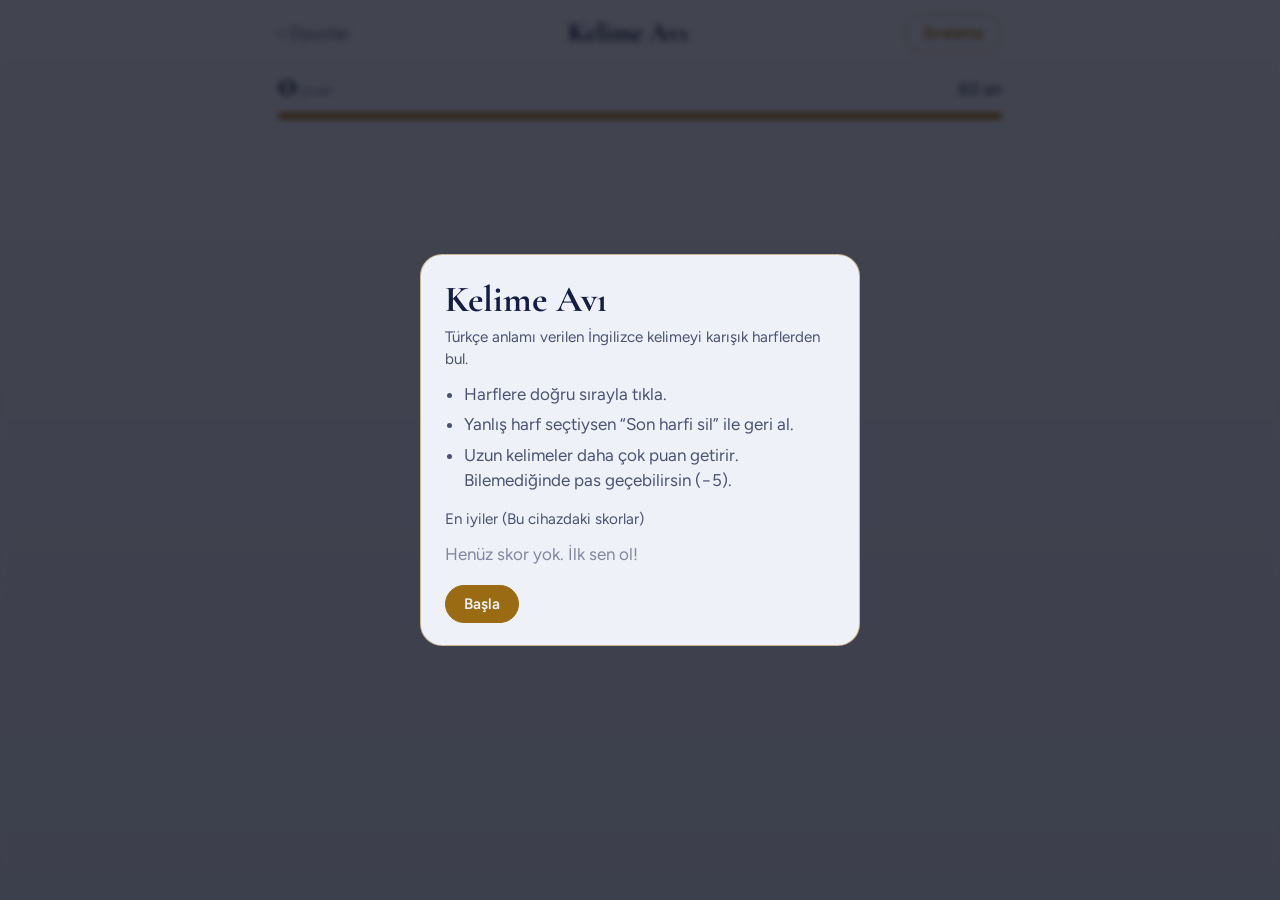
<file: oyunlar/kelime.html>
<!DOCTYPE html>
<html lang="tr">
<head>
<meta charset="utf-8">
<meta name="viewport" content="width=device-width, initial-scale=1, viewport-fit=cover">
<title>Kelime Avı | Baykuş</title>
<link rel="icon" href="data:image/svg+xml,<svg xmlns=%22http://www.w3.org/2000/svg%22 viewBox=%220 0 100 100%22><text y=%22.9em%22 font-size=%2290%22>🦉</text></svg>">
<link rel="preconnect" href="https://fonts.googleapis.com">
<link rel="preconnect" href="https://fonts.gstatic.com" crossorigin>
<link href="https://fonts.googleapis.com/css2?family=Cormorant+Garamond:wght@600;700&family=Figtree:wght@400;500;600;700&display=swap" rel="stylesheet">
<link rel="stylesheet" href="ortak/oyun.css">
<script src="ortak/ayarlar.js"></script>
<script src="ortak/oyun.js"></script>
<style>
.ipucu{text-align:center;max-width:460px}
.ipucu .m{font-family:var(--serif);font-weight:700;font-size:clamp(1.8rem,7vw,2.5rem);line-height:1.1;color:var(--gold)}
.ipucu .k{color:var(--ink-faint);font-size:.9rem;margin-top:4px}
.yuvalar,.harfler{display:flex;gap:7px;flex-wrap:wrap;justify-content:center;max-width:560px}
.yuva{width:clamp(30px,9vw,46px);aspect-ratio:1;border-bottom:2.5px solid var(--gold-line);display:grid;place-items:center;font-weight:700;font-size:clamp(1.1rem,5vw,1.6rem)}
.yuvalar.dogru .yuva{color:var(--good);border-color:var(--good)}
.yuvalar.cevap .yuva{color:var(--ink-faint)}
.harf{width:clamp(38px,11vw,54px);aspect-ratio:1;border-radius:12px;border:1.5px solid var(--gold-line);background:var(--surface);font-weight:700;font-size:clamp(1.1rem,5vw,1.5rem)}
.harf:hover:not(:disabled){border-color:var(--gold)}
.harf:disabled{opacity:.2;cursor:default}
</style>
</head>
<body>
<script>
const KELIMELER = [{"w": "Solitude", "m": "Kendi başına kalma"}, {"w": "Resilience", "m": "Dayanıklılık"}, {"w": "Yearning", "m": "Derin özlem"}, {"w": "Longing", "m": "Hasret"}, {"w": "Vellichor", "m": "Eski kitapçı büyüsü"}, {"w": "Solivagant", "m": "Yalnız gezgin"}, {"w": "Serendipity", "m": "Mutlu tesadüf"}, {"w": "Ephemeral", "m": "Kısa ömürlü"}, {"w": "Petrichor", "m": "Yağmur kokusu"}, {"w": "Sonder", "m": "Herkesin bir hikâyesi var hissi"}, {"w": "Nostalgia", "m": "Nostalji"}, {"w": "Melancholy", "m": "Hüzün"}, {"w": "Euphoria", "m": "Coşku"}, {"w": "Eloquent", "m": "Etkili konuşan"}, {"w": "Ineffable", "m": "Tarifsiz"}, {"w": "Luminous", "m": "Işıl ışıl"}, {"w": "Wanderlust", "m": "Gezme tutkusu"}, {"w": "Ethereal", "m": "Dünya dışı zarafet"}, {"w": "Serene", "m": "Dingin"}, {"w": "Epiphany", "m": "Aydınlanma anı"}, {"w": "Limerence", "m": "Saplantılı aşk"}, {"w": "Halcyon", "m": "Huzurlu ve mutlu (geçmiş)"}, {"w": "Sanguine", "m": "İyimser"}, {"w": "Tenacity", "m": "Azim"}, {"w": "Benevolent", "m": "Hayırsever"}, {"w": "Candor", "m": "Açık sözlülük"}, {"w": "Empathy", "m": "Empati"}, {"w": "Gratitude", "m": "Minnettarlık"}, {"w": "Perseverance", "m": "Sebat"}, {"w": "Solace", "m": "Teselli"}, {"w": "Tranquility", "m": "Sükûnet"}, {"w": "Reverie", "m": "Hayale dalma"}, {"w": "Mellifluous", "m": "Kulağa tatlı gelen"}, {"w": "Enigma", "m": "Muamma"}, {"w": "Labyrinth", "m": "Labirent"}, {"w": "Catharsis", "m": "Arınma"}, {"w": "Ubiquitous", "m": "Her yerde olan"}, {"w": "Pensive", "m": "Dalgın"}, {"w": "Wistful", "m": "Buruk"}, {"w": "Zenith", "m": "Doruk"}, {"w": "Oblivion", "m": "Unutuluş"}, {"w": "Cherish", "m": "Değer vermek"}, {"w": "Linger", "m": "Oyalanmak, sürmek"}, {"w": "Embrace", "m": "Kucaklamak"}, {"w": "Flourish", "m": "Serpilmek"}, {"w": "Ponder", "m": "Uzun uzun düşünmek"}, {"w": "Aurora", "m": "Kutup ışıkları"}, {"w": "Epoch", "m": "Çağ"}, {"w": "Bliss", "m": "Saf mutluluk"}, {"w": "Whimsical", "m": "Hoş bir şekilde tuhaf"}];
let api, kelime = "", harfler = [], secili = [], seri = 0, cozulen = 0, kilit = false, son = [];
function yeni(){
  const maks = cozulen < 3 ? 6 : cozulen < 7 ? 8 : 20;
  let aday = KELIMELER.filter(k => k.w.length <= maks && !son.includes(k.w));
  if(!aday.length) aday = KELIMELER;
  const k = aday[Math.floor(Math.random()*aday.length)];
  son.push(k.w); if(son.length > 15) son.shift();
  kelime = k.w.toLocaleUpperCase("en");
  do { harfler = karistir([...kelime]); } while(harfler.join("") === kelime);
  secili = []; kilit = false;
  api.sahne.innerHTML = `<div class="ipucu"><div class="m">${k.m}</div><div class="k">${kelime.length} harfli İngilizce kelime</div></div>
    <div class="yuvalar" id="yuva">${[...kelime].map(() => '<span class="yuva"></span>').join("")}</div>
    <div class="harfler">${harfler.map((h, i) => `<button class="harf" data-i="${i}">${h}</button>`).join("")}</div>
    <div class="arac"><button class="bk-d" id="sil">Son harfi sil</button><button class="bk-d" id="pas">Pas geç (−5)</button></div>`;
}
function yuvaCiz(){ api.sahne.querySelectorAll(".yuva").forEach((y, i) => y.textContent = secili[i] !== undefined ? harfler[secili[i]] : ""); }
function harfSec(btn){
  if(!api.calisiyor || kilit) return;
  secili.push(+btn.dataset.i); btn.disabled = true; yuvaCiz();
  if(secili.length < kelime.length) return;
  const yaz = secili.map(i => harfler[i]).join(""), yv = document.getElementById("yuva");
  kilit = true;
  if(yaz === kelime){
    seri++; cozulen++; api.seri(seri); yv.classList.add("dogru");
    api.puanEkle(kelime.length*4 + Math.min(seri - 1, 5)*3, yv); setTimeout(yeni, 450);
  } else {
    seri = 0; api.seri(0); api.sars(yv);
    setTimeout(() => { secili = []; yuvaCiz(); api.sahne.querySelectorAll(".harf").forEach(b => b.disabled = false); kilit = false; }, 500);
  }
}
BaykusOyun({
  id:"kelime", ad:"Kelime Avı", sure:60,
  aciklama:"Türkçe anlamı verilen İngilizce kelimeyi karışık harflerden bul.",
  nasil:["Harflere doğru sırayla tıkla.","Yanlış harf seçtiysen “Son harfi sil” ile geri al.","Uzun kelimeler daha çok puan getirir. Bilemediğinde pas geçebilirsin (−5)."],
  kur(a){ api = a;
    a.sahne.addEventListener("click", e => {
      const h = e.target.closest(".harf"); if(h) return harfSec(h);
      if(!api.calisiyor || kilit) return;
      if(e.target.closest("#sil") && secili.length){ const i = secili.pop(); api.sahne.querySelector(`.harf[data-i="${i}"]`).disabled = false; yuvaCiz(); }
      if(e.target.closest("#pas")){
        kilit = true; seri = 0; api.seri(0); api.puanEkle(-5, e.target);
        const yv = document.getElementById("yuva"); yv.classList.add("cevap");
        yv.querySelectorAll(".yuva").forEach((y, i) => y.textContent = kelime[i]);
        setTimeout(yeni, 900);
      }
    });
    cozulen = 0; yeni(); kilit = true; },
  basla(){ cozulen = 0; seri = 0; son = []; yeni(); },
  bitti(){ kilit = true; }
});
</script>
</body>
</html>
</file>
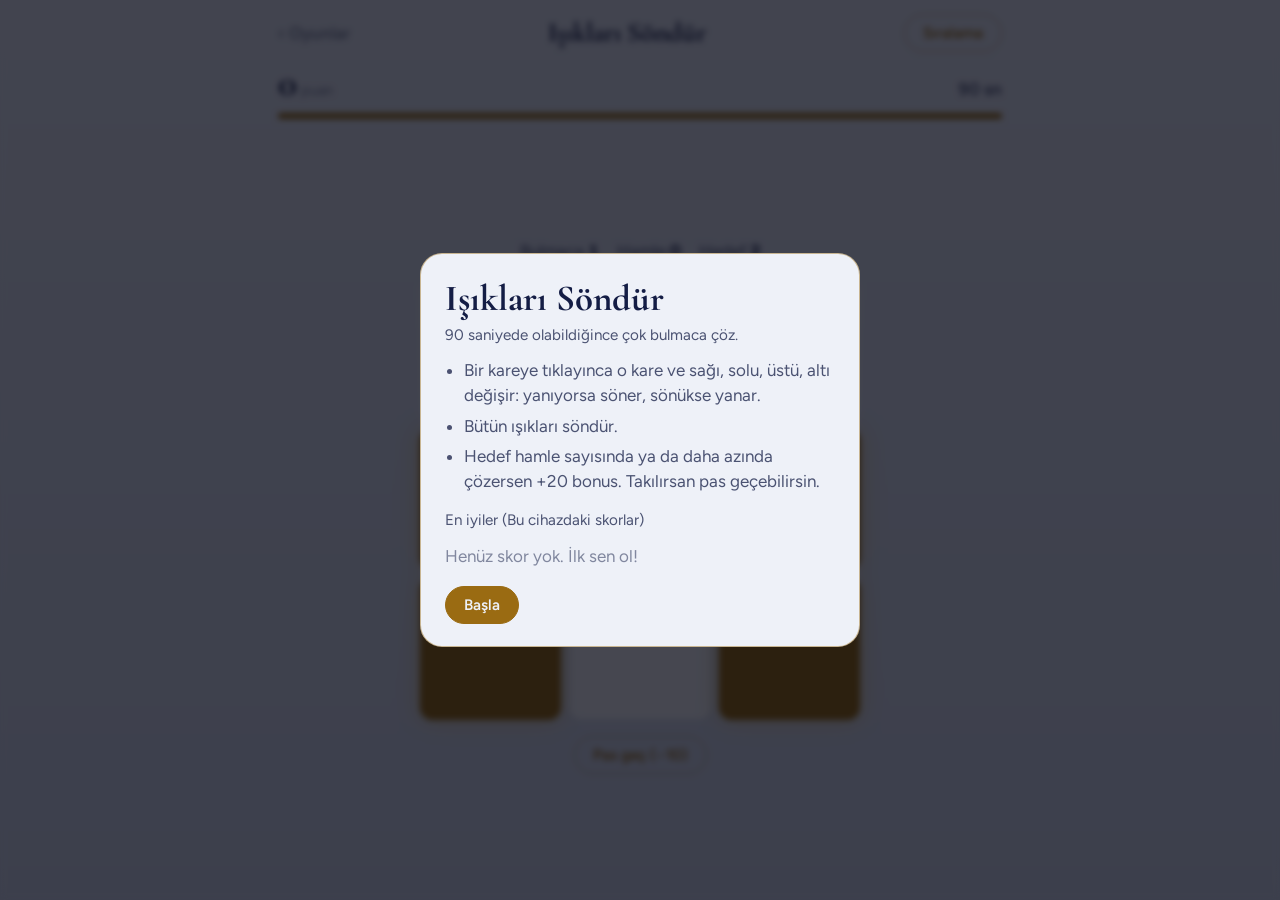
<file: oyunlar/mantik.html>
<!DOCTYPE html>
<html lang="tr">
<head>
<meta charset="utf-8">
<meta name="viewport" content="width=device-width, initial-scale=1, viewport-fit=cover">
<title>Işıkları Söndür | Baykuş</title>
<link rel="icon" href="data:image/svg+xml,<svg xmlns=%22http://www.w3.org/2000/svg%22 viewBox=%220 0 100 100%22><text y=%22.9em%22 font-size=%2290%22>🦉</text></svg>">
<link rel="preconnect" href="https://fonts.googleapis.com">
<link rel="preconnect" href="https://fonts.gstatic.com" crossorigin>
<link href="https://fonts.googleapis.com/css2?family=Cormorant+Garamond:wght@600;700&family=Figtree:wght@400;500;600;700&display=swap" rel="stylesheet">
<link rel="stylesheet" href="ortak/oyun.css">
<script src="ortak/ayarlar.js"></script>
<script src="ortak/oyun.js"></script>
<style>
.bilgi{color:var(--ink-soft);display:flex;gap:18px;justify-content:center;flex-wrap:wrap;font-variant-numeric:tabular-nums}.bilgi b{color:var(--ink)}
.izgara{display:grid;grid-template-columns:repeat(var(--n),1fr);gap:8px;width:min(100%,440px,calc(100dvh - 300px))}
.isik{aspect-ratio:1;border-radius:12px;border:1.5px solid var(--surface-2);background:var(--surface);transition:background .15s,box-shadow .15s,border-color .15s}
.isik.on{background:var(--gold);border-color:var(--gold);box-shadow:0 0 22px rgba(231,192,99,.55)}
.isik:hover{border-color:var(--gold-line)}
.izgara.coz .isik{background:var(--good);border-color:var(--good);box-shadow:none}
</style>
</head>
<body>
<script>
let api, n = 3, grid = [], hamle = 0, hedef = 0, seviye = 0, kilit = false;
function bas(i){
  const x = i % n, y = Math.floor(i/n);
  [[0,0],[1,0],[-1,0],[0,1],[0,-1]].forEach(([dx, dy]) => { const X = x + dx, Y = y + dy; if(X >= 0 && X < n && Y >= 0 && Y < n) grid[Y*n + X] ^= 1; });
}
function yeni(){
  n = [3, 3, 4, 4, 5][Math.min(seviye, 4)];
  grid = Array(n*n).fill(0);
  hedef = Math.min(n*n - 2, 2 + seviye);
  karistir([...Array(n*n).keys()]).slice(0, hedef).forEach(bas);
  if(grid.every(v => !v)) return yeni();
  hamle = 0; kilit = false; ciz(true);
}
function ciz(tam){
  if(tam){
    api.sahne.innerHTML = `<div class="bilgi" id="bilgi"></div>
      <div class="izgara" style="--n:${n}">${grid.map((v, i) => `<button class="isik" data-i="${i}" aria-label="Işık ${i + 1}"></button>`).join("")}</div>
      <div class="arac"><button class="bk-d" id="pas">Pas geç (−10)</button></div>`;
  }
  api.sahne.querySelectorAll(".isik").forEach((b, i) => b.classList.toggle("on", !!grid[i]));
  document.getElementById("bilgi").innerHTML = `<span>Bulmaca <b>${seviye + 1}</b></span><span>Hamle <b>${hamle}</b></span><span>Hedef <b>${hedef}</b></span>`;
}
function tikla(i){
  if(!api.calisiyor || kilit) return;
  bas(i); hamle++; ciz();
  if(grid.every(v => !v)){
    kilit = true;
    const iz = api.sahne.querySelector(".izgara"); iz.classList.add("coz");
    api.puanEkle(15*n + (hamle <= hedef ? 20 : 0), iz);
    api.sureEkle(n >= 4 ? 4 : 2, iz);
    seviye++; setTimeout(yeni, 600);
  }
}
BaykusOyun({
  id:"isik", ad:"Işıkları Söndür", sure:90,
  aciklama:"90 saniyede olabildiğince çok bulmaca çöz.",
  nasil:["Bir kareye tıklayınca o kare ve sağı, solu, üstü, altı değişir: yanıyorsa söner, sönükse yanar.","Bütün ışıkları söndür.","Hedef hamle sayısında ya da daha azında çözersen +20 bonus. Takılırsan pas geçebilirsin."],
  kur(a){ api = a;
    a.sahne.addEventListener("click", e => {
      const b = e.target.closest(".isik"); if(b) return tikla(+b.dataset.i);
      if(e.target.closest("#pas") && api.calisiyor && !kilit){ api.puanEkle(-10, e.target); yeni(); }
    });
    seviye = 0; yeni(); kilit = true; },
  basla(){ seviye = 0; yeni(); },
  bitti(){ kilit = true; }
});
</script>
</body>
</html>
</file>
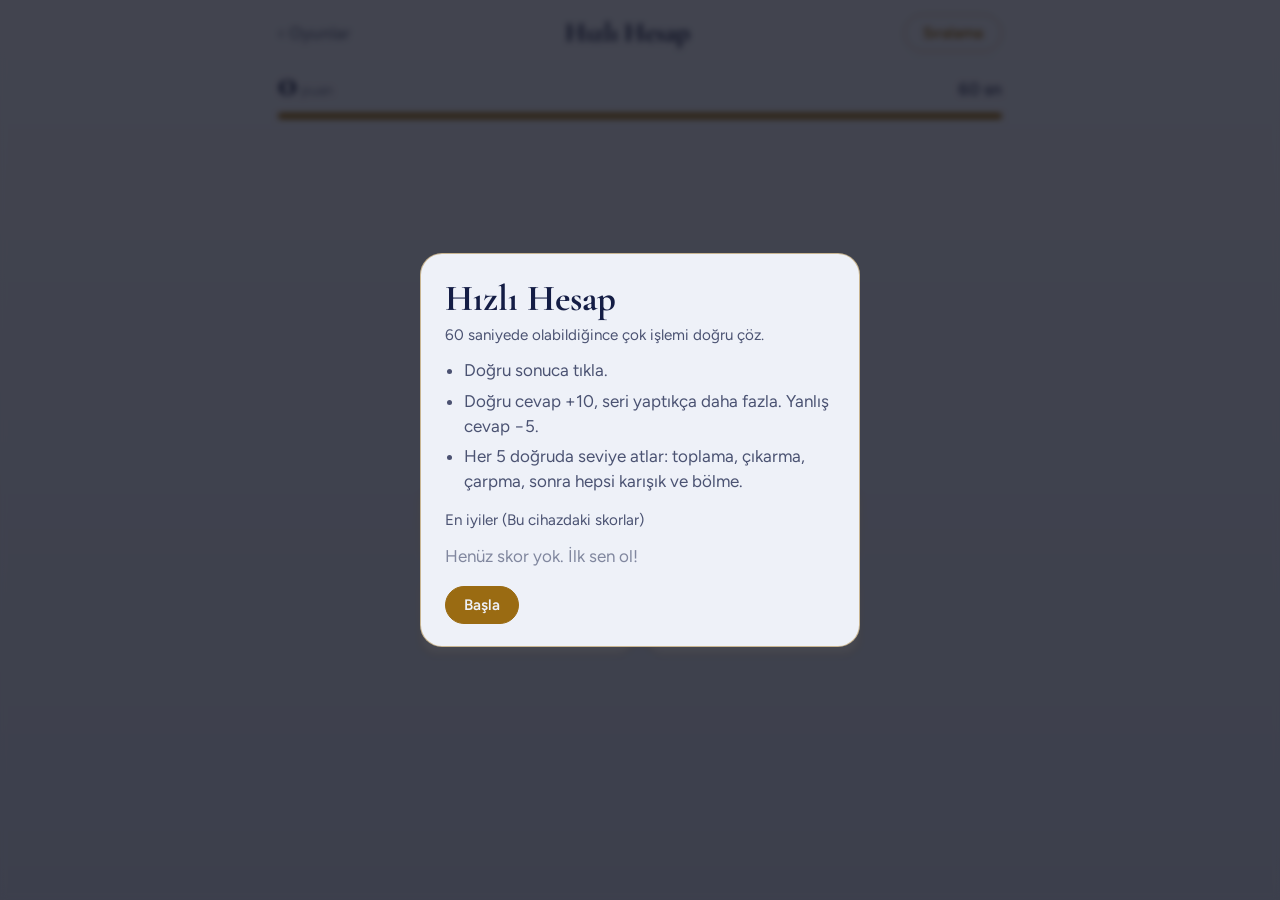
<file: oyunlar/matematik.html>
<!DOCTYPE html>
<html lang="tr">
<head>
<meta charset="utf-8">
<meta name="viewport" content="width=device-width, initial-scale=1, viewport-fit=cover">
<title>Hızlı Hesap | Baykuş</title>
<link rel="icon" href="data:image/svg+xml,<svg xmlns=%22http://www.w3.org/2000/svg%22 viewBox=%220 0 100 100%22><text y=%22.9em%22 font-size=%2290%22>🦉</text></svg>">
<link rel="preconnect" href="https://fonts.googleapis.com">
<link rel="preconnect" href="https://fonts.gstatic.com" crossorigin>
<link href="https://fonts.googleapis.com/css2?family=Cormorant+Garamond:wght@600;700&family=Figtree:wght@400;500;600;700&display=swap" rel="stylesheet">
<link rel="stylesheet" href="ortak/oyun.css">
<script src="ortak/ayarlar.js"></script>
<script src="ortak/oyun.js"></script>
<style>
.soru{font-family:var(--serif);font-weight:700;font-size:clamp(3rem,14vw,5.2rem);line-height:1;font-variant-numeric:tabular-nums;text-align:center}
.seviye{color:var(--ink-faint);font-size:.9rem;margin-top:-6px}
.cevaplar{display:grid;grid-template-columns:1fr 1fr;gap:12px;width:min(100%,440px)}
.cvp{font-size:1.7rem;font-weight:700;padding:18px 0;border-radius:16px;border:1.5px solid var(--gold-line);background:var(--surface);font-variant-numeric:tabular-nums}
.cvp:hover:not(:disabled){border-color:var(--gold)}
.cvp.dogru{background:var(--good);border-color:var(--good);color:#fff}
.cvp.yanlis{background:var(--bad);border-color:var(--bad);color:#fff}
</style>
</head>
<body>
<script>
let api, dogruSay = 0, seri = 0, cevap = 0, kilit = false;
const r = (a, b) => a + Math.floor(Math.random()*(b - a + 1));
function soruUret(){
  const sev = Math.min(5, 1 + Math.floor(dogruSay/5));
  let a, b, op;
  const tip = sev === 1 ? "+" : sev === 2 ? (Math.random() < .5 ? "+" : "−") : sev === 3 ? "×" :
              sev === 4 ? ["+", "−", "×"][r(0, 2)] : ["+", "−", "×", "÷"][r(0, 3)];
  if(tip === "+"){ const m = sev < 4 ? 20 : 99; a = r(2, m); b = r(2, m); cevap = a + b; }
  if(tip === "−"){ const m = sev < 4 ? 30 : 120; a = r(5, m); b = r(1, a - 1); cevap = a - b; }
  if(tip === "×"){ const m = sev < 5 ? 9 : 12; a = r(2, m); b = r(2, m); cevap = a*b; }
  if(tip === "÷"){ b = r(2, 12); cevap = r(2, 12); a = b*cevap; }
  op = tip;
  const sec = new Set([cevap]);
  const yakin = tip === "×" ? [a, b, -a, -b, 1, -1, 10] : [1, -1, 2, -2, 10, -10, 3];
  while(sec.size < 4){ const d = cevap + yakin[r(0, yakin.length - 1)]*(Math.random() < .2 ? 2 : 1); if(d >= 0) sec.add(d); }
  api.sahne.innerHTML = `<div class="soru">${a} ${op} ${b}</div><div class="seviye">Seviye ${sev}</div>
    <div class="cevaplar">${karistir([...sec]).map(v => `<button class="cvp" data-v="${v}">${v}</button>`).join("")}</div>`;
  kilit = false;
}
function sec(btn){
  if(!api.calisiyor || kilit) return;
  kilit = true;
  const ok = +btn.dataset.v === cevap;
  if(ok){
    seri++; dogruSay++; api.seri(seri); btn.classList.add("dogru");
    api.puanEkle(10 + Math.min(seri - 1, 5)*2, btn); setTimeout(soruUret, 220);
  } else {
    seri = 0; api.seri(0); btn.classList.add("yanlis");
    api.sahne.querySelector(`[data-v="${cevap}"]`).classList.add("dogru");
    api.puanEkle(-5, btn); api.sars(api.sahne.querySelector(".soru")); setTimeout(soruUret, 700);
  }
}
BaykusOyun({
  id:"hesap", ad:"Hızlı Hesap", sure:60,
  aciklama:"60 saniyede olabildiğince çok işlemi doğru çöz.",
  nasil:["Doğru sonuca tıkla.","Doğru cevap +10, seri yaptıkça daha fazla. Yanlış cevap −5.","Her 5 doğruda seviye atlar: toplama, çıkarma, çarpma, sonra hepsi karışık ve bölme."],
  kur(a){ api = a; a.sahne.addEventListener("click", e => { const b = e.target.closest(".cvp"); if(b) sec(b); }); dogruSay = 0; soruUret(); kilit = true; },
  basla(){ dogruSay = 0; seri = 0; soruUret(); },
  bitti(){ kilit = true; }
});
</script>
</body>
</html>
</file>
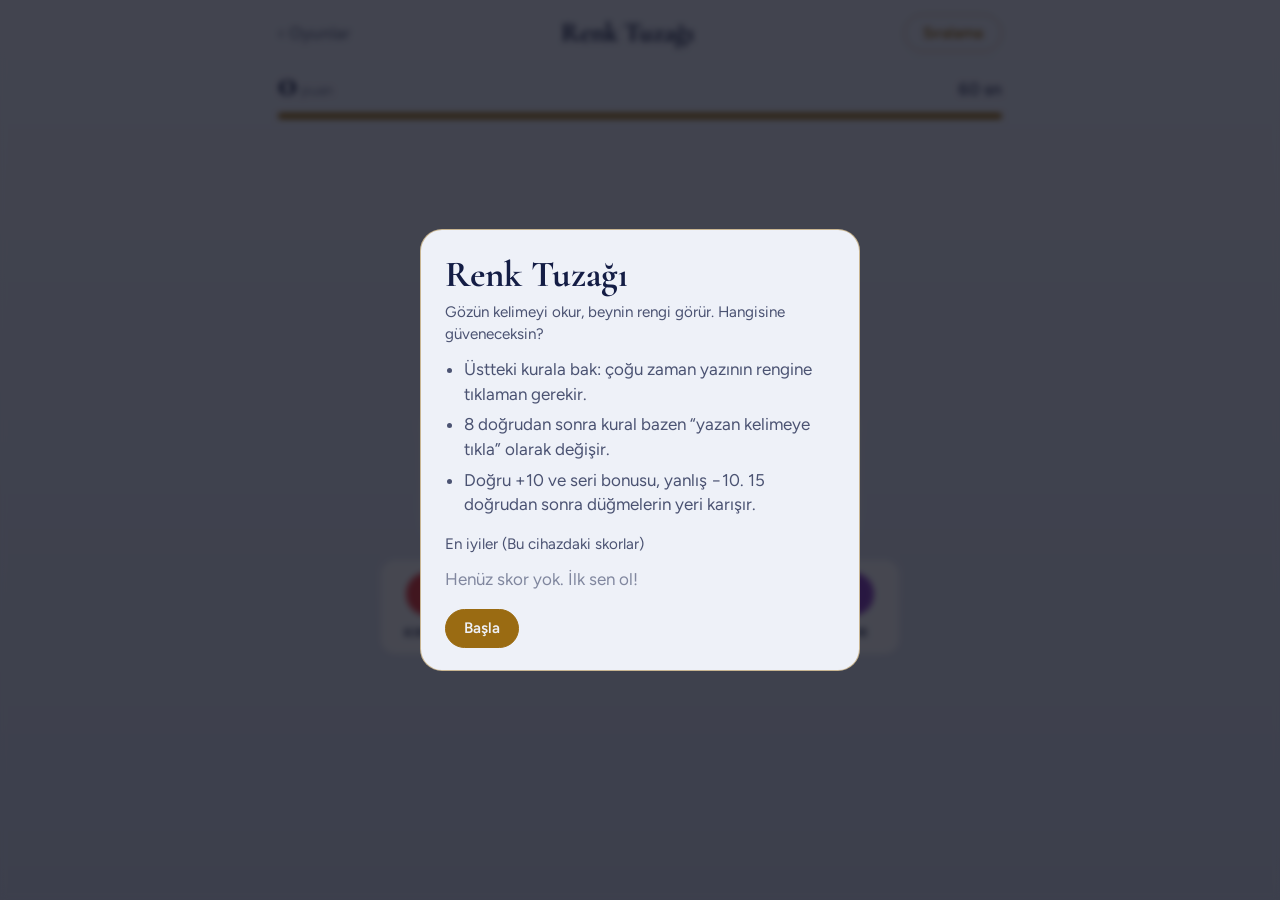
<file: oyunlar/renk.html>
<!DOCTYPE html>
<html lang="tr">
<head>
<meta charset="utf-8">
<meta name="viewport" content="width=device-width, initial-scale=1, viewport-fit=cover">
<title>Renk Tuzağı | Baykuş</title>
<link rel="icon" href="data:image/svg+xml,<svg xmlns=%22http://www.w3.org/2000/svg%22 viewBox=%220 0 100 100%22><text y=%22.9em%22 font-size=%2290%22>🦉</text></svg>">
<link rel="preconnect" href="https://fonts.googleapis.com">
<link rel="preconnect" href="https://fonts.gstatic.com" crossorigin>
<link href="https://fonts.googleapis.com/css2?family=Cormorant+Garamond:wght@600;700&family=Figtree:wght@400;500;600;700&display=swap" rel="stylesheet">
<link rel="stylesheet" href="ortak/oyun.css">
<script src="ortak/ayarlar.js"></script>
<script src="ortak/oyun.js"></script>
<style>
.kural{font-weight:600;color:var(--ink-soft);text-align:center;font-size:1.1rem}
.kural b{color:var(--ink);font-size:1.25rem}
.kart{width:min(100%,440px);padding:34px 10px;border-radius:22px;background:var(--surface);border:1.5px solid var(--surface-2);text-align:center}
.kelime{font-weight:800;font-size:clamp(2.6rem,13vw,4.4rem);letter-spacing:.04em;line-height:1}
.renkler{display:grid;grid-template-columns:repeat(5,1fr);gap:10px;width:min(100%,520px)}
.rb{display:flex;flex-direction:column;align-items:center;gap:8px;padding:12px 4px;border-radius:16px;border:1.5px solid var(--surface-2);background:var(--surface);font-weight:700;font-size:.8rem;color:var(--ink-soft)}
.rb:hover:not(:disabled){border-color:var(--gold)}
.rb i{width:clamp(30px,9vw,44px);aspect-ratio:1;border-radius:50%;display:block}
.rb.dogru{border-color:var(--good);box-shadow:0 0 0 2px var(--good) inset}
.rb.yanlis{border-color:var(--bad);box-shadow:0 0 0 2px var(--bad) inset}
@media (max-width:380px){.rb{font-size:.68rem}}
</style>
</head>
<body>
<script>
const RENK = [{ad:"KIRMIZI",c:"#e5484d"},{ad:"MAVİ",c:"#3e8ef7"},{ad:"YEŞİL",c:"#2f9e62"},{ad:"SARI",c:"#d9a400"},{ad:"MOR",c:"#8e4ec6"}];
let api, kural = "renk", hedef = 0, sira = [0,1,2,3,4], dogruSay = 0, seri = 0, kilit = false;
const r = n => Math.floor(Math.random()*n);
function yeni(){
  kural = dogruSay >= 8 && Math.random() < .4 ? "kelime" : "renk";
  const yazi = r(5); let murekkep = r(5);
  if(murekkep === yazi && Math.random() < .8) murekkep = (murekkep + 1 + r(4)) % 5;
  hedef = kural === "renk" ? murekkep : yazi;
  if(dogruSay >= 15) sira = karistir(sira);
  api.sahne.innerHTML = `<div class="kural">${kural === "renk" ? "Yazının <b>RENGİNE</b> tıkla" : "Yazan <b>KELİMEYE</b> tıkla"}</div>
    <div class="kart" id="kart"><div class="kelime" style="color:${RENK[murekkep].c}">${RENK[yazi].ad}</div></div>
    <div class="renkler">${sira.map(i => `<button class="rb" data-i="${i}"><i style="background:${RENK[i].c}"></i>${RENK[i].ad}</button>`).join("")}</div>`;
  kilit = false;
}
function sec(btn){
  if(!api.calisiyor || kilit) return;
  kilit = true;
  if(+btn.dataset.i === hedef){
    seri++; dogruSay++; api.seri(seri); btn.classList.add("dogru");
    api.puanEkle(10 + Math.min(seri - 1, 5)*2 + (kural === "kelime" ? 5 : 0), btn); setTimeout(yeni, 180);
  } else {
    seri = 0; api.seri(0); btn.classList.add("yanlis");
    api.sahne.querySelector(`.rb[data-i="${hedef}"]`).classList.add("dogru");
    api.puanEkle(-10, btn); api.sars(document.getElementById("kart")); setTimeout(yeni, 650);
  }
}
BaykusOyun({
  id:"renk", ad:"Renk Tuzağı", sure:60,
  aciklama:"Gözün kelimeyi okur, beynin rengi görür. Hangisine güveneceksin?",
  nasil:["Üstteki kurala bak: çoğu zaman yazının rengine tıklaman gerekir.","8 doğrudan sonra kural bazen “yazan kelimeye tıkla” olarak değişir.","Doğru +10 ve seri bonusu, yanlış −10. 15 doğrudan sonra düğmelerin yeri karışır."],
  kur(a){ api = a; a.sahne.addEventListener("click", e => { const b = e.target.closest(".rb"); if(b) sec(b); }); dogruSay = 0; yeni(); kilit = true; },
  basla(){ dogruSay = 0; seri = 0; sira = [0,1,2,3,4]; yeni(); },
  bitti(){ kilit = true; }
});
</script>
</body>
</html>
</file>
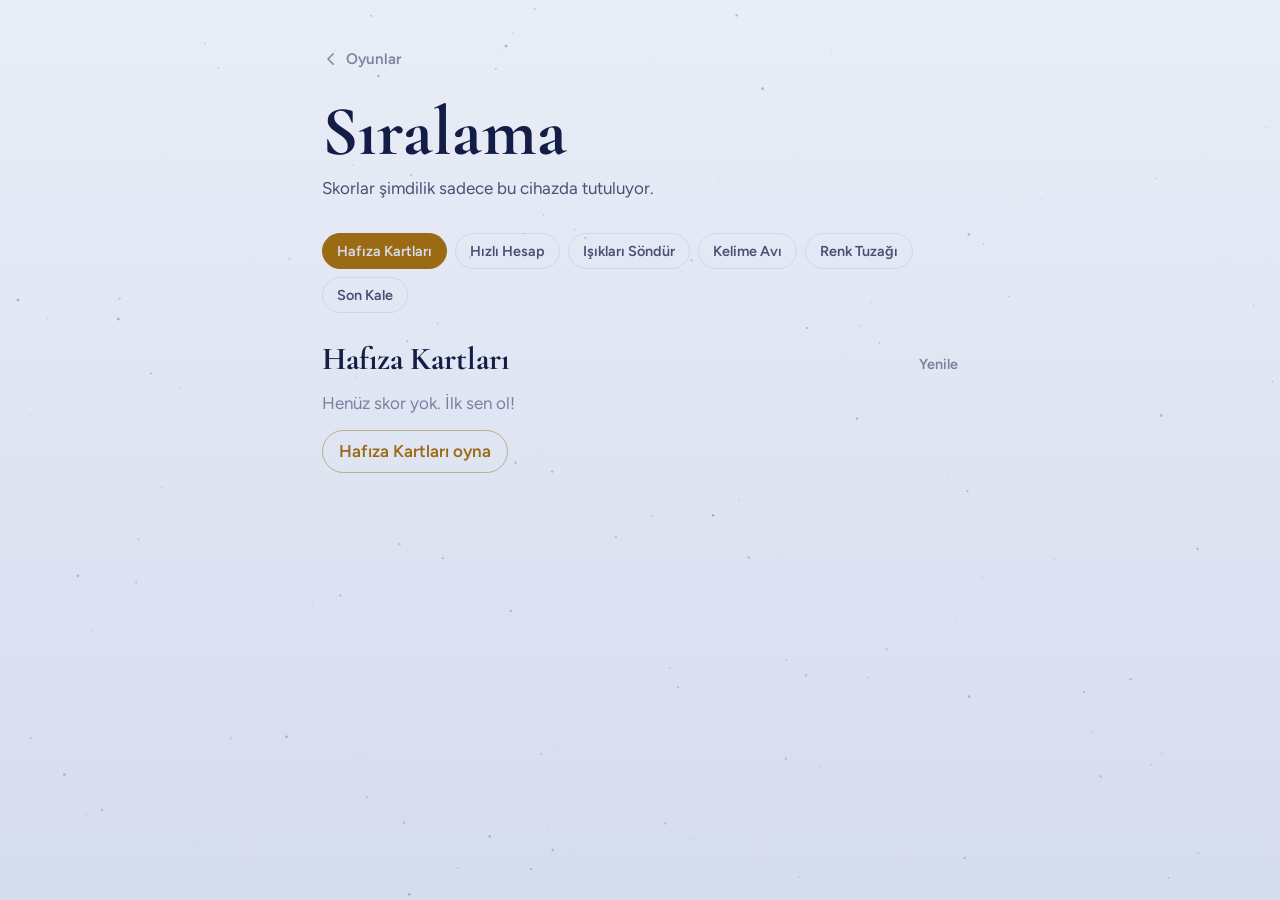
<file: oyunlar/siralama.html>
<!DOCTYPE html>
<html lang="tr">
<head>
<meta charset="utf-8">
<meta name="viewport" content="width=device-width, initial-scale=1, viewport-fit=cover">
<link rel="icon" href="data:image/svg+xml,<svg xmlns=%22http://www.w3.org/2000/svg%22 viewBox=%220 0 100 100%22><text y=%22.9em%22 font-size=%2290%22>🦉</text></svg>">
<link rel="preconnect" href="https://fonts.googleapis.com">
<link rel="preconnect" href="https://fonts.gstatic.com" crossorigin>
<link href="https://fonts.googleapis.com/css2?family=Cormorant+Garamond:wght@600;700&family=Figtree:wght@400;500;600;700&display=swap" rel="stylesheet">
<title>Sıralama | Baykuş</title>
<style>
:root{
  --bg:#0b1233; --bg-deep:#04071a; --ink:#f3eedf; --ink-soft:rgba(243,238,223,.74); --ink-faint:rgba(243,238,223,.5);
  --gold:#e7c063; --gold-line:rgba(231,192,99,.5); --surface:rgba(255,255,255,.05); --surface-2:rgba(255,255,255,.1);
  --serif:"Cormorant Garamond","Iowan Old Style",Georgia,"Times New Roman",serif;
  --sans:"Figtree",-apple-system,"Segoe UI",Roboto,Helvetica,Arial,sans-serif;
  color-scheme:dark;box-sizing:border-box;
  padding-top:env(safe-area-inset-top,0px);padding-bottom:env(safe-area-inset-bottom,0px);
}
@media (prefers-color-scheme: light){:root:not([data-theme="dark"]){
  --bg:#e9edf7; --bg-deep:#d5dcee; --ink:#141d45; --ink-soft:rgba(20,29,69,.75); --ink-faint:rgba(20,29,69,.5);
  --gold:#9a6b12; --gold-line:rgba(154,107,18,.45); --surface:rgba(255,255,255,.65); --surface-2:rgba(20,29,69,.08);
  color-scheme:light;}}
:root[data-theme="dark"]{
  --bg:#0b1233; --bg-deep:#04071a; --ink:#f3eedf; --ink-soft:rgba(243,238,223,.74); --ink-faint:rgba(243,238,223,.5);
  --gold:#e7c063; --gold-line:rgba(231,192,99,.5); --surface:rgba(255,255,255,.05); --surface-2:rgba(255,255,255,.1);
  color-scheme:dark;}
*,*::before,*::after{box-sizing:border-box}
html{min-height:100%;background:linear-gradient(180deg,var(--bg),var(--bg-deep)) fixed var(--bg-deep);scroll-padding-top:env(safe-area-inset-top,0px)}
body{margin:0;min-height:100%;color:var(--ink);
  font-family:var(--sans);font-size:17px;line-height:1.5;-webkit-font-smoothing:antialiased}
#sky{position:fixed;inset:0;width:100%;height:100%;z-index:0;pointer-events:none}
.wrap{position:relative;z-index:1;max-width:680px;margin:0 auto;padding:48px 22px 64px}
a{color:inherit}
:focus-visible{outline:2px solid var(--gold);outline-offset:3px;border-radius:6px}
.rows{list-style:none;margin:0;padding:0;border-top:1px solid var(--surface-2)}
.row{display:grid;grid-template-columns:56px 1fr auto;gap:18px;align-items:center;padding:22px 6px;
  border-bottom:1px solid var(--surface-2);text-decoration:none;transition:background .2s}
a.row:hover{background:var(--surface)}
.row .ic{width:56px;height:56px;border:1.5px solid var(--gold-line);border-radius:50%;display:grid;place-items:center;color:var(--gold)}
.row .ic svg{width:26px;height:26px}
.row h2{font-family:var(--serif);font-weight:700;font-size:2rem;line-height:1;margin:0 0 6px}
.row p{margin:0;color:var(--ink-soft);font-size:.98rem}
.row .go{color:var(--gold);width:22px;height:22px}
.row.soon{opacity:.6}
.pill{font-size:.78rem;font-weight:600;color:var(--gold);border:1px solid var(--gold-line);border-radius:999px;padding:3px 10px;white-space:nowrap}
.back{display:inline-flex;align-items:center;gap:6px;color:var(--ink-faint);text-decoration:none;font-weight:600;font-size:.95rem;margin-bottom:28px}
.back:hover{color:var(--gold)}
.back svg{width:18px;height:18px}
footer{margin-top:40px;color:var(--ink-faint);font-size:.85rem}
@media (max-width:420px){.row{grid-template-columns:44px 1fr auto;gap:14px}.row .ic{width:44px;height:44px}.row h2{font-size:1.7rem}}
@media (prefers-reduced-motion: reduce){*{transition:none!important}}
h1{font-family:var(--serif);font-weight:700;font-size:clamp(3rem,12vw,4.4rem);line-height:.95;margin:0}
.sub{color:var(--ink-soft);margin:10px 0 32px}
.sira-link{display:inline-flex;align-items:center;gap:8px;margin:-14px 0 28px;color:var(--gold);font-weight:600;text-decoration:none;border:1.5px solid var(--gold-line);border-radius:999px;padding:8px 16px}
.sira-link:hover{border-color:var(--gold)}
.sira-link svg{width:20px;height:20px}
.meta{display:flex;gap:8px;flex-wrap:wrap;margin-top:10px}
.meta span{font-size:.8rem;color:var(--ink-faint);border:1px solid var(--surface-2);border-radius:999px;padding:2px 10px}
.sekmeler{display:flex;gap:8px;flex-wrap:wrap;margin:0 0 22px}
.sek{font:600 .9rem var(--sans);color:var(--ink-soft);background:transparent;border:1.5px solid var(--surface-2);border-radius:999px;padding:8px 14px;cursor:pointer}
.sek[aria-selected="true"]{color:var(--bg-deep);background:var(--gold);border-color:var(--gold)}
.ust{display:flex;justify-content:space-between;align-items:baseline;gap:12px;margin-bottom:8px}
.ust h2{font-family:var(--serif);font-weight:700;font-size:2rem;margin:0}
.ust a{color:var(--gold);font-weight:600;text-decoration:none;white-space:nowrap}
.yenile{background:none;border:none;color:var(--ink-faint);font:600 .9rem var(--sans);cursor:pointer;padding:0}
.yenile:hover{color:var(--gold)}
#liste .bk-liste li{font-size:1.05rem;padding:11px 8px}
</style>
<script src="ortak/ayarlar.js"></script>
<script src="ortak/oyun.js"></script>
</head>
<body>
<canvas id="sky" aria-hidden="true"></canvas>
<div class="wrap">
  <a class="back" href="./"><svg viewBox="0 0 24 24" fill="none" stroke="currentColor" stroke-width="2" stroke-linecap="round" stroke-linejoin="round"><path d="m15 5-7 7 7 7"/></svg>Oyunlar</a>
  <h1>Sıralama</h1>
  <p class="sub" id="kapsam"></p>
  <div class="sekmeler" role="tablist" id="sekmeler"></div>
  <div class="ust"><h2 id="baslik"></h2><span><button class="yenile" id="yenile">Yenile</button></span></div>
  <div id="liste"></div>
  <p style="margin-top:22px"><a class="sira-link" id="oyna" href="#">Bu oyunu oyna</a></p>
</div>
<script>
const OYUNLAR = [
  {id:"hafiza", ad:"Hafıza Kartları", file:"hafiza.html"},
  {id:"hesap",  ad:"Hızlı Hesap",     file:"matematik.html"},
  {id:"isik",   ad:"Işıkları Söndür", file:"mantik.html"},
  {id:"kelime", ad:"Kelime Avı",      file:"kelime.html"},
  {id:"renk",   ad:"Renk Tuzağı",     file:"renk.html"},
  {id:"kale",   ad:"Son Kale",        file:"kale.html"}
];
let aktif = OYUNLAR.find(o => o.id === location.hash.slice(1)) || OYUNLAR[0];
document.getElementById("kapsam").textContent = BaykusSkor.UZAK
  ? `Sezon ${BaykusSkor.SEZON}. Her oyuncunun en iyi skoru görünür.`
  : "Skorlar şimdilik sadece bu cihazda tutuluyor.";
function goster(){
  document.querySelectorAll(".sek").forEach(b => b.setAttribute("aria-selected", b.dataset.id === aktif.id));
  document.getElementById("baslik").textContent = aktif.ad;
  document.getElementById("oyna").href = aktif.file;
  document.getElementById("oyna").textContent = aktif.ad + " oyna";
  BaykusSkor.listeyiDoldur(document.getElementById("liste"), aktif.id, 25);
}
document.getElementById("sekmeler").innerHTML = OYUNLAR.map(o => `<button class="sek" role="tab" data-id="${o.id}">${o.ad}</button>`).join("");
document.getElementById("sekmeler").onclick = e => { const b = e.target.closest(".sek"); if(!b) return; aktif = OYUNLAR.find(o => o.id === b.dataset.id); history.replaceState(null, "", "#" + aktif.id); goster(); };
document.getElementById("yenile").onclick = goster;
goster();
function drawSky(){
  const c=document.getElementById("sky"),dpr=devicePixelRatio||1;
  c.width=innerWidth*dpr;c.height=innerHeight*dpr;
  const x=c.getContext("2d");x.scale(dpr,dpr);
  const light=matchMedia("(prefers-color-scheme: light)").matches;
  let s=42;const r=()=>(s=(s*1103515245+12345)%2147483648)/2147483648;
  for(let i=0;i<160;i++){x.globalAlpha=(.25+r()*.75)*(light?.3:1);x.fillStyle=light?"#141d45":"#fff";x.beginPath();x.arc(r()*innerWidth,r()*innerHeight,.3+r()*1.1,0,Math.PI*2);x.fill();}
}
addEventListener("resize",drawSky);matchMedia("(prefers-color-scheme: light)").addEventListener("change",drawSky);drawSky();
</script>
</body>
</html>
</file>
<file: oyunlar/ortak/oyun.css>
/* Oyun sayfalarının ortak görünümü */
:root{
  --bg:#0b1233; --bg-deep:#04071a; --ink:#f3eedf; --ink-soft:rgba(243,238,223,.74); --ink-faint:rgba(243,238,223,.5);
  --gold:#e7c063; --gold-line:rgba(231,192,99,.5); --surface:rgba(255,255,255,.06); --surface-2:rgba(255,255,255,.12);
  --good:#30a46c; --bad:#e5484d;
  --serif:"Cormorant Garamond","Iowan Old Style",Georgia,"Times New Roman",serif;
  --sans:"Figtree",-apple-system,"Segoe UI",Roboto,Helvetica,Arial,sans-serif;
  color-scheme:dark;box-sizing:border-box;
  padding-top:env(safe-area-inset-top,0px);padding-bottom:env(safe-area-inset-bottom,0px);
}
@media (prefers-color-scheme: light){:root:not([data-theme="dark"]){
  --bg:#e9edf7; --bg-deep:#d5dcee; --ink:#141d45; --ink-soft:rgba(20,29,69,.75); --ink-faint:rgba(20,29,69,.5);
  --gold:#9a6b12; --gold-line:rgba(154,107,18,.45); --surface:rgba(255,255,255,.75); --surface-2:rgba(20,29,69,.1);
  --good:#218358; --bad:#ce2c31; color-scheme:light;}}
:root[data-theme="dark"]{
  --bg:#0b1233; --bg-deep:#04071a; --ink:#f3eedf; --ink-soft:rgba(243,238,223,.74); --ink-faint:rgba(243,238,223,.5);
  --gold:#e7c063; --gold-line:rgba(231,192,99,.5); --surface:rgba(255,255,255,.06); --surface-2:rgba(255,255,255,.12);
  --good:#30a46c; --bad:#e5484d; color-scheme:dark;}
*,*::before,*::after{box-sizing:border-box}
html{height:100%;background:linear-gradient(180deg,var(--bg),var(--bg-deep)) fixed var(--bg-deep)}
body{margin:0;height:100%;color:var(--ink);font-family:var(--sans);font-size:17px;line-height:1.45;-webkit-font-smoothing:antialiased;
  display:flex;flex-direction:column;overflow:hidden;user-select:none;-webkit-user-select:none;-webkit-tap-highlight-color:transparent}
button{font:inherit;color:inherit;cursor:pointer}
:focus-visible{outline:2px solid var(--gold);outline-offset:3px}
.bk-ust{display:flex;align-items:center;gap:12px;padding:14px 18px 6px;max-width:760px;width:100%;margin:0 auto}
.bk-geri{color:var(--ink-faint);text-decoration:none;font-weight:600;white-space:nowrap}
.bk-geri:hover{color:var(--gold)}
.bk-baslik{flex:1;margin:0;text-align:center;font-family:var(--serif);font-weight:700;font-size:clamp(1.2rem,5.4vw,1.7rem);line-height:1.1;white-space:nowrap;overflow:hidden;text-overflow:ellipsis}
.bk-hud{max-width:760px;width:100%;margin:6px auto 0;padding:0 18px;display:flex;align-items:baseline;justify-content:space-between;gap:12px}
.bk-puan{font-family:var(--serif);font-weight:700;font-size:2.4rem;line-height:1;font-variant-numeric:tabular-nums}
.bk-etk{color:var(--ink-faint);font-size:.9rem}
.bk-seri{color:var(--gold);font-weight:700}
.bk-kalan{color:var(--ink-soft);font-weight:600;font-variant-numeric:tabular-nums}
.bk-sure{height:6px;background:var(--surface-2);border-radius:3px;overflow:hidden;max-width:724px;width:calc(100% - 36px);margin:10px auto 0}
.bk-sure span{display:block;height:100%;background:var(--gold);transform-origin:left;transition:background .3s}
.bk-sure.az span{background:var(--bad)}
.bk-sahne{flex:1;min-height:0;display:flex;flex-direction:column;align-items:center;justify-content:center;padding:14px 16px 20px;gap:16px}
.bk-sars{animation:bksars .35s}
@keyframes bksars{20%,60%{transform:translateX(-7px)}40%,80%{transform:translateX(7px)}}
.arac{display:flex;gap:10px;justify-content:center;flex-wrap:wrap}
@media (prefers-reduced-motion: reduce){*{animation:none!important;transition:none!important}}
</file>
